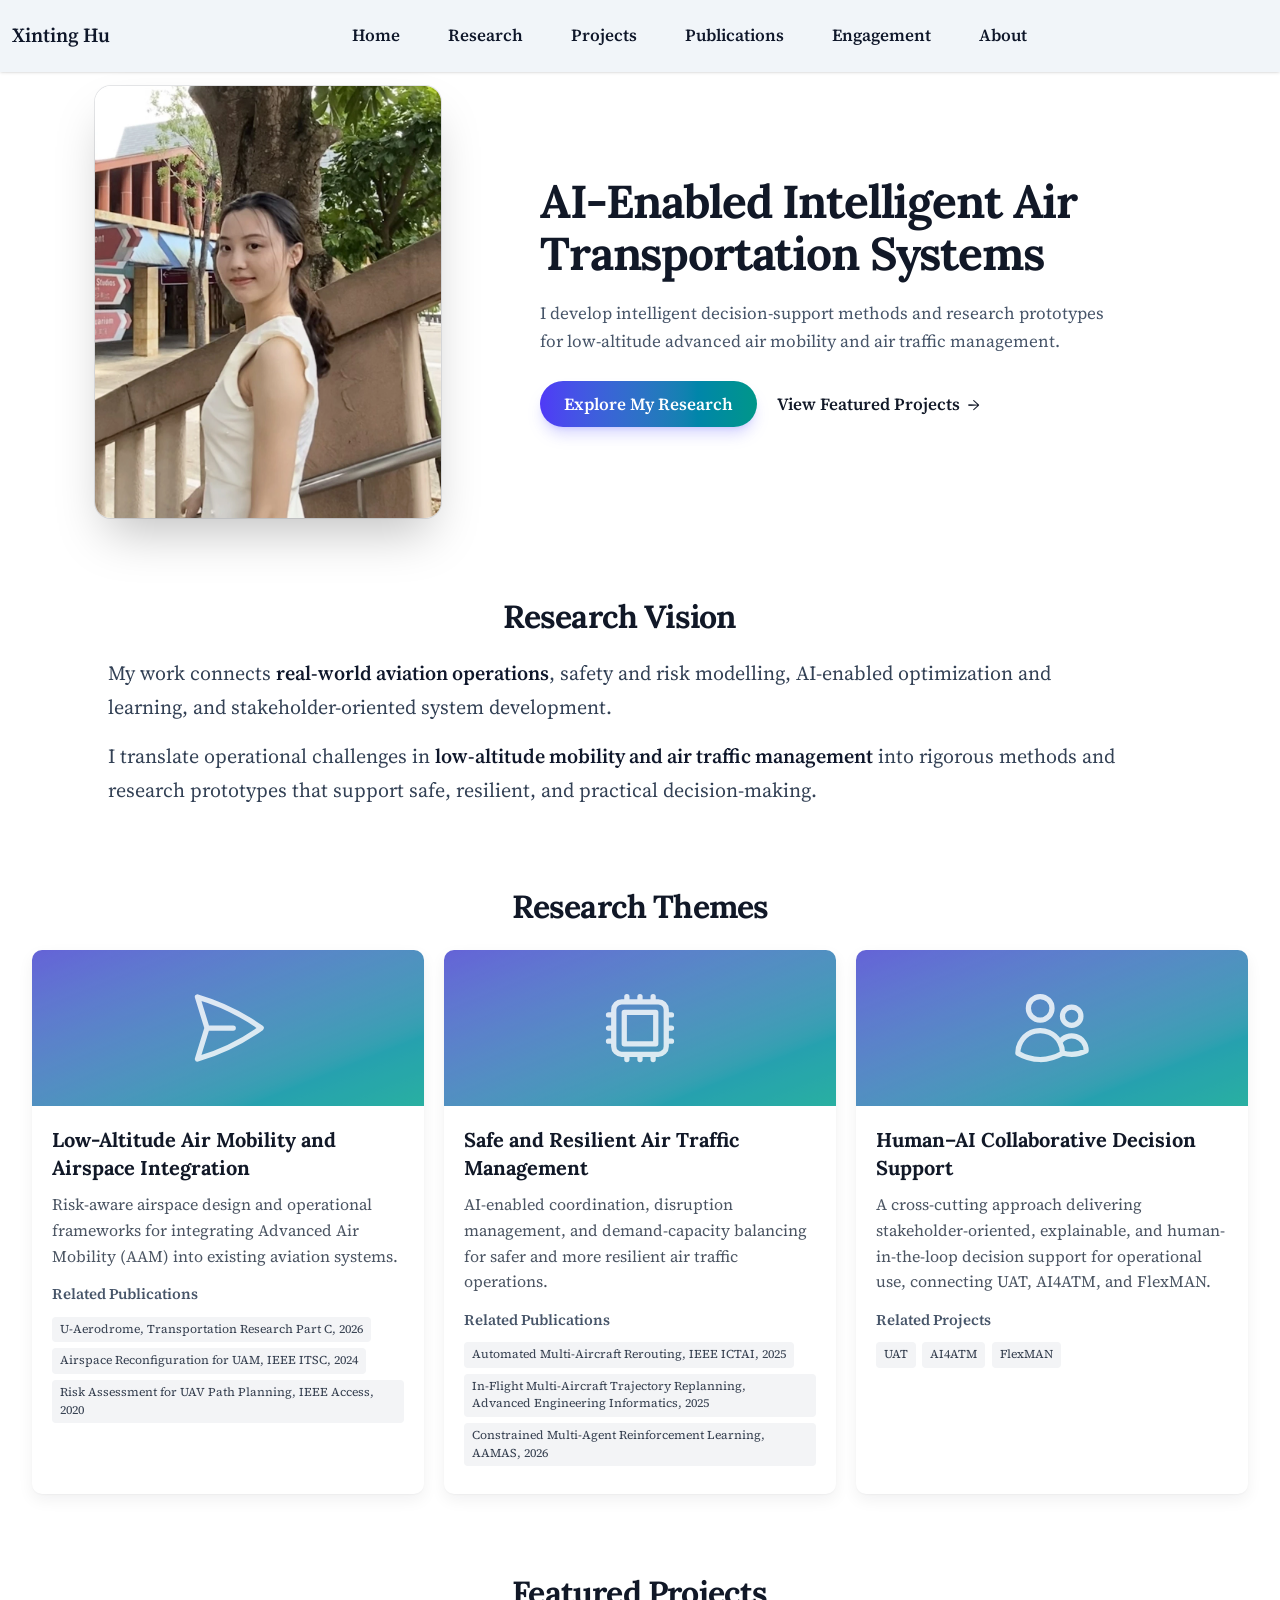
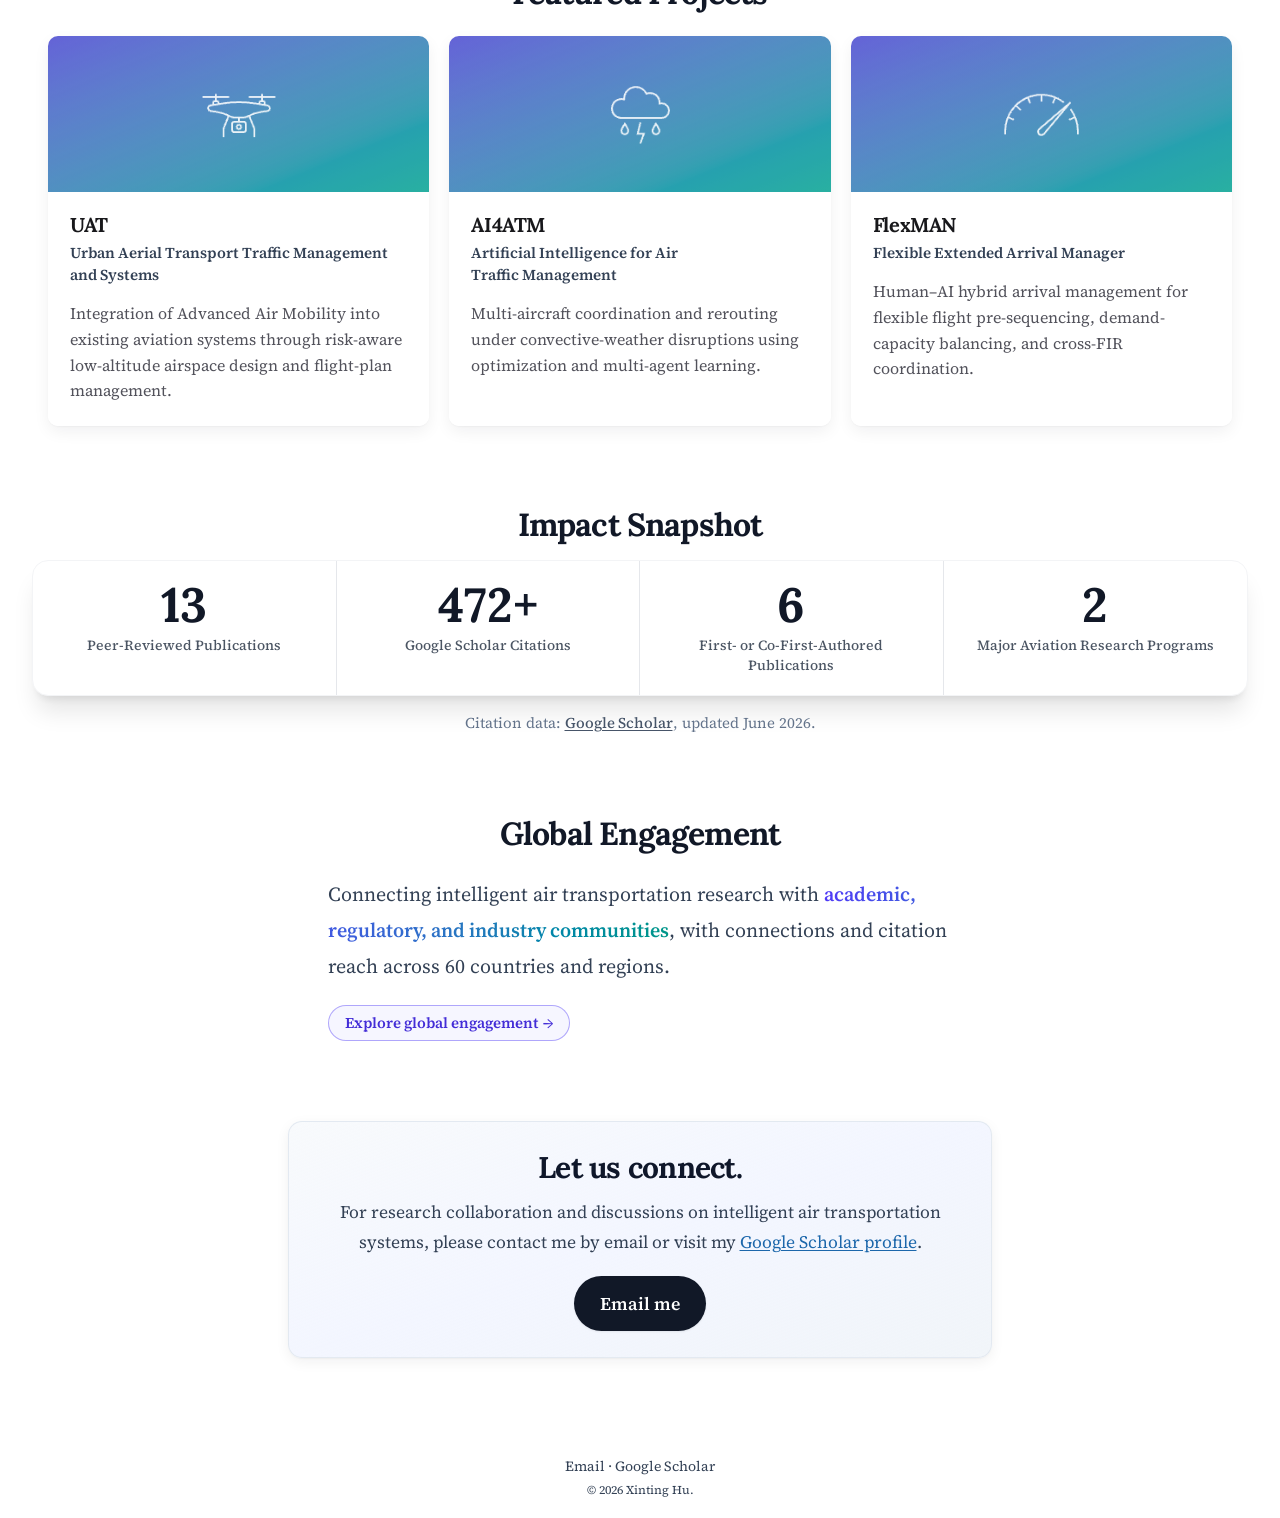
<file: index.html>
<!doctype html><html lang=en-us dir=ltr data-wc-theme-default=light data-hbb-relurl=/><head><meta charset=utf-8><meta name=viewport content="width=device-width,initial-scale=1"><meta http-equiv=X-UA-Compatible content="IE=edge"><meta name=generator content="Hugo Blox Kit 0.12.0"><script>try{localStorage.removeItem("wc-color-theme")}catch{}</script><meta name=author content="Xinting Hu"><meta name=description content="AI-enabled air transportation systems for safe, resilient, and human-centered operations."><link rel=alternate hreflang=en-us href=https://xintinghu.github.io/><style>:root{--color-primary-100:oklch(0.93 0.034 272.788);--color-primary-200:oklch(0.87 0.065 274.039);--color-primary-300:oklch(0.785 0.115 274.713);--color-primary-400:oklch(0.673 0.182 276.935);--color-primary-50:oklch(0.962 0.018 272.314);--color-primary-500:oklch(0.585 0.233 277.117);--color-primary-600:oklch(0.511 0.262 276.966);--color-primary-700:oklch(0.457 0.24 277.023);--color-primary-800:oklch(0.398 0.195 277.366);--color-primary-900:oklch(0.359 0.144 278.697);--color-primary-950:oklch(0.257 0.09 281.288);--hb-primary-500-rgb:128 128 128;--color-secondary-100:oklch(0.953 0.051 180.801);--color-secondary-200:oklch(0.91 0.096 180.426);--color-secondary-300:oklch(0.855 0.138 181.071);--color-secondary-400:oklch(0.777 0.152 181.912);--color-secondary-50:oklch(0.984 0.014 180.72);--color-secondary-500:oklch(0.704 0.14 182.503);--color-secondary-600:oklch(0.6 0.118 184.704);--color-secondary-700:oklch(0.511 0.096 186.391);--color-secondary-800:oklch(0.437 0.078 188.216);--color-secondary-900:oklch(0.386 0.063 188.416);--color-secondary-950:oklch(0.277 0.046 192.524);--hb-secondary-500-rgb:128 128 128;--hb-color-background:#ffffff;--hb-color-foreground:#111827;--hb-color-header-bg:#f1f5f9;--hb-color-header-fg:#0f172a;--hb-color-footer-bg:#f3f4f6;--hb-color-footer-fg:#0f172a}.dark{--color-primary-100:oklch(0.932 0.032 255.585);--color-primary-200:oklch(0.882 0.059 254.128);--color-primary-300:oklch(0.809 0.105 251.813);--color-primary-400:oklch(0.707 0.165 254.624);--color-primary-50:oklch(0.97 0.014 254.604);--color-primary-500:oklch(0.623 0.214 259.815);--color-primary-600:oklch(0.546 0.245 262.881);--color-primary-700:oklch(0.488 0.243 264.376);--color-primary-800:oklch(0.424 0.199 265.638);--color-primary-900:oklch(0.379 0.146 265.522);--color-primary-950:oklch(0.282 0.091 267.935);--hb-primary-500-rgb:128 128 128;--color-secondary-100:oklch(0.953 0.051 180.801);--color-secondary-200:oklch(0.91 0.096 180.426);--color-secondary-300:oklch(0.855 0.138 181.071);--color-secondary-400:oklch(0.777 0.152 181.912);--color-secondary-50:oklch(0.984 0.014 180.72);--color-secondary-500:oklch(0.704 0.14 182.503);--color-secondary-600:oklch(0.6 0.118 184.704);--color-secondary-700:oklch(0.511 0.096 186.391);--color-secondary-800:oklch(0.437 0.078 188.216);--color-secondary-900:oklch(0.386 0.063 188.416);--color-secondary-950:oklch(0.277 0.046 192.524);--hb-secondary-500-rgb:128 128 128;--hb-color-background:#0f172a;--hb-color-foreground:#f8fafc;--hb-color-header-bg:#0f172a;--hb-color-header-fg:#f8fafc;--hb-color-footer-bg:#111827;--hb-color-footer-fg:#e5e7eb}</style>
    

  
  
  

  
  

  
  
    
  
  
    
  
    
  
    
  
    
  

  
  

  
  
  
    
      
        <link rel="stylesheet" href="/css/_entry.ff379319e37ca9433ffa06f4652a7da70f9ab7bc861d4d746cc07fabba45df73.css" integrity="sha256-/zeTGeN8qUM/&#43;gb0ZSp9pw&#43;at7yGHU10bMB/q7pF33M=" crossorigin="anonymous">
      
    
  


  
<link href=/css/custom.min.108e9c38a436efbe693285b80ec4043afdaec730303710a23e2370d46eece0bf.css rel=stylesheet><script src=/js/hb-head.min.e9ff67ddf77122b225756bf5a926e24420bea2586199fddcb3b1813a009f4ee5.js integrity="sha256-6f9n3fdxIrIldWv1qSbiRCC+olhhmf3cs7GBOgCfTuU=" crossorigin=anonymous></script><link rel=alternate href=/index.xml type=application/rss+xml title="Xinting Hu"><link rel=icon type=image/png href=/media/icon_hu_43d65de9230a6c05.png><link rel=apple-touch-icon type=image/png href=/media/icon_hu_39902579fe17d0b4.png><link rel=canonical href=https://xintinghu.github.io/><meta property="twitter:card" content="summary"><meta property="og:site_name" content="Xinting Hu"><meta property="og:url" content="https://xintinghu.github.io/"><meta property="og:title" content="Xinting Hu"><meta property="og:description" content="AI-enabled air transportation systems for safe, resilient, and human-centered operations."><meta property="og:image" content="https://xintinghu.github.io/media/icon_hu_1c0e9cb08cfb822a.png"><meta property="twitter:image" content="https://xintinghu.github.io/media/icon_hu_1c0e9cb08cfb822a.png"><meta property="og:locale" content="en-us"><script type=application/ld+json>{"@context":"https://schema.org","@type":"WebSite","potentialAction":{"@type":"SearchAction","target":"https://xintinghu.github.io/?q={search_term_string}","query-input":"required name=search_term_string"},"url":"https://xintinghu.github.io/"}</script><title>Xinting Hu</title><link rel=preconnect href=https://fonts.googleapis.com><link rel=preconnect href=https://fonts.gstatic.com crossorigin><link href="https://fonts.googleapis.com/css2?family=Lora:wght@100..900&amp;family=Source+Serif+4:wght@100..900&amp;family=Source+Code+Pro:wght@400&amp;display=swap" rel=stylesheet><style>:root{--hb-font-heading:'Lora', ui-serif, Georgia, Cambria, 'Times New Roman', Times, serif;--hb-font-body:'Source Serif 4', ui-serif, Georgia, Cambria, 'Times New Roman', Times, serif;--hb-font-code:'Source Code Pro', ui-monospace, SFMono-Regular, Menlo, Monaco, Consolas, 'Liberation Mono', 'Courier New', monospace;--hb-font-nav:'Lora', ui-serif, Georgia, Cambria, 'Times New Roman', Times, serif;--hb-font-weight-heading:500;--hb-font-weight-body:400;--hb-font-weight-body-bold:600;--hb-font-leading-heading:1.2;--hb-font-leading-body:1.7;--hb-font-leading-code:1.5;--hb-font-tracking-heading:0;--hb-font-tracking-body:0;--hb-font-tracking-caps:0.05em;--hb-font-size-base:1rem;--hb-font-size-sm:0.875rem;--hb-font-size-lg:1.125rem;--hb-font-family-sans:'Source Serif 4', ui-serif, Georgia, Cambria, 'Times New Roman', Times, serif}</style><style>:root{--hb-radius:0.5rem;--hb-spacing-base:1rem;--hb-spacing-section:4rem}</style><script defer src=/js/hugo-blox-en.min.50bf5376bbbd2aea9b2e03e195eeee2f0afad8e84589a94b0ee493111b4be271.js integrity="sha256-UL9Tdru9KuqbLgPhle7uLwr62OhFialLDuSTERtL4nE="></script><script defer src=/assets/js/preact-built/hero.0d6ad2cfa743980c59d68ee1ef01de4bd8341d47b7ccea8a92b643b1af79bf77.js integrity="sha256-DWrSz6dDmAxZ1o7h7wHeS9g0HUe3zOqKkrZDsa95v3c="></script><script defer src=/assets/js/preact-built/stats.7d99d28802c7d9d0f050dbcb9e1b0f627023705a61539070f1976127e1ba7006.js integrity="sha256-fZnSiALH2dDwUNvLnhsPYnAjcFphU5Bw8ZdhJ+G6cAY="></script><script defer src=/assets/js/preact-built/cta-card.3e4e8290b1e1ee7e8123c93e9d5e88934495ef23ae10f6a182bc3e196c2270ee.js integrity="sha256-Pk6CkLHh7n6BI8k+nV6Ik0SV7yOuEPahgrw+GWwicO4="></script><script async defer src=https://buttons.github.io/buttons.js></script></head><body class="bg-[var(--hb-color-background)] text-[var(--hb-color-foreground)] page-wrapper" id=top><div id=page-bg></div><div class="page-header sticky top-0 z-30"><header id=site-header class=header><nav class="navbar px-3 flex justify-start"><div class="order-0 h-full"><a class=navbar-brand href=/ title="Xinting Hu">Xinting Hu</a></div><input id=nav-toggle type=checkbox class=hidden>
<label for=nav-toggle class="order-3 cursor-pointer flex items-center lg:hidden text-[var(--hb-color-header-fg)] lg:order-1"><svg id="show-button" class="h-6 fill-current block" viewBox="0 0 20 20"><title>Open Menu</title><path d="M0 3h20v2H0V3zm0 6h20v2H0V9zm0 6h20v2H0V0z"/></svg>
<svg id="hide-button" class="h-6 fill-current hidden" viewBox="0 0 20 20"><title>Close Menu</title><polygon points="11 9 22 9 22 11 11 11 11 22 9 22 9 11 -2 11 -2 9 9 9 9 -2 11 -2" transform="rotate(45 10 10)"/></svg></label><ul id=nav-menu class="navbar-nav order-3 hidden lg:flex w-full pb-6 lg:order-1 lg:w-auto lg:space-x-2 lg:pb-0 xl:space-x-8 justify-start"><li class=nav-item><a class="nav-link active" href=/>Home</a></li><li class=nav-item><a class=nav-link href=/research/>Research</a></li><li class=nav-item><a class=nav-link href=/projects/>Projects</a></li><li class=nav-item><a class=nav-link href=/publications/>Publications</a></li><li class=nav-item><a class=nav-link href=/engagement/>Engagement</a></li><li class=nav-item><a class=nav-link href=/about/>About</a></li></ul><div class="order-1 ml-auto flex items-center md:order-2 lg:ml-0"></div></nav></header></div><div class=page-body><section id=section-hero class="relative isolate hbb-section blox-_ homepage-hero" style=padding:0><div class=home-section-bg></div><div class="hero-block-container preact-block" data-block-type=hero data-props='{"content":{"media":{"alt":"Xinting Hu","src":"xinting-hu-hero.png","type":"image"},"primary_action":{"text":"Explore My Research","url":"/research/"},"secondary_action":{"text":"View Featured Projects","url":"/projects/"},"text":"I develop intelligent decision-support methods and research prototypes for low‑altitude advanced air mobility and air traffic management.","title":"AI-Enabled Intelligent Air Transportation Systems"},"design":{"css_class":"homepage-hero","layout":"split-right","size":"compact","spacing":{"padding":["0","0","0","0"]}},"id":"section-hero","media_image":{"height":750,"src":"/media/xinting-hu-hero_hu_82a67ac106eb50f.webp","srcset":"/media/xinting-hu-hero_hu_82a67ac106eb50f.webp 600w, /media/xinting-hu-hero_hu_770a0cf3cf3edd5.webp 900w, /media/xinting-hu-hero_hu_911d32c9ab36da2c.webp 1200w","width":600},"type":"hero"}' data-preact-render=true></div></section><section id=section-markdown class="relative isolate hbb-section blox-_ homepage-research-vision" style=padding:0><div class=home-section-bg></div><div class="flex flex-col items-center max-w-prose mx-auto gap-3 justify-center px-6"><div class="mb-6 text-3xl font-bold text-gray-900 dark:text-white">Research Vision</div><div class="prose prose-slate lg:prose-xl dark:prose-invert max-w-prose"><p>My work connects <strong>real-world aviation operations</strong>, safety and risk modelling, AI-enabled optimization and learning, and stakeholder-oriented system development.</p><p>I translate operational challenges in <strong>low-altitude mobility and air traffic management</strong> into rigorous methods and research prototypes that support safe, resilient, and practical decision-making.</p></div></div></section><section id=section-focus-areas class="relative isolate hbb-section blox-_ homepage-research-themes" style=padding:0><div class=home-section-bg></div><div class="py-16 sm:py-20 lg:py-24 px-4 sm:px-6 lg:px-8"><div class="max-w-7xl mx-auto"><div class="text-center max-w-3xl mx-auto mb-12 lg:mb-16"><h2 class="text-3xl sm:text-4xl lg:text-5xl font-bold text-gray-900 dark:text-white tracking-tight mb-4">Research Themes</h2></div><div class="grid grid-cols-1 md:grid-cols-2 lg:grid-cols-3 gap-8 lg:gap-10"><div class="group relative"><div class="h-full bg-white dark:bg-gray-800 rounded-2xl shadow-lg hover:shadow-2xl transition-all duration-300 transform hover:-translate-y-2 overflow-hidden flex flex-col"><div class="relative h-48 bg-gradient-to-br from-primary-500 to-secondary-500 overflow-hidden"><div class="absolute inset-0 flex items-center justify-center"><svg class="w-24 h-24 text-white/80 group-hover:scale-110 transition-transform duration-300" viewBox="0 0 24 24"><path fill="none" stroke="currentColor" stroke-linecap="round" stroke-linejoin="round" stroke-width="1.5" d="M6 12 3.269 3.125A59.8 59.8.0 0121.486 12 59.8 59.8.0 013.269 20.875zm0 0h7.5"/></svg></div></div><div class="flex flex-col flex-1 p-6"><div class=flex-1><h3 class="text-xl font-bold text-gray-900 dark:text-white mb-3">Low-Altitude Air Mobility and Airspace Integration</h3><p class="text-gray-600 dark:text-gray-400 mb-4">Risk-aware airspace design and operational frameworks for integrating Advanced Air Mobility (AAM) into existing aviation systems.<span class=homepage-theme-chip-label>Related Publications</span></p><div class="flex flex-wrap gap-2 mb-6"><span class="inline-block px-2 py-1 bg-gray-100 dark:bg-gray-700 text-gray-700 dark:text-gray-300 text-xs rounded">U-Aerodrome, Transportation Research Part C, 2026
</span><span class="inline-block px-2 py-1 bg-gray-100 dark:bg-gray-700 text-gray-700 dark:text-gray-300 text-xs rounded">Airspace Reconfiguration for UAM, IEEE ITSC, 2024
</span><span class="inline-block px-2 py-1 bg-gray-100 dark:bg-gray-700 text-gray-700 dark:text-gray-300 text-xs rounded">Risk Assessment for UAV Path Planning, IEEE Access, 2020</span></div></div><div class=mt-auto></div></div></div></div><div class="group relative"><div class="h-full bg-white dark:bg-gray-800 rounded-2xl shadow-lg hover:shadow-2xl transition-all duration-300 transform hover:-translate-y-2 overflow-hidden flex flex-col"><div class="relative h-48 bg-gradient-to-br from-primary-500 to-secondary-500 overflow-hidden"><div class="absolute inset-0 flex items-center justify-center"><svg class="w-24 h-24 text-white/80 group-hover:scale-110 transition-transform duration-300" viewBox="0 0 24 24"><path fill="none" stroke="currentColor" stroke-linecap="round" stroke-linejoin="round" stroke-width="1.5" d="M8.25 3v1.5M4.5 8.25H3m18 0h-1.5M4.5 12H3m18 0h-1.5m-15 3.75H3m18 0h-1.5M8.25 19.5V21M12 3v1.5m0 15V21m3.75-18v1.5m0 15V21m-9-1.5h10.5a2.25 2.25.0 002.25-2.25V6.75A2.25 2.25.0 0017.25 4.5H6.75A2.25 2.25.0 004.5 6.75v10.5a2.25 2.25.0 002.25 2.25m.75-12h9v9h-9z"/></svg></div></div><div class="flex flex-col flex-1 p-6"><div class=flex-1><h3 class="text-xl font-bold text-gray-900 dark:text-white mb-3">Safe and Resilient Air Traffic Management</h3><p class="text-gray-600 dark:text-gray-400 mb-4">AI-enabled coordination, disruption management, and demand-capacity balancing for safer and more resilient air traffic operations.<span class=homepage-theme-chip-label>Related Publications</span></p><div class="flex flex-wrap gap-2 mb-6"><span class="inline-block px-2 py-1 bg-gray-100 dark:bg-gray-700 text-gray-700 dark:text-gray-300 text-xs rounded">Automated Multi-Aircraft Rerouting, IEEE ICTAI, 2025
</span><span class="inline-block px-2 py-1 bg-gray-100 dark:bg-gray-700 text-gray-700 dark:text-gray-300 text-xs rounded">In-Flight Multi-Aircraft Trajectory Replanning, Advanced Engineering Informatics, 2025
</span><span class="inline-block px-2 py-1 bg-gray-100 dark:bg-gray-700 text-gray-700 dark:text-gray-300 text-xs rounded">Constrained Multi-Agent Reinforcement Learning, AAMAS, 2026</span></div></div><div class=mt-auto></div></div></div></div><div class="group relative"><div class="h-full bg-white dark:bg-gray-800 rounded-2xl shadow-lg hover:shadow-2xl transition-all duration-300 transform hover:-translate-y-2 overflow-hidden flex flex-col"><div class="relative h-48 bg-gradient-to-br from-primary-500 to-secondary-500 overflow-hidden"><div class="absolute inset-0 flex items-center justify-center"><svg class="w-24 h-24 text-white/80 group-hover:scale-110 transition-transform duration-300" viewBox="0 0 24 24"><path fill="none" stroke="currentColor" stroke-linecap="round" stroke-linejoin="round" stroke-width="1.5" d="M15 19.128a9.4 9.4.0 002.625.372 9.3 9.3.0 004.121-.952q.004-.086.004-.173a4.125 4.125.0 00-7.536-2.32M15 19.128v-.003c0-1.113-.285-2.16-.786-3.07M15 19.128v.106A12.3 12.3.0 018.624 21c-2.331.0-4.512-.645-6.374-1.766l-.001-.109a6.375 6.375.0 0111.964-3.07M12 6.375a3.375 3.375.0 11-6.75.0 3.375 3.375.0 016.75.0m8.25 2.25a2.625 2.625.0 11-5.25.0 2.625 2.625.0 015.25.0"/></svg></div></div><div class="flex flex-col flex-1 p-6"><div class=flex-1><h3 class="text-xl font-bold text-gray-900 dark:text-white mb-3">Human–AI Collaborative Decision Support</h3><p class="text-gray-600 dark:text-gray-400 mb-4">A cross-cutting approach delivering stakeholder-oriented, explainable, and human-in-the-loop decision support for operational use, connecting UAT, AI4ATM, and FlexMAN.<span class=homepage-theme-chip-label>Related Projects</span></p><div class="flex flex-wrap gap-2 mb-6"><span class="inline-block px-2 py-1 bg-gray-100 dark:bg-gray-700 text-gray-700 dark:text-gray-300 text-xs rounded">UAT
</span><span class="inline-block px-2 py-1 bg-gray-100 dark:bg-gray-700 text-gray-700 dark:text-gray-300 text-xs rounded">AI4ATM
</span><span class="inline-block px-2 py-1 bg-gray-100 dark:bg-gray-700 text-gray-700 dark:text-gray-300 text-xs rounded">FlexMAN</span></div></div><div class=mt-auto></div></div></div></div></div></div></div></section><section id=section-home-featured-projects class="relative isolate hbb-section blox-_ homepage-featured-projects" style=padding:0><div class=home-section-bg></div><div class="flex flex-col items-center max-w-prose mx-auto gap-3 justify-center px-6 md:px-0"><div class="mb-6 text-3xl font-bold text-gray-900 dark:text-white">Featured Projects</div></div><div class="flex flex-col items-center px-6"><div class="homepage-featured-projects__grid container mx-auto"><a class=homepage-featured-project-card__link href=/projects/uat/ aria-label="UAT — Urban Aerial Transport Traffic Management and Systems"><article class=homepage-featured-project-card><div class=homepage-featured-project-card__icon-panel><img class=homepage-featured-project-card__icon src=/icons/home-featured/uat-drone.png width=83 height=83 alt aria-hidden=true></div><div class=homepage-featured-project-card__body><h3 class=homepage-featured-project-card__title>UAT</h3><p class=homepage-featured-project-card__full-name>Urban Aerial Transport Traffic Management and Systems</p><p class=homepage-featured-project-card__summary>Integration of Advanced Air Mobility into existing aviation systems through risk-aware low-altitude airspace design and flight-plan management.</p></div></article></a><a class=homepage-featured-project-card__link href=/projects/ai4atm/ aria-label="AI4ATM — Artificial Intelligence for Air Traffic Management"><article class=homepage-featured-project-card><div class=homepage-featured-project-card__icon-panel><img class=homepage-featured-project-card__icon src=/icons/home-featured/ai4atm-storm.png width=83 height=83 alt aria-hidden=true></div><div class=homepage-featured-project-card__body><h3 class=homepage-featured-project-card__title>AI4ATM</h3><p class=homepage-featured-project-card__full-name>Artificial Intelligence for Air Traffic Management</p><p class=homepage-featured-project-card__summary>Multi-aircraft coordination and rerouting under convective-weather disruptions using optimization and multi-agent learning.</p></div></article></a><a class=homepage-featured-project-card__link href=/projects/flexman/ aria-label="FlexMAN — Flexible Extended Arrival Manager"><article class=homepage-featured-project-card><div class=homepage-featured-project-card__icon-panel><img class=homepage-featured-project-card__icon src=/icons/home-featured/flexman-dashboard.png width=83 height=83 alt aria-hidden=true></div><div class=homepage-featured-project-card__body><h3 class=homepage-featured-project-card__title>FlexMAN</h3><p class=homepage-featured-project-card__full-name>Flexible Extended Arrival Manager</p><p class=homepage-featured-project-card__summary>Human–AI hybrid arrival management for flexible flight pre-sequencing, demand-capacity balancing, and cross-FIR coordination.</p></div></article></a></div></div></section><section id=section-stats class="relative isolate hbb-section blox-_ homepage-impact-snapshot" style=padding:0><div class=home-section-bg></div><div class="stats-block-container preact-block" data-block-type=stats data-props='{"content":{"items":[{"description":"Peer-Reviewed Publications","statistic":"23"},{"description":"Google Scholar Citations","statistic":"850+"},{"description":"First- or Co-First-Authored Publications","statistic":"11"},{"description":"Major Aviation Research Programs","statistic":"3"}],"title":"Impact Snapshot"},"design":{"css_class":"homepage-impact-snapshot","layout":"compact","spacing":{"padding":["0","0","0","0"]}},"id":"section-stats","type":"stats"}' data-preact-render=true></div></section><section id=section-markdown class="relative isolate hbb-section blox-_ homepage-impact-source-note" style=padding:0><div class=home-section-bg></div><div class="flex flex-col items-center max-w-prose mx-auto gap-3 justify-center px-6"><div class="prose prose-slate lg:prose-xl dark:prose-invert max-w-prose">Citation data: <a href="https://scholar.google.com/citations?user=6xk8K2EAAAAJ" target=_blank rel=noopener>Google Scholar</a>, updated June 2026.</div></div></section><section id=section-markdown class="relative isolate hbb-section blox-_ homepage-global-engagement" style=padding:0><div class=home-section-bg></div><div class="flex flex-col items-center max-w-prose mx-auto gap-3 justify-center px-6"><div class="mb-6 text-3xl font-bold text-gray-900 dark:text-white">Global Engagement</div><div class="prose prose-slate lg:prose-xl dark:prose-invert max-w-prose"><p>Connecting intelligent air transportation research with <span class=homepage-engagement-communities>academic, regulatory, and industry communities</span>, with connections and citation reach across 60 countries and regions.</p><p><a class=homepage-engagement-cta href=/engagement/>Explore global engagement <span class=homepage-engagement-cta-arrow>→</span></a></p></div></div></section><section id=section-cta-card class="relative isolate hbb-section blox-_ homepage-contact-cta" style=padding:0><div class=home-section-bg></div><div class="cta-card-block-container preact-block" data-block-type=cta-card data-props='{"content":{"button":{"text":"Email me","url":"mailto:xinting002@e.ntu.edu.sg"},"text":"For research collaboration and discussions on intelligent air transportation systems, please contact me by email or visit my [Google Scholar profile](https://scholar.google.com/citations?user=6xk8K2EAAAAJ).","title":"Let us connect."},"design":{"card":{"css_class":"homepage-contact-cta-card bg-gradient-to-br from-slate-50 via-primary-50/70 to-slate-100 dark:from-slate-900 dark:via-primary-950/35 dark:to-slate-900 border border-slate-200/90 dark:border-slate-700/80","overlay_opacity":0,"text_color":"dark"},"css_class":"homepage-contact-cta","spacing":{"padding":["0","0","0","0"]}},"id":"section-cta-card","type":"cta-card"}' data-preact-render=true></div></section></div><div class=page-footer><footer class="container mx-auto flex flex-col justify-items-center text-sm leading-6 mt-24 mb-4 text-slate-700 dark:text-slate-200"><p class=text-center><a href=mailto:xinting002@e.ntu.edu.sg>Email</a> · <a href="https://scholar.google.com/citations?user=6xk8K2EAAAAJ" target=_blank rel=noopener>Google Scholar</a></p><p class="powered-by text-center">© 2026 Xinting Hu.</p></footer></div><div id=hb-notification-container class="fixed top-20 right-4 z-[9999] pointer-events-none" aria-live=polite aria-atomic=true></div><script src=/research/research-cycle.js></script></body></html>
</file>
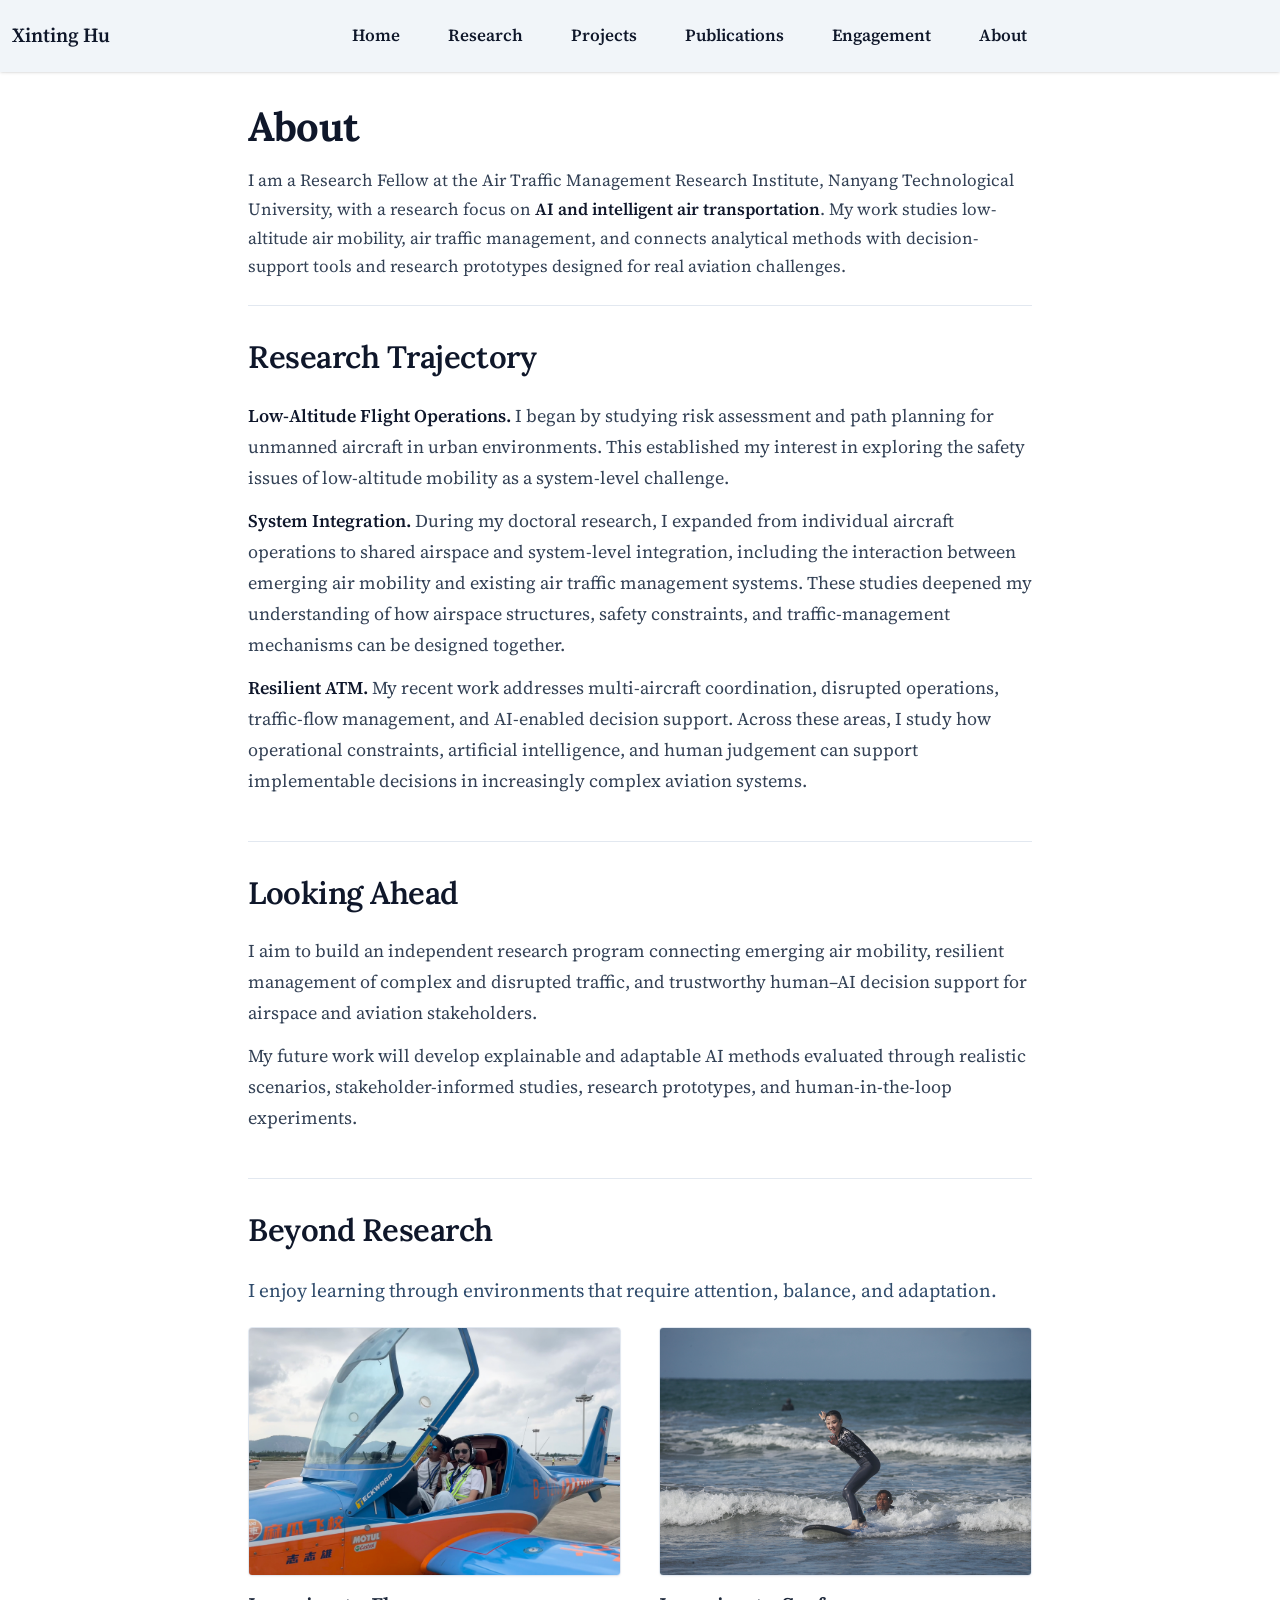
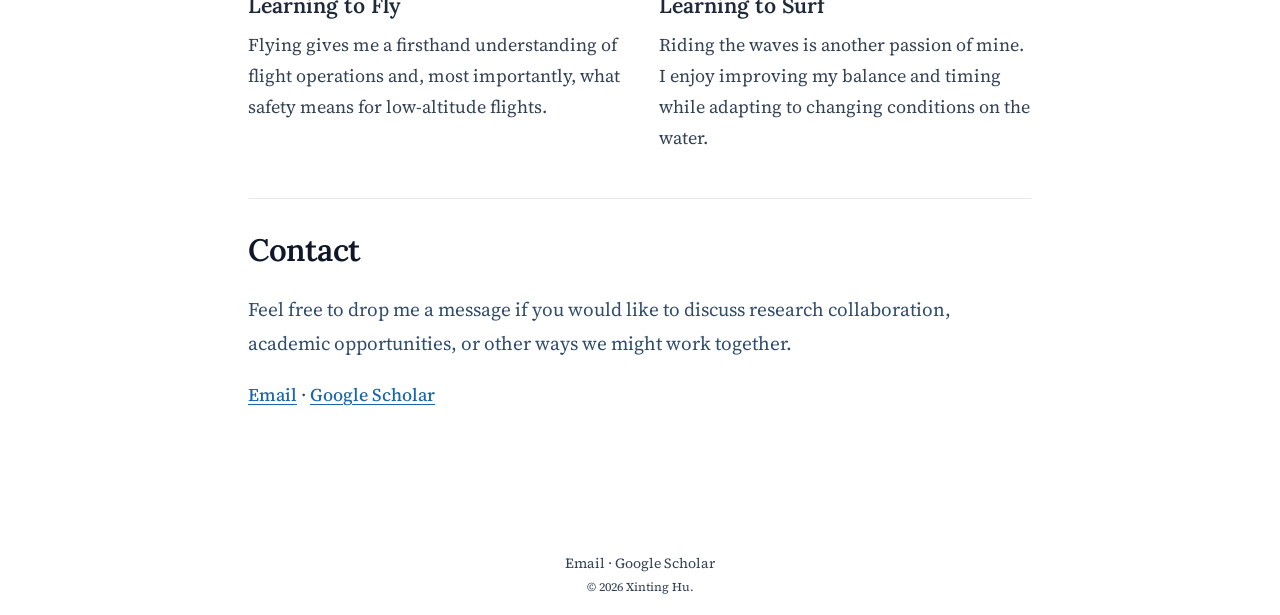
<file: about/index.html>
<!doctype html><html lang=en-us dir=ltr data-wc-theme-default=light data-hbb-relurl=/><head><meta charset=utf-8><meta name=viewport content="width=device-width,initial-scale=1"><meta http-equiv=X-UA-Compatible content="IE=edge"><meta name=generator content="Hugo Blox Kit 0.12.0"><script>try{localStorage.removeItem("wc-color-theme")}catch{}</script><meta name=author content="Xinting Hu"><meta name=description content="AI-enabled air transportation systems for safe, resilient, and human-centered operations."><link rel=alternate hreflang=en-us href=https://xintinghu.github.io/about/><style>:root{--color-primary-100:oklch(0.93 0.034 272.788);--color-primary-200:oklch(0.87 0.065 274.039);--color-primary-300:oklch(0.785 0.115 274.713);--color-primary-400:oklch(0.673 0.182 276.935);--color-primary-50:oklch(0.962 0.018 272.314);--color-primary-500:oklch(0.585 0.233 277.117);--color-primary-600:oklch(0.511 0.262 276.966);--color-primary-700:oklch(0.457 0.24 277.023);--color-primary-800:oklch(0.398 0.195 277.366);--color-primary-900:oklch(0.359 0.144 278.697);--color-primary-950:oklch(0.257 0.09 281.288);--hb-primary-500-rgb:128 128 128;--color-secondary-100:oklch(0.953 0.051 180.801);--color-secondary-200:oklch(0.91 0.096 180.426);--color-secondary-300:oklch(0.855 0.138 181.071);--color-secondary-400:oklch(0.777 0.152 181.912);--color-secondary-50:oklch(0.984 0.014 180.72);--color-secondary-500:oklch(0.704 0.14 182.503);--color-secondary-600:oklch(0.6 0.118 184.704);--color-secondary-700:oklch(0.511 0.096 186.391);--color-secondary-800:oklch(0.437 0.078 188.216);--color-secondary-900:oklch(0.386 0.063 188.416);--color-secondary-950:oklch(0.277 0.046 192.524);--hb-secondary-500-rgb:128 128 128;--hb-color-background:#ffffff;--hb-color-foreground:#111827;--hb-color-header-bg:#f1f5f9;--hb-color-header-fg:#0f172a;--hb-color-footer-bg:#f3f4f6;--hb-color-footer-fg:#0f172a}.dark{--color-primary-100:oklch(0.932 0.032 255.585);--color-primary-200:oklch(0.882 0.059 254.128);--color-primary-300:oklch(0.809 0.105 251.813);--color-primary-400:oklch(0.707 0.165 254.624);--color-primary-50:oklch(0.97 0.014 254.604);--color-primary-500:oklch(0.623 0.214 259.815);--color-primary-600:oklch(0.546 0.245 262.881);--color-primary-700:oklch(0.488 0.243 264.376);--color-primary-800:oklch(0.424 0.199 265.638);--color-primary-900:oklch(0.379 0.146 265.522);--color-primary-950:oklch(0.282 0.091 267.935);--hb-primary-500-rgb:128 128 128;--color-secondary-100:oklch(0.953 0.051 180.801);--color-secondary-200:oklch(0.91 0.096 180.426);--color-secondary-300:oklch(0.855 0.138 181.071);--color-secondary-400:oklch(0.777 0.152 181.912);--color-secondary-50:oklch(0.984 0.014 180.72);--color-secondary-500:oklch(0.704 0.14 182.503);--color-secondary-600:oklch(0.6 0.118 184.704);--color-secondary-700:oklch(0.511 0.096 186.391);--color-secondary-800:oklch(0.437 0.078 188.216);--color-secondary-900:oklch(0.386 0.063 188.416);--color-secondary-950:oklch(0.277 0.046 192.524);--hb-secondary-500-rgb:128 128 128;--hb-color-background:#0f172a;--hb-color-foreground:#f8fafc;--hb-color-header-bg:#0f172a;--hb-color-header-fg:#f8fafc;--hb-color-footer-bg:#111827;--hb-color-footer-fg:#e5e7eb}</style>
    

  
  
  

  
  

  
  
    
  
  
    
  
    
  
    
  
    
  

  
  

  
  
  
    
      
        <link rel="stylesheet" href="/css/_entry.ff379319e37ca9433ffa06f4652a7da70f9ab7bc861d4d746cc07fabba45df73.css" integrity="sha256-/zeTGeN8qUM/&#43;gb0ZSp9pw&#43;at7yGHU10bMB/q7pF33M=" crossorigin="anonymous">
      
    
  


  
<link href=/css/custom.min.108e9c38a436efbe693285b80ec4043afdaec730303710a23e2370d46eece0bf.css rel=stylesheet><script src=/js/hb-head.min.e9ff67ddf77122b225756bf5a926e24420bea2586199fddcb3b1813a009f4ee5.js integrity="sha256-6f9n3fdxIrIldWv1qSbiRCC+olhhmf3cs7GBOgCfTuU=" crossorigin=anonymous></script><link rel=alternate href=/about/index.xml type=application/rss+xml title="Xinting Hu"><link rel=icon type=image/png href=/media/icon_hu_43d65de9230a6c05.png><link rel=apple-touch-icon type=image/png href=/media/icon_hu_39902579fe17d0b4.png><link rel=canonical href=https://xintinghu.github.io/about/><meta property="twitter:card" content="summary"><meta property="og:site_name" content="Xinting Hu"><meta property="og:url" content="https://xintinghu.github.io/about/"><meta property="og:title" content="About | Xinting Hu"><meta property="og:description" content="AI-enabled air transportation systems for safe, resilient, and human-centered operations."><meta property="og:image" content="https://xintinghu.github.io/media/icon_hu_1c0e9cb08cfb822a.png"><meta property="twitter:image" content="https://xintinghu.github.io/media/icon_hu_1c0e9cb08cfb822a.png"><meta property="og:locale" content="en-us"><script type=application/ld+json>{"@context":"https://schema.org","@id":"https://xintinghu.github.io/about/","@type":"CollectionPage","description":"AI-enabled air transportation systems for safe, resilient, and human-centered operations.","inLanguage":"en-us","isPartOf":{"@id":"https://xintinghu.github.io/","@type":"WebSite","name":"","url":"https://xintinghu.github.io/"},"name":"About","url":"https://xintinghu.github.io/about/"}</script><script type=application/ld+json>{"@context":"https://schema.org","@type":"BreadcrumbList","itemListElement":[{"@type":"ListItem","item":{"@id":"https://xintinghu.github.io/","name":"Home"},"name":"Home","position":1},{"@type":"ListItem","item":{"@id":"https://xintinghu.github.io/about/","name":"About"},"name":"About","position":2}]}</script><title>About | Xinting Hu</title><link rel=preconnect href=https://fonts.googleapis.com><link rel=preconnect href=https://fonts.gstatic.com crossorigin><link href="https://fonts.googleapis.com/css2?family=Lora:wght@100..900&amp;family=Source+Serif+4:wght@100..900&amp;family=Source+Code+Pro:wght@400&amp;display=swap" rel=stylesheet><style>:root{--hb-font-heading:'Lora', ui-serif, Georgia, Cambria, 'Times New Roman', Times, serif;--hb-font-body:'Source Serif 4', ui-serif, Georgia, Cambria, 'Times New Roman', Times, serif;--hb-font-code:'Source Code Pro', ui-monospace, SFMono-Regular, Menlo, Monaco, Consolas, 'Liberation Mono', 'Courier New', monospace;--hb-font-nav:'Lora', ui-serif, Georgia, Cambria, 'Times New Roman', Times, serif;--hb-font-weight-heading:500;--hb-font-weight-body:400;--hb-font-weight-body-bold:600;--hb-font-leading-heading:1.2;--hb-font-leading-body:1.7;--hb-font-leading-code:1.5;--hb-font-tracking-heading:0;--hb-font-tracking-body:0;--hb-font-tracking-caps:0.05em;--hb-font-size-base:1rem;--hb-font-size-sm:0.875rem;--hb-font-size-lg:1.125rem;--hb-font-family-sans:'Source Serif 4', ui-serif, Georgia, Cambria, 'Times New Roman', Times, serif}</style><style>:root{--hb-radius:0.5rem;--hb-spacing-base:1rem;--hb-spacing-section:4rem}</style><script defer src=/js/hugo-blox-en.min.50bf5376bbbd2aea9b2e03e195eeee2f0afad8e84589a94b0ee493111b4be271.js integrity="sha256-UL9Tdru9KuqbLgPhle7uLwr62OhFialLDuSTERtL4nE="></script><script async defer src=https://buttons.github.io/buttons.js></script></head><body class="bg-[var(--hb-color-background)] text-[var(--hb-color-foreground)] page-wrapper" id=top><div id=page-bg></div><div class="page-header sticky top-0 z-30"><header id=site-header class=header><nav class="navbar px-3 flex justify-start"><div class="order-0 h-full"><a class=navbar-brand href=/ title="Xinting Hu">Xinting Hu</a></div><input id=nav-toggle type=checkbox class=hidden>
<label for=nav-toggle class="order-3 cursor-pointer flex items-center lg:hidden text-[var(--hb-color-header-fg)] lg:order-1"><svg id="show-button" class="h-6 fill-current block" viewBox="0 0 20 20"><title>Open Menu</title><path d="M0 3h20v2H0V3zm0 6h20v2H0V9zm0 6h20v2H0V0z"/></svg>
<svg id="hide-button" class="h-6 fill-current hidden" viewBox="0 0 20 20"><title>Close Menu</title><polygon points="11 9 22 9 22 11 11 11 11 22 9 22 9 11 -2 11 -2 9 9 9 9 -2 11 -2" transform="rotate(45 10 10)"/></svg></label><ul id=nav-menu class="navbar-nav order-3 hidden lg:flex w-full pb-6 lg:order-1 lg:w-auto lg:space-x-2 lg:pb-0 xl:space-x-8 justify-start"><li class=nav-item><a class=nav-link href=/>Home</a></li><li class=nav-item><a class=nav-link href=/research/>Research</a></li><li class=nav-item><a class=nav-link href=/projects/>Projects</a></li><li class=nav-item><a class=nav-link href=/publications/>Publications</a></li><li class=nav-item><a class=nav-link href=/engagement/>Engagement</a></li><li class=nav-item><a class="nav-link active" href=/about/>About</a></li></ul><div class="order-1 ml-auto flex items-center md:order-2 lg:ml-0"></div></nav></header></div><div class=page-body><section id=section-markdown class="relative isolate hbb-section blox-_ page-intro about-intro" style=padding:0><div class=home-section-bg></div><div class="flex flex-col items-center max-w-prose mx-auto gap-3 justify-center px-6"><div class="prose prose-slate lg:prose-xl dark:prose-invert max-w-prose"><h1 id=about>About</h1><p>I am a Research Fellow at the Air Traffic Management Research Institute, Nanyang Technological University, with a research focus on <strong>AI and intelligent air transportation</strong>. My work studies low-altitude air mobility, air traffic management, and connects analytical methods with decision-support tools and research prototypes designed for real aviation challenges.</p></div></div></section><section id=section-markdown class="relative isolate hbb-section blox-_ about-section about-trajectory" style=padding:0><div class=home-section-bg></div><div class="flex flex-col items-center max-w-prose mx-auto gap-3 justify-center px-6"><div class="prose prose-slate lg:prose-xl dark:prose-invert max-w-prose"><h2 id=research-trajectory>Research Trajectory</h2><p><strong>Low-Altitude Flight Operations.</strong> I began by studying risk assessment and path planning for unmanned aircraft in urban environments. This established my interest in exploring the safety issues of low-altitude mobility as a system-level challenge.</p><p><strong>System Integration.</strong> During my doctoral research, I expanded from individual aircraft operations to shared airspace and system-level integration, including the interaction between emerging air mobility and existing air traffic management systems. These studies deepened my understanding of how airspace structures, safety constraints, and traffic-management mechanisms can be designed together.</p><p><strong>Resilient ATM.</strong> My recent work addresses multi-aircraft coordination, disrupted operations, traffic-flow management, and AI-enabled decision support. Across these areas, I study how operational constraints, artificial intelligence, and human judgement can support implementable decisions in increasingly complex aviation systems.</p></div></div></section><section id=section-markdown class="relative isolate hbb-section blox-_ about-section about-looking-ahead" style=padding:0><div class=home-section-bg></div><div class="flex flex-col items-center max-w-prose mx-auto gap-3 justify-center px-6"><div class="prose prose-slate lg:prose-xl dark:prose-invert max-w-prose"><h2 id=looking-ahead>Looking Ahead</h2><p>I aim to build an independent research program connecting emerging air mobility, resilient management of complex and disrupted traffic, and trustworthy human–AI decision support for airspace and aviation stakeholders.</p><p>My future work will develop explainable and adaptable AI methods evaluated through realistic scenarios, stakeholder-informed studies, research prototypes, and human-in-the-loop experiments.</p></div></div></section><section id=section-markdown class="relative isolate hbb-section blox-_ about-section about-beyond" style=padding:0><div class=home-section-bg></div><div class="flex flex-col items-center max-w-prose mx-auto gap-3 justify-center px-6"><div class="prose prose-slate lg:prose-xl dark:prose-invert max-w-prose"><h2 id=beyond-research>Beyond Research</h2><p class=about-section-lead>I enjoy learning through environments that require attention, balance, and adaptation.</p><div class="about-beyond-grid not-prose"><article class=about-beyond-item><figure class=about-beyond-photo-frame><img src=/media/about-preview/learning-to-fly-1.jpg alt="Xinting Hu seated in the cockpit during a flying lesson." class="about-beyond-photo about-beyond-photo-flying" width=1200 height=800 loading=lazy decoding=async></figure><h3>Learning to Fly</h3><p>Flying gives me a firsthand understanding of flight operations and, most importantly, what safety means for low-altitude flights.</p></article><article class=about-beyond-item><figure class=about-beyond-photo-frame><img src=/media/about-preview/learning-to-surf-1.jpg alt="Xinting Hu practising surfing in the ocean." class="about-beyond-photo about-beyond-photo-surfing" width=1200 height=800 loading=lazy decoding=async></figure><h3>Learning to Surf</h3><p>Riding the waves is another passion of mine. I enjoy improving my balance and timing while adapting to changing conditions on the water.</p></article></div></div></div></section><section id=section-markdown class="relative isolate hbb-section blox-_ about-section about-contact" style=padding:0><div class=home-section-bg></div><div class="flex flex-col items-center max-w-prose mx-auto gap-3 justify-center px-6"><div class="prose prose-slate lg:prose-xl dark:prose-invert max-w-prose"><h2 id=contact>Contact</h2><p class=about-section-lead>Feel free to drop me a message if you would like to discuss research collaboration, academic opportunities, or other ways we might work together.</p><p class=about-contact-links><a href=mailto:xinting002@e.ntu.edu.sg>Email</a> · <a href="https://scholar.google.com/citations?user=6xk8K2EAAAAJ" target=_blank rel="noopener noreferrer">Google Scholar</a></p></div></div></section></div><div class=page-footer><footer class="container mx-auto flex flex-col justify-items-center text-sm leading-6 mt-24 mb-4 text-slate-700 dark:text-slate-200"><p class=text-center><a href=mailto:xinting002@e.ntu.edu.sg>Email</a> · <a href="https://scholar.google.com/citations?user=6xk8K2EAAAAJ" target=_blank rel=noopener>Google Scholar</a></p><p class="powered-by text-center">© 2026 Xinting Hu.</p></footer></div><div id=hb-notification-container class="fixed top-20 right-4 z-[9999] pointer-events-none" aria-live=polite aria-atomic=true></div><script src=/research/research-cycle.js></script></body></html>
</file>
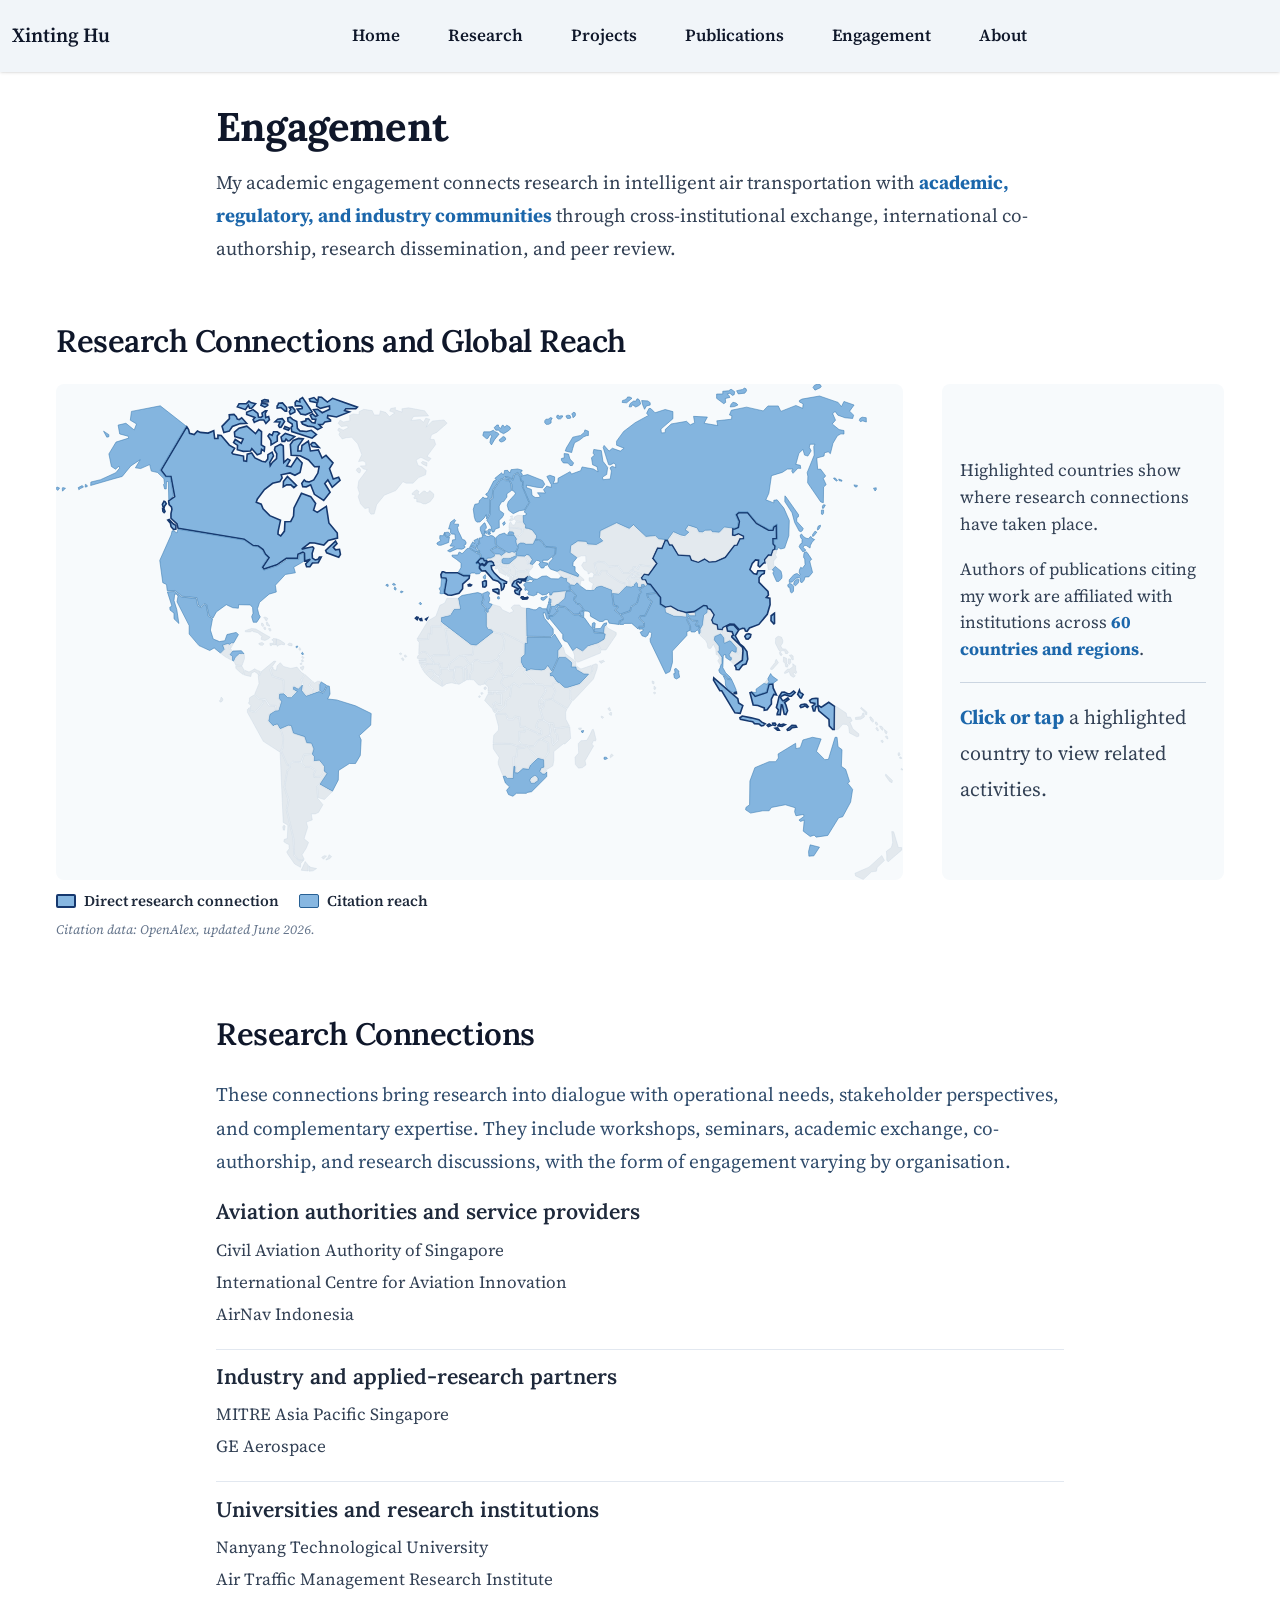
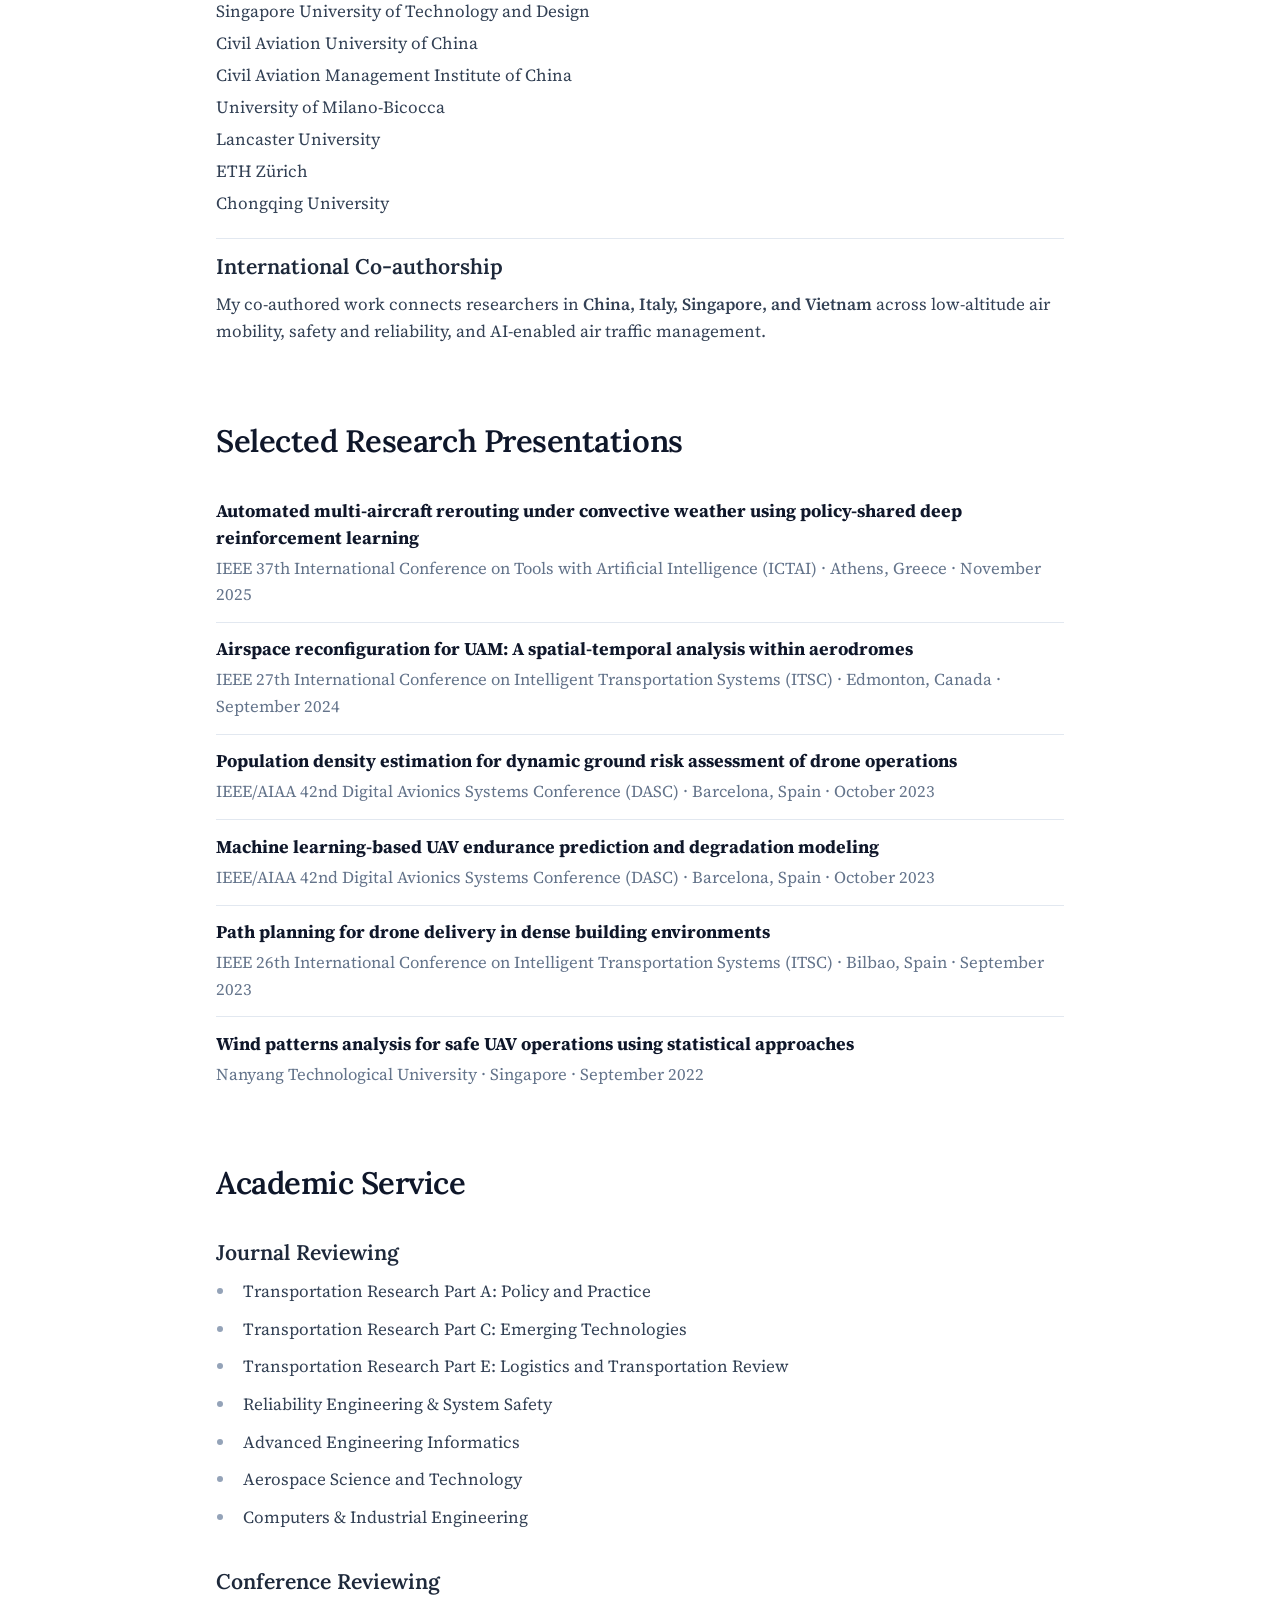
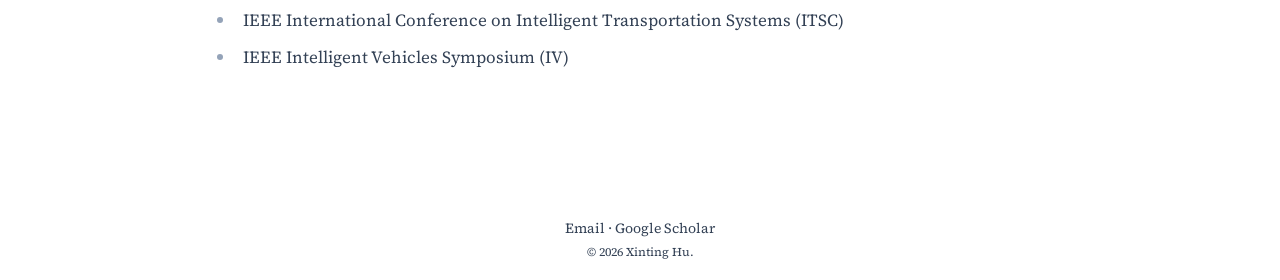
<file: engagement/index.html>
<!doctype html><html lang=en-us dir=ltr data-wc-theme-default=light data-hbb-relurl=/><head><meta charset=utf-8><meta name=viewport content="width=device-width,initial-scale=1"><meta http-equiv=X-UA-Compatible content="IE=edge"><meta name=generator content="Hugo Blox Kit 0.12.0"><script>try{localStorage.removeItem("wc-color-theme")}catch{}</script><meta name=author content="Xinting Hu"><meta name=description content="AI-enabled air transportation systems for safe, resilient, and human-centered operations."><link rel=alternate hreflang=en-us href=https://xintinghu.github.io/engagement/><style>:root{--color-primary-100:oklch(0.93 0.034 272.788);--color-primary-200:oklch(0.87 0.065 274.039);--color-primary-300:oklch(0.785 0.115 274.713);--color-primary-400:oklch(0.673 0.182 276.935);--color-primary-50:oklch(0.962 0.018 272.314);--color-primary-500:oklch(0.585 0.233 277.117);--color-primary-600:oklch(0.511 0.262 276.966);--color-primary-700:oklch(0.457 0.24 277.023);--color-primary-800:oklch(0.398 0.195 277.366);--color-primary-900:oklch(0.359 0.144 278.697);--color-primary-950:oklch(0.257 0.09 281.288);--hb-primary-500-rgb:128 128 128;--color-secondary-100:oklch(0.953 0.051 180.801);--color-secondary-200:oklch(0.91 0.096 180.426);--color-secondary-300:oklch(0.855 0.138 181.071);--color-secondary-400:oklch(0.777 0.152 181.912);--color-secondary-50:oklch(0.984 0.014 180.72);--color-secondary-500:oklch(0.704 0.14 182.503);--color-secondary-600:oklch(0.6 0.118 184.704);--color-secondary-700:oklch(0.511 0.096 186.391);--color-secondary-800:oklch(0.437 0.078 188.216);--color-secondary-900:oklch(0.386 0.063 188.416);--color-secondary-950:oklch(0.277 0.046 192.524);--hb-secondary-500-rgb:128 128 128;--hb-color-background:#ffffff;--hb-color-foreground:#111827;--hb-color-header-bg:#f1f5f9;--hb-color-header-fg:#0f172a;--hb-color-footer-bg:#f3f4f6;--hb-color-footer-fg:#0f172a}.dark{--color-primary-100:oklch(0.932 0.032 255.585);--color-primary-200:oklch(0.882 0.059 254.128);--color-primary-300:oklch(0.809 0.105 251.813);--color-primary-400:oklch(0.707 0.165 254.624);--color-primary-50:oklch(0.97 0.014 254.604);--color-primary-500:oklch(0.623 0.214 259.815);--color-primary-600:oklch(0.546 0.245 262.881);--color-primary-700:oklch(0.488 0.243 264.376);--color-primary-800:oklch(0.424 0.199 265.638);--color-primary-900:oklch(0.379 0.146 265.522);--color-primary-950:oklch(0.282 0.091 267.935);--hb-primary-500-rgb:128 128 128;--color-secondary-100:oklch(0.953 0.051 180.801);--color-secondary-200:oklch(0.91 0.096 180.426);--color-secondary-300:oklch(0.855 0.138 181.071);--color-secondary-400:oklch(0.777 0.152 181.912);--color-secondary-50:oklch(0.984 0.014 180.72);--color-secondary-500:oklch(0.704 0.14 182.503);--color-secondary-600:oklch(0.6 0.118 184.704);--color-secondary-700:oklch(0.511 0.096 186.391);--color-secondary-800:oklch(0.437 0.078 188.216);--color-secondary-900:oklch(0.386 0.063 188.416);--color-secondary-950:oklch(0.277 0.046 192.524);--hb-secondary-500-rgb:128 128 128;--hb-color-background:#0f172a;--hb-color-foreground:#f8fafc;--hb-color-header-bg:#0f172a;--hb-color-header-fg:#f8fafc;--hb-color-footer-bg:#111827;--hb-color-footer-fg:#e5e7eb}</style>
    

  
  
  

  
  

  
  
    
  
  
    
  
    
  
    
  
    
  

  
  

  
  
  
    
      
        <link rel="stylesheet" href="/css/_entry.ff379319e37ca9433ffa06f4652a7da70f9ab7bc861d4d746cc07fabba45df73.css" integrity="sha256-/zeTGeN8qUM/&#43;gb0ZSp9pw&#43;at7yGHU10bMB/q7pF33M=" crossorigin="anonymous">
      
    
  


  
<link href=/css/custom.min.108e9c38a436efbe693285b80ec4043afdaec730303710a23e2370d46eece0bf.css rel=stylesheet><script src=/js/hb-head.min.e9ff67ddf77122b225756bf5a926e24420bea2586199fddcb3b1813a009f4ee5.js integrity="sha256-6f9n3fdxIrIldWv1qSbiRCC+olhhmf3cs7GBOgCfTuU=" crossorigin=anonymous></script><link rel=alternate href=/engagement/index.xml type=application/rss+xml title="Xinting Hu"><link rel=icon type=image/png href=/media/icon_hu_43d65de9230a6c05.png><link rel=apple-touch-icon type=image/png href=/media/icon_hu_39902579fe17d0b4.png><link rel=canonical href=https://xintinghu.github.io/engagement/><meta property="twitter:card" content="summary"><meta property="og:site_name" content="Xinting Hu"><meta property="og:url" content="https://xintinghu.github.io/engagement/"><meta property="og:title" content="Engagement | Xinting Hu"><meta property="og:description" content="AI-enabled air transportation systems for safe, resilient, and human-centered operations."><meta property="og:image" content="https://xintinghu.github.io/media/icon_hu_1c0e9cb08cfb822a.png"><meta property="twitter:image" content="https://xintinghu.github.io/media/icon_hu_1c0e9cb08cfb822a.png"><meta property="og:locale" content="en-us"><script type=application/ld+json>{"@context":"https://schema.org","@id":"https://xintinghu.github.io/engagement/","@type":"CollectionPage","description":"AI-enabled air transportation systems for safe, resilient, and human-centered operations.","inLanguage":"en-us","isPartOf":{"@id":"https://xintinghu.github.io/","@type":"WebSite","name":"","url":"https://xintinghu.github.io/"},"name":"Engagement","url":"https://xintinghu.github.io/engagement/"}</script><script type=application/ld+json>{"@context":"https://schema.org","@type":"BreadcrumbList","itemListElement":[{"@type":"ListItem","item":{"@id":"https://xintinghu.github.io/","name":"Home"},"name":"Home","position":1},{"@type":"ListItem","item":{"@id":"https://xintinghu.github.io/engagement/","name":"Engagement"},"name":"Engagement","position":2}]}</script><title>Engagement | Xinting Hu</title><link rel=preconnect href=https://fonts.googleapis.com><link rel=preconnect href=https://fonts.gstatic.com crossorigin><link href="https://fonts.googleapis.com/css2?family=Lora:wght@100..900&amp;family=Source+Serif+4:wght@100..900&amp;family=Source+Code+Pro:wght@400&amp;display=swap" rel=stylesheet><style>:root{--hb-font-heading:'Lora', ui-serif, Georgia, Cambria, 'Times New Roman', Times, serif;--hb-font-body:'Source Serif 4', ui-serif, Georgia, Cambria, 'Times New Roman', Times, serif;--hb-font-code:'Source Code Pro', ui-monospace, SFMono-Regular, Menlo, Monaco, Consolas, 'Liberation Mono', 'Courier New', monospace;--hb-font-nav:'Lora', ui-serif, Georgia, Cambria, 'Times New Roman', Times, serif;--hb-font-weight-heading:500;--hb-font-weight-body:400;--hb-font-weight-body-bold:600;--hb-font-leading-heading:1.2;--hb-font-leading-body:1.7;--hb-font-leading-code:1.5;--hb-font-tracking-heading:0;--hb-font-tracking-body:0;--hb-font-tracking-caps:0.05em;--hb-font-size-base:1rem;--hb-font-size-sm:0.875rem;--hb-font-size-lg:1.125rem;--hb-font-family-sans:'Source Serif 4', ui-serif, Georgia, Cambria, 'Times New Roman', Times, serif}</style><style>:root{--hb-radius:0.5rem;--hb-spacing-base:1rem;--hb-spacing-section:4rem}</style><script defer src=/js/hugo-blox-en.min.50bf5376bbbd2aea9b2e03e195eeee2f0afad8e84589a94b0ee493111b4be271.js integrity="sha256-UL9Tdru9KuqbLgPhle7uLwr62OhFialLDuSTERtL4nE="></script><script async defer src=https://buttons.github.io/buttons.js></script></head><body class="bg-[var(--hb-color-background)] text-[var(--hb-color-foreground)] page-wrapper" id=top><div id=page-bg></div><div class="page-header sticky top-0 z-30"><header id=site-header class=header><nav class="navbar px-3 flex justify-start"><div class="order-0 h-full"><a class=navbar-brand href=/ title="Xinting Hu">Xinting Hu</a></div><input id=nav-toggle type=checkbox class=hidden>
<label for=nav-toggle class="order-3 cursor-pointer flex items-center lg:hidden text-[var(--hb-color-header-fg)] lg:order-1"><svg id="show-button" class="h-6 fill-current block" viewBox="0 0 20 20"><title>Open Menu</title><path d="M0 3h20v2H0V3zm0 6h20v2H0V9zm0 6h20v2H0V0z"/></svg>
<svg id="hide-button" class="h-6 fill-current hidden" viewBox="0 0 20 20"><title>Close Menu</title><polygon points="11 9 22 9 22 11 11 11 11 22 9 22 9 11 -2 11 -2 9 9 9 9 -2 11 -2" transform="rotate(45 10 10)"/></svg></label><ul id=nav-menu class="navbar-nav order-3 hidden lg:flex w-full pb-6 lg:order-1 lg:w-auto lg:space-x-2 lg:pb-0 xl:space-x-8 justify-start"><li class=nav-item><a class=nav-link href=/>Home</a></li><li class=nav-item><a class=nav-link href=/research/>Research</a></li><li class=nav-item><a class=nav-link href=/projects/>Projects</a></li><li class=nav-item><a class=nav-link href=/publications/>Publications</a></li><li class=nav-item><a class="nav-link active" href=/engagement/>Engagement</a></li><li class=nav-item><a class=nav-link href=/about/>About</a></li></ul><div class="order-1 ml-auto flex items-center md:order-2 lg:ml-0"></div></nav></header></div><div class=page-body><section id=section-markdown class="relative isolate hbb-section blox-_ page-intro engagement-intro" style=padding:0><div class=home-section-bg></div><div class="flex flex-col items-center max-w-prose mx-auto gap-3 justify-center px-6"><div class="prose prose-slate lg:prose-xl dark:prose-invert max-w-prose"><h1 id=engagement>Engagement</h1><p>My academic engagement connects research in intelligent air transportation with <span class=engagement-intro-communities>academic, regulatory, and industry communities</span> through cross-institutional exchange, international co-authorship, research dissemination, and peer review.</p></div></div></section><section id=section-markdown class="relative isolate hbb-section blox-_ engagement-map-section" style=padding:0><div class=home-section-bg></div><div class="flex flex-col items-center max-w-prose mx-auto gap-3 justify-center px-6"><div class="prose prose-slate lg:prose-xl dark:prose-invert max-w-prose"><h2 id=research-connections-and-global-reach>Research Connections and Global Reach</h2><div class="engagement-map-widget not-prose" data-asset-base=/engagement/><div class=engagement-map-layout><div class=engagement-map-canvas-wrap><div class=engagement-map-canvas tabindex=-1 aria-label="Interactive world map"></div><div class=engagement-map-tooltip role=tooltip hidden></div></div><aside class=engagement-map-panel aria-live=polite><button type=button class=engagement-map-overview-btn hidden>Show overview</button><div class="engagement-map-panel-body is-overview-state"><p class=engagement-map-overview-lead>Highlighted countries show where research connections have taken place.</p><p class=engagement-map-overview-secondary>Authors of publications citing my work are affiliated with institutions across <strong>60 countries and regions</strong>.</p><div class=engagement-map-overview-action><p class=engagement-map-overview-hint><strong>Click or tap</strong> a highlighted country to view related activities.</p></div></div></aside></div><div class=engagement-map-legend role=list aria-label="Map legend"><span class="engagement-map-legend-item engagement-map-legend-direct" role=listitem>Direct research connection</span>
<span class="engagement-map-legend-item engagement-map-legend-citation" role=listitem>Citation reach</span></div><p class=engagement-map-source>Citation data: OpenAlex, updated June 2026.</p></div><noscript><p class=engagement-noscript-note>Authors of publications citing my work are affiliated with institutions across 60 countries and regions. Direct research connections include Singapore, China, Indonesia, Switzerland, Italy, Vietnam, Greece, Canada, and Spain. Full details appear in the sections below.</p></noscript><script src=/engagement/engagement-map.js defer></script></div></div></section><section id=section-markdown class="relative isolate hbb-section blox-_ engagement-connections" style=padding:0><div class=home-section-bg></div><div class="flex flex-col items-center max-w-prose mx-auto gap-3 justify-center px-6"><div class="prose prose-slate lg:prose-xl dark:prose-invert max-w-prose"><h2 id=research-connections>Research Connections</h2><p class=engagement-section-lead>These connections bring research into dialogue with operational needs, stakeholder perspectives, and complementary expertise. They include workshops, seminars, academic exchange, co-authorship, and research discussions, with the form of engagement varying by organisation.</p><div class="engagement-connection-groups not-prose"><div class=engagement-connection-group><h3 class=engagement-connection-group-title>Aviation authorities and service providers</h3><ul><li>Civil Aviation Authority of Singapore</li><li>International Centre for Aviation Innovation</li><li>AirNav Indonesia</li></ul></div><div class=engagement-connection-group><h3 class=engagement-connection-group-title>Industry and applied-research partners</h3><ul><li>MITRE Asia Pacific Singapore</li><li>GE Aerospace</li></ul></div><div class=engagement-connection-group><h3 class=engagement-connection-group-title>Universities and research institutions</h3><ul><li>Nanyang Technological University</li><li>Air Traffic Management Research Institute</li><li>Singapore University of Technology and Design</li><li>Civil Aviation University of China</li><li>Civil Aviation Management Institute of China</li><li>University of Milano-Bicocca</li><li>Lancaster University</li><li>ETH Zürich</li><li>Chongqing University</li></ul></div><div class="engagement-connection-group engagement-connection-group--coauthorship"><h3 class=engagement-connection-group-title>International Co-authorship</h3><p class=engagement-connection-group-copy>My co-authored work connects researchers in <strong>China, Italy, Singapore, and Vietnam</strong> across low-altitude air mobility, safety and reliability, and AI-enabled air traffic management.</p></div></div></div></div></section><section id=section-markdown class="relative isolate hbb-section blox-_ engagement-sharing" style=padding:0><div class=home-section-bg></div><div class="flex flex-col items-center max-w-prose mx-auto gap-3 justify-center px-6"><div class="prose prose-slate lg:prose-xl dark:prose-invert max-w-prose"><h2 id=selected-research-presentations>Selected Research Presentations</h2><div class="engagement-presentations not-prose"><article class=engagement-presentation-entry><p class=engagement-presentation-title><strong>Automated multi-aircraft rerouting under convective weather using policy-shared deep reinforcement learning</strong></p><p class=engagement-presentation-venue>IEEE 37th International Conference on Tools with Artificial Intelligence (ICTAI) · Athens, Greece · November 2025</p></article><article class=engagement-presentation-entry><p class=engagement-presentation-title><strong>Airspace reconfiguration for UAM: A spatial-temporal analysis within aerodromes</strong></p><p class=engagement-presentation-venue>IEEE 27th International Conference on Intelligent Transportation Systems (ITSC) · Edmonton, Canada · September 2024</p></article><article class=engagement-presentation-entry><p class=engagement-presentation-title><strong>Population density estimation for dynamic ground risk assessment of drone operations</strong></p><p class=engagement-presentation-venue>IEEE/AIAA 42nd Digital Avionics Systems Conference (DASC) · Barcelona, Spain · October 2023</p></article><article class=engagement-presentation-entry><p class=engagement-presentation-title><strong>Machine learning-based UAV endurance prediction and degradation modeling</strong></p><p class=engagement-presentation-venue>IEEE/AIAA 42nd Digital Avionics Systems Conference (DASC) · Barcelona, Spain · October 2023</p></article><article class=engagement-presentation-entry><p class=engagement-presentation-title><strong>Path planning for drone delivery in dense building environments</strong></p><p class=engagement-presentation-venue>IEEE 26th International Conference on Intelligent Transportation Systems (ITSC) · Bilbao, Spain · September 2023</p></article><article class=engagement-presentation-entry><p class=engagement-presentation-title><strong>Wind patterns analysis for safe UAV operations using statistical approaches</strong></p><p class=engagement-presentation-venue>Nanyang Technological University · Singapore · September 2022</p></article></div></div></div></section><section id=section-markdown class="relative isolate hbb-section blox-_ engagement-service" style=padding:0><div class=home-section-bg></div><div class="flex flex-col items-center max-w-prose mx-auto gap-3 justify-center px-6"><div class="prose prose-slate lg:prose-xl dark:prose-invert max-w-prose"><h2 id=academic-service>Academic Service</h2><h3 id=journal-reviewing>Journal Reviewing</h3><ul><li>Transportation Research Part A: Policy and Practice</li><li>Transportation Research Part C: Emerging Technologies</li><li>Transportation Research Part E: Logistics and Transportation Review</li><li>Reliability Engineering & System Safety</li><li>Advanced Engineering Informatics</li><li>Aerospace Science and Technology</li><li>Computers & Industrial Engineering</li></ul><h3 id=conference-reviewing>Conference Reviewing</h3><ul><li>IEEE International Conference on Intelligent Transportation Systems (ITSC)</li><li>IEEE Intelligent Vehicles Symposium (IV)</li></ul></div></div></section></div><div class=page-footer><footer class="container mx-auto flex flex-col justify-items-center text-sm leading-6 mt-24 mb-4 text-slate-700 dark:text-slate-200"><p class=text-center><a href=mailto:xinting002@e.ntu.edu.sg>Email</a> · <a href="https://scholar.google.com/citations?user=6xk8K2EAAAAJ" target=_blank rel=noopener>Google Scholar</a></p><p class="powered-by text-center">© 2026 Xinting Hu.</p></footer></div><div id=hb-notification-container class="fixed top-20 right-4 z-[9999] pointer-events-none" aria-live=polite aria-atomic=true></div><script src=/research/research-cycle.js></script></body></html>
</file>
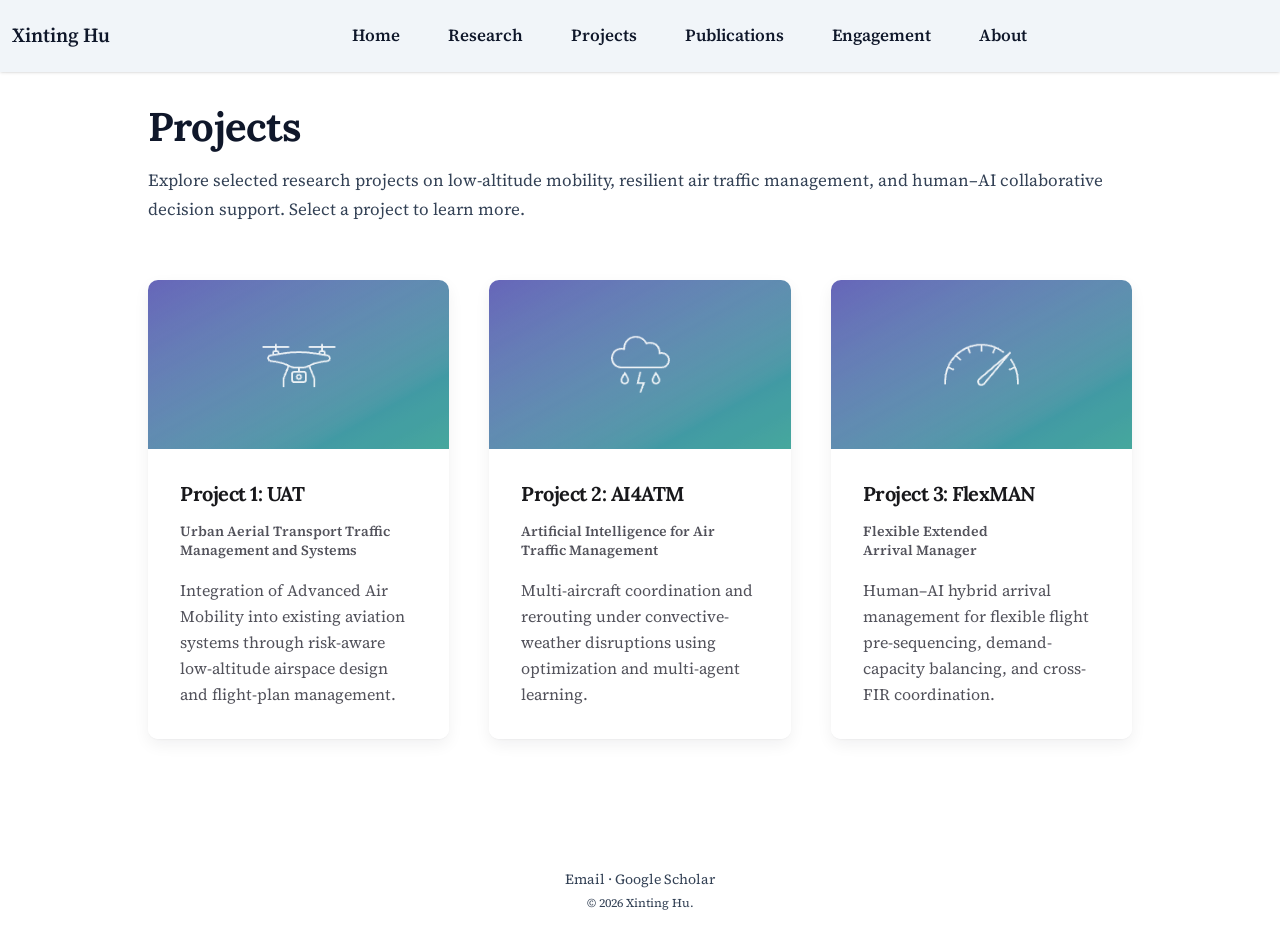
<file: projects/index.html>
<!doctype html><html lang=en-us dir=ltr data-wc-theme-default=light data-hbb-relurl=/><head><meta charset=utf-8><meta name=viewport content="width=device-width,initial-scale=1"><meta http-equiv=X-UA-Compatible content="IE=edge"><meta name=generator content="Hugo Blox Kit 0.12.0"><script>try{localStorage.removeItem("wc-color-theme")}catch{}</script><meta name=author content="Xinting Hu"><meta name=description content="AI-enabled air transportation systems for safe, resilient, and human-centered operations."><link rel=alternate hreflang=en-us href=https://xintinghu.github.io/projects/><style>:root{--color-primary-100:oklch(0.93 0.034 272.788);--color-primary-200:oklch(0.87 0.065 274.039);--color-primary-300:oklch(0.785 0.115 274.713);--color-primary-400:oklch(0.673 0.182 276.935);--color-primary-50:oklch(0.962 0.018 272.314);--color-primary-500:oklch(0.585 0.233 277.117);--color-primary-600:oklch(0.511 0.262 276.966);--color-primary-700:oklch(0.457 0.24 277.023);--color-primary-800:oklch(0.398 0.195 277.366);--color-primary-900:oklch(0.359 0.144 278.697);--color-primary-950:oklch(0.257 0.09 281.288);--hb-primary-500-rgb:128 128 128;--color-secondary-100:oklch(0.953 0.051 180.801);--color-secondary-200:oklch(0.91 0.096 180.426);--color-secondary-300:oklch(0.855 0.138 181.071);--color-secondary-400:oklch(0.777 0.152 181.912);--color-secondary-50:oklch(0.984 0.014 180.72);--color-secondary-500:oklch(0.704 0.14 182.503);--color-secondary-600:oklch(0.6 0.118 184.704);--color-secondary-700:oklch(0.511 0.096 186.391);--color-secondary-800:oklch(0.437 0.078 188.216);--color-secondary-900:oklch(0.386 0.063 188.416);--color-secondary-950:oklch(0.277 0.046 192.524);--hb-secondary-500-rgb:128 128 128;--hb-color-background:#ffffff;--hb-color-foreground:#111827;--hb-color-header-bg:#f1f5f9;--hb-color-header-fg:#0f172a;--hb-color-footer-bg:#f3f4f6;--hb-color-footer-fg:#0f172a}.dark{--color-primary-100:oklch(0.932 0.032 255.585);--color-primary-200:oklch(0.882 0.059 254.128);--color-primary-300:oklch(0.809 0.105 251.813);--color-primary-400:oklch(0.707 0.165 254.624);--color-primary-50:oklch(0.97 0.014 254.604);--color-primary-500:oklch(0.623 0.214 259.815);--color-primary-600:oklch(0.546 0.245 262.881);--color-primary-700:oklch(0.488 0.243 264.376);--color-primary-800:oklch(0.424 0.199 265.638);--color-primary-900:oklch(0.379 0.146 265.522);--color-primary-950:oklch(0.282 0.091 267.935);--hb-primary-500-rgb:128 128 128;--color-secondary-100:oklch(0.953 0.051 180.801);--color-secondary-200:oklch(0.91 0.096 180.426);--color-secondary-300:oklch(0.855 0.138 181.071);--color-secondary-400:oklch(0.777 0.152 181.912);--color-secondary-50:oklch(0.984 0.014 180.72);--color-secondary-500:oklch(0.704 0.14 182.503);--color-secondary-600:oklch(0.6 0.118 184.704);--color-secondary-700:oklch(0.511 0.096 186.391);--color-secondary-800:oklch(0.437 0.078 188.216);--color-secondary-900:oklch(0.386 0.063 188.416);--color-secondary-950:oklch(0.277 0.046 192.524);--hb-secondary-500-rgb:128 128 128;--hb-color-background:#0f172a;--hb-color-foreground:#f8fafc;--hb-color-header-bg:#0f172a;--hb-color-header-fg:#f8fafc;--hb-color-footer-bg:#111827;--hb-color-footer-fg:#e5e7eb}</style>
    

  
  
  

  
  

  
  
    
  
  
    
  
    
  
    
  
    
  

  
  

  
  
  
    
      
        <link rel="stylesheet" href="/css/_entry.ff379319e37ca9433ffa06f4652a7da70f9ab7bc861d4d746cc07fabba45df73.css" integrity="sha256-/zeTGeN8qUM/&#43;gb0ZSp9pw&#43;at7yGHU10bMB/q7pF33M=" crossorigin="anonymous">
      
    
  


  
<link href=/css/custom.min.108e9c38a436efbe693285b80ec4043afdaec730303710a23e2370d46eece0bf.css rel=stylesheet><script src=/js/hb-head.min.e9ff67ddf77122b225756bf5a926e24420bea2586199fddcb3b1813a009f4ee5.js integrity="sha256-6f9n3fdxIrIldWv1qSbiRCC+olhhmf3cs7GBOgCfTuU=" crossorigin=anonymous></script><link rel=alternate href=/projects/index.xml type=application/rss+xml title="Xinting Hu"><link rel=icon type=image/png href=/media/icon_hu_43d65de9230a6c05.png><link rel=apple-touch-icon type=image/png href=/media/icon_hu_39902579fe17d0b4.png><link rel=canonical href=https://xintinghu.github.io/projects/><meta property="twitter:card" content="summary"><meta property="og:site_name" content="Xinting Hu"><meta property="og:url" content="https://xintinghu.github.io/projects/"><meta property="og:title" content="Projects | Xinting Hu"><meta property="og:description" content="AI-enabled air transportation systems for safe, resilient, and human-centered operations."><meta property="og:image" content="https://xintinghu.github.io/media/icon_hu_1c0e9cb08cfb822a.png"><meta property="twitter:image" content="https://xintinghu.github.io/media/icon_hu_1c0e9cb08cfb822a.png"><meta property="og:locale" content="en-us"><script type=application/ld+json>{"@context":"https://schema.org","@id":"https://xintinghu.github.io/projects/","@type":"CollectionPage","description":"AI-enabled air transportation systems for safe, resilient, and human-centered operations.","inLanguage":"en-us","isPartOf":{"@id":"https://xintinghu.github.io/","@type":"WebSite","name":"","url":"https://xintinghu.github.io/"},"mainEntity":{"@type":"ItemList","itemListElement":[{"@type":"ListItem","item":{"@id":"https://xintinghu.github.io/projects/flexman/","@type":"WebPage","name":"FlexMAN","url":"https://xintinghu.github.io/projects/flexman/"},"position":1},{"@type":"ListItem","item":{"@id":"https://xintinghu.github.io/projects/ai4atm/","@type":"WebPage","name":"AI4ATM","url":"https://xintinghu.github.io/projects/ai4atm/"},"position":2},{"@type":"ListItem","item":{"@id":"https://xintinghu.github.io/projects/uat/","@type":"WebPage","name":"UAT","url":"https://xintinghu.github.io/projects/uat/"},"position":3}],"itemListOrder":"Descending","numberOfItems":3},"name":"Projects","url":"https://xintinghu.github.io/projects/"}</script><script type=application/ld+json>{"@context":"https://schema.org","@type":"BreadcrumbList","itemListElement":[{"@type":"ListItem","item":{"@id":"https://xintinghu.github.io/","name":"Home"},"name":"Home","position":1},{"@type":"ListItem","item":{"@id":"https://xintinghu.github.io/projects/","name":"Projects"},"name":"Projects","position":2}]}</script><title>Projects | Xinting Hu</title><link rel=preconnect href=https://fonts.googleapis.com><link rel=preconnect href=https://fonts.gstatic.com crossorigin><link href="https://fonts.googleapis.com/css2?family=Lora:wght@100..900&amp;family=Source+Serif+4:wght@100..900&amp;family=Source+Code+Pro:wght@400&amp;display=swap" rel=stylesheet><style>:root{--hb-font-heading:'Lora', ui-serif, Georgia, Cambria, 'Times New Roman', Times, serif;--hb-font-body:'Source Serif 4', ui-serif, Georgia, Cambria, 'Times New Roman', Times, serif;--hb-font-code:'Source Code Pro', ui-monospace, SFMono-Regular, Menlo, Monaco, Consolas, 'Liberation Mono', 'Courier New', monospace;--hb-font-nav:'Lora', ui-serif, Georgia, Cambria, 'Times New Roman', Times, serif;--hb-font-weight-heading:500;--hb-font-weight-body:400;--hb-font-weight-body-bold:600;--hb-font-leading-heading:1.2;--hb-font-leading-body:1.7;--hb-font-leading-code:1.5;--hb-font-tracking-heading:0;--hb-font-tracking-body:0;--hb-font-tracking-caps:0.05em;--hb-font-size-base:1rem;--hb-font-size-sm:0.875rem;--hb-font-size-lg:1.125rem;--hb-font-family-sans:'Source Serif 4', ui-serif, Georgia, Cambria, 'Times New Roman', Times, serif}</style><style>:root{--hb-radius:0.5rem;--hb-spacing-base:1rem;--hb-spacing-section:4rem}</style><script defer src=/js/hugo-blox-en.min.50bf5376bbbd2aea9b2e03e195eeee2f0afad8e84589a94b0ee493111b4be271.js integrity="sha256-UL9Tdru9KuqbLgPhle7uLwr62OhFialLDuSTERtL4nE="></script><script async defer src=https://buttons.github.io/buttons.js></script></head><body class="bg-[var(--hb-color-background)] text-[var(--hb-color-foreground)] page-wrapper" id=top><div id=page-bg></div><div class="page-header sticky top-0 z-30"><header id=site-header class=header><nav class="navbar px-3 flex justify-start"><div class="order-0 h-full"><a class=navbar-brand href=/ title="Xinting Hu">Xinting Hu</a></div><input id=nav-toggle type=checkbox class=hidden>
<label for=nav-toggle class="order-3 cursor-pointer flex items-center lg:hidden text-[var(--hb-color-header-fg)] lg:order-1"><svg id="show-button" class="h-6 fill-current block" viewBox="0 0 20 20"><title>Open Menu</title><path d="M0 3h20v2H0V3zm0 6h20v2H0V9zm0 6h20v2H0V0z"/></svg>
<svg id="hide-button" class="h-6 fill-current hidden" viewBox="0 0 20 20"><title>Close Menu</title><polygon points="11 9 22 9 22 11 11 11 11 22 9 22 9 11 -2 11 -2 9 9 9 9 -2 11 -2" transform="rotate(45 10 10)"/></svg></label><ul id=nav-menu class="navbar-nav order-3 hidden lg:flex w-full pb-6 lg:order-1 lg:w-auto lg:space-x-2 lg:pb-0 xl:space-x-8 justify-start"><li class=nav-item><a class=nav-link href=/>Home</a></li><li class=nav-item><a class=nav-link href=/research/>Research</a></li><li class=nav-item><a class="nav-link active" href=/projects/>Projects</a></li><li class=nav-item><a class=nav-link href=/publications/>Publications</a></li><li class=nav-item><a class=nav-link href=/engagement/>Engagement</a></li><li class=nav-item><a class=nav-link href=/about/>About</a></li></ul><div class="order-1 ml-auto flex items-center md:order-2 lg:ml-0"></div></nav></header></div><div class=page-body><section id=section-markdown class="relative isolate hbb-section blox-_ page-intro projects-intro" style=padding:0><div class=home-section-bg></div><div class="flex flex-col items-center max-w-prose mx-auto gap-3 justify-center px-6"><div class="prose prose-slate lg:prose-xl dark:prose-invert max-w-prose"><h1 id=projects>Projects</h1><p>Explore selected research projects on low-altitude mobility, resilient air traffic management, and human–AI collaborative decision support. Select a project to learn more.</p></div></div></section><section id=section-projects-index-grid class="relative isolate hbb-section blox-_ projects-grid" style=padding:0><div class=home-section-bg></div><div class="flex flex-col items-center px-6"><div class="container px-8 mx-auto xl:px-5 py-5 lg:py-8 max-w-screen-lg"><div class="grid gap-10 md:grid-cols-3 lg:gap-10"><div class="group bg-white/90 dark:bg-zinc-900/90 backdrop-blur-sm rounded-2xl ring-1 ring-zinc-900/5 dark:ring-white/10 shadow-lg overflow-hidden transition-all duration-300 ease-out hover:shadow-xl hover:shadow-primary-500/10 hover:-translate-y-2 focus-within:ring-2 focus-within:ring-primary-500/50" role=article aria-labelledby=projects-index-card-title-uat><div class="relative overflow-hidden aspect-[16/9] bg-gradient-to-br from-zinc-100 to-zinc-200 dark:from-zinc-800 dark:to-zinc-900"><a href=/projects/uat/ class="block w-full h-full" aria-label="Open Project 1: UAT"><div class="w-full h-full bg-gradient-to-br from-primary-600/40 via-secondary-600/30 to-primary-800/50 flex items-center justify-center transition-all duration-300 group-hover:from-primary-500/50 group-hover:via-secondary-500/40 group-hover:to-primary-700/60"><img src=/icons/home-featured/uat-drone.png width=83 height=83 alt aria-hidden=true class=object-contain style=width:5.2rem;height:5.2rem;filter:brightness(0)invert(1);opacity:.88 fetchpriority=high loading=lazy decoding=async></div></a><div class="absolute inset-0 pointer-events-none bg-gradient-to-t from-black/10 via-transparent to-transparent opacity-0 group-hover:opacity-100 transition-opacity duration-300"></div></div><div class="p-8 space-y-4"><h3 id=projects-index-card-title-uat class="text-xl font-bold tracking-tight text-zinc-900 dark:text-zinc-100 group-hover:text-primary-600 dark:group-hover:text-primary-400 transition-colors duration-200 leading-tight"><a href=/projects/uat/ class=hover:underline>Project 1: UAT</a></h3><p class="text-sm font-semibold leading-snug text-zinc-600 dark:text-zinc-300 text-pretty">Urban Aerial Transport Traffic Management and Systems</p><p class="text-zinc-600 dark:text-zinc-400 text-base leading-relaxed">Integration of Advanced Air Mobility into existing aviation systems through risk-aware low-altitude airspace design and flight-plan management.</p></div></div><div class="group bg-white/90 dark:bg-zinc-900/90 backdrop-blur-sm rounded-2xl ring-1 ring-zinc-900/5 dark:ring-white/10 shadow-lg overflow-hidden transition-all duration-300 ease-out hover:shadow-xl hover:shadow-primary-500/10 hover:-translate-y-2 focus-within:ring-2 focus-within:ring-primary-500/50" role=article aria-labelledby=projects-index-card-title-ai4atm><div class="relative overflow-hidden aspect-[16/9] bg-gradient-to-br from-zinc-100 to-zinc-200 dark:from-zinc-800 dark:to-zinc-900"><a href=/projects/ai4atm/ class="block w-full h-full" aria-label="Open Project 2: AI4ATM"><div class="w-full h-full bg-gradient-to-br from-primary-600/40 via-secondary-600/30 to-primary-800/50 flex items-center justify-center transition-all duration-300 group-hover:from-primary-500/50 group-hover:via-secondary-500/40 group-hover:to-primary-700/60"><img src=/icons/home-featured/ai4atm-storm.png width=83 height=83 alt aria-hidden=true class=object-contain style=width:5.2rem;height:5.2rem;filter:brightness(0)invert(1);opacity:.88 loading=lazy decoding=async></div></a><div class="absolute inset-0 pointer-events-none bg-gradient-to-t from-black/10 via-transparent to-transparent opacity-0 group-hover:opacity-100 transition-opacity duration-300"></div></div><div class="p-8 space-y-4"><h3 id=projects-index-card-title-ai4atm class="text-xl font-bold tracking-tight text-zinc-900 dark:text-zinc-100 group-hover:text-primary-600 dark:group-hover:text-primary-400 transition-colors duration-200 leading-tight"><a href=/projects/ai4atm/ class=hover:underline>Project 2: AI4ATM</a></h3><p class="text-sm font-semibold leading-snug text-zinc-600 dark:text-zinc-300 text-pretty">Artificial Intelligence for Air Traffic Management</p><p class="text-zinc-600 dark:text-zinc-400 text-base leading-relaxed">Multi-aircraft coordination and rerouting under convective-weather disruptions using optimization and multi-agent learning.</p></div></div><div class="group bg-white/90 dark:bg-zinc-900/90 backdrop-blur-sm rounded-2xl ring-1 ring-zinc-900/5 dark:ring-white/10 shadow-lg overflow-hidden transition-all duration-300 ease-out hover:shadow-xl hover:shadow-primary-500/10 hover:-translate-y-2 focus-within:ring-2 focus-within:ring-primary-500/50" role=article aria-labelledby=projects-index-card-title-flexman><div class="relative overflow-hidden aspect-[16/9] bg-gradient-to-br from-zinc-100 to-zinc-200 dark:from-zinc-800 dark:to-zinc-900"><a href=/projects/flexman/ class="block w-full h-full" aria-label="Open Project 3: FlexMAN"><div class="w-full h-full bg-gradient-to-br from-primary-600/40 via-secondary-600/30 to-primary-800/50 flex items-center justify-center transition-all duration-300 group-hover:from-primary-500/50 group-hover:via-secondary-500/40 group-hover:to-primary-700/60"><img src=/icons/home-featured/flexman-dashboard.png width=83 height=83 alt aria-hidden=true class=object-contain style=width:5.2rem;height:5.2rem;filter:brightness(0)invert(1);opacity:.88 loading=lazy decoding=async></div></a><div class="absolute inset-0 pointer-events-none bg-gradient-to-t from-black/10 via-transparent to-transparent opacity-0 group-hover:opacity-100 transition-opacity duration-300"></div></div><div class="p-8 space-y-4"><h3 id=projects-index-card-title-flexman class="text-xl font-bold tracking-tight text-zinc-900 dark:text-zinc-100 group-hover:text-primary-600 dark:group-hover:text-primary-400 transition-colors duration-200 leading-tight"><a href=/projects/flexman/ class=hover:underline>Project 3: FlexMAN</a></h3><p class="text-sm font-semibold leading-snug text-zinc-600 dark:text-zinc-300 text-pretty">Flexible Extended Arrival Manager</p><p class="text-zinc-600 dark:text-zinc-400 text-base leading-relaxed">Human–AI hybrid arrival management for flexible flight pre-sequencing, demand-capacity balancing, and cross-FIR coordination.</p></div></div></div></div></div></section></div><div class=page-footer><footer class="container mx-auto flex flex-col justify-items-center text-sm leading-6 mt-24 mb-4 text-slate-700 dark:text-slate-200"><p class=text-center><a href=mailto:xinting002@e.ntu.edu.sg>Email</a> · <a href="https://scholar.google.com/citations?user=6xk8K2EAAAAJ" target=_blank rel=noopener>Google Scholar</a></p><p class="powered-by text-center">© 2026 Xinting Hu.</p></footer></div><div id=hb-notification-container class="fixed top-20 right-4 z-[9999] pointer-events-none" aria-live=polite aria-atomic=true></div><script src=/research/research-cycle.js></script></body></html>
</file>
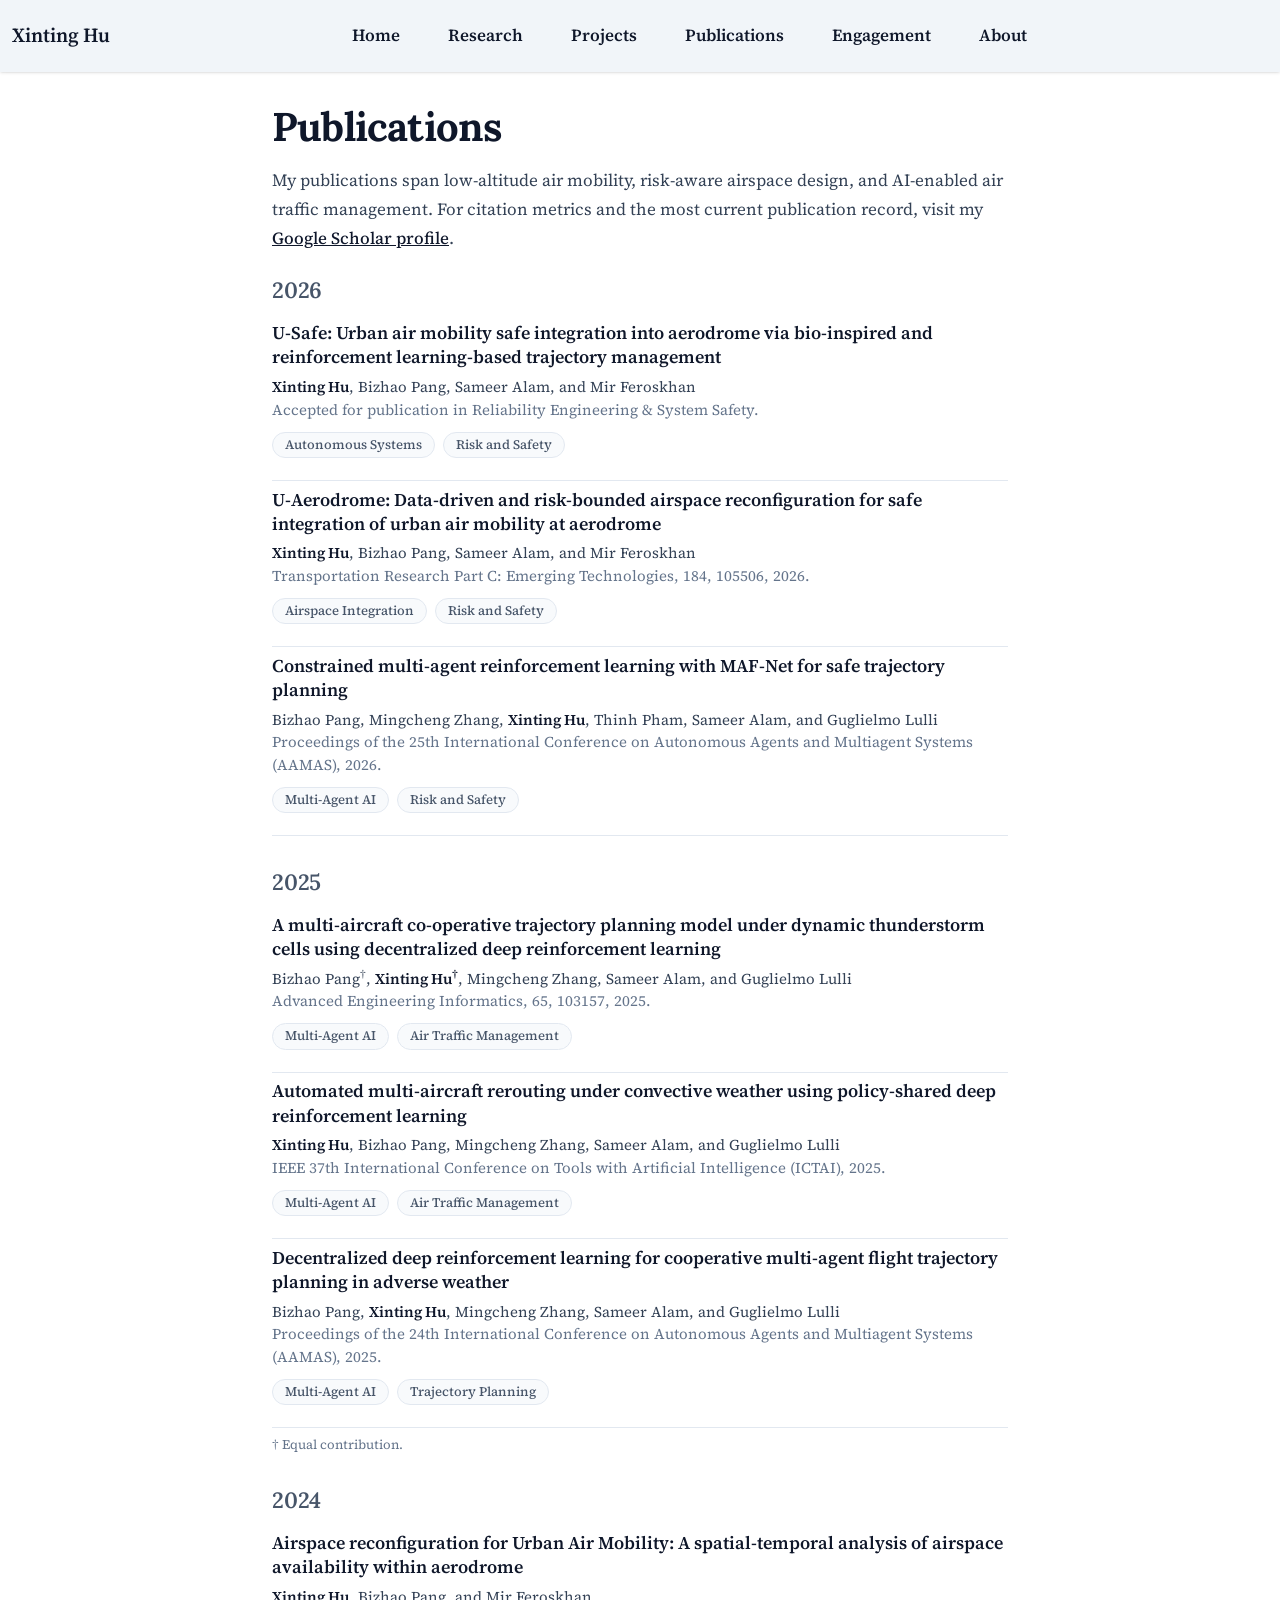
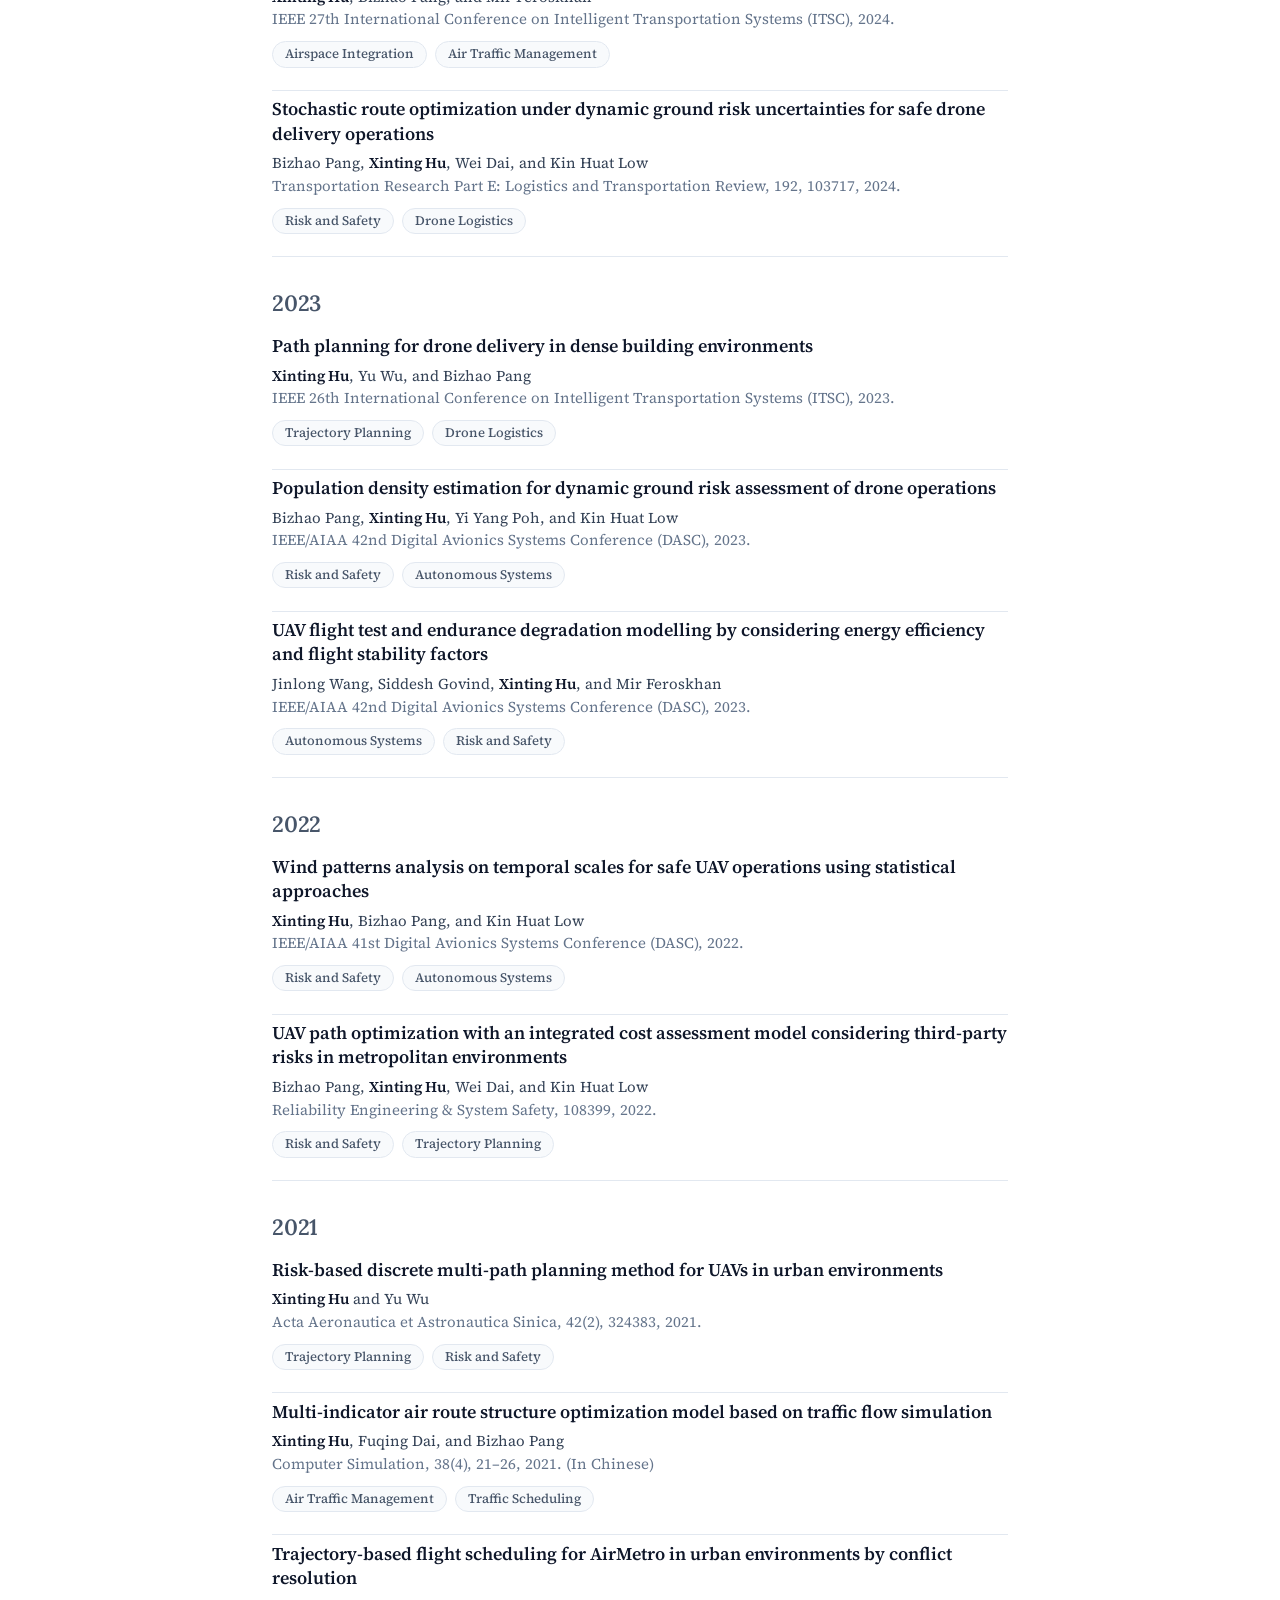
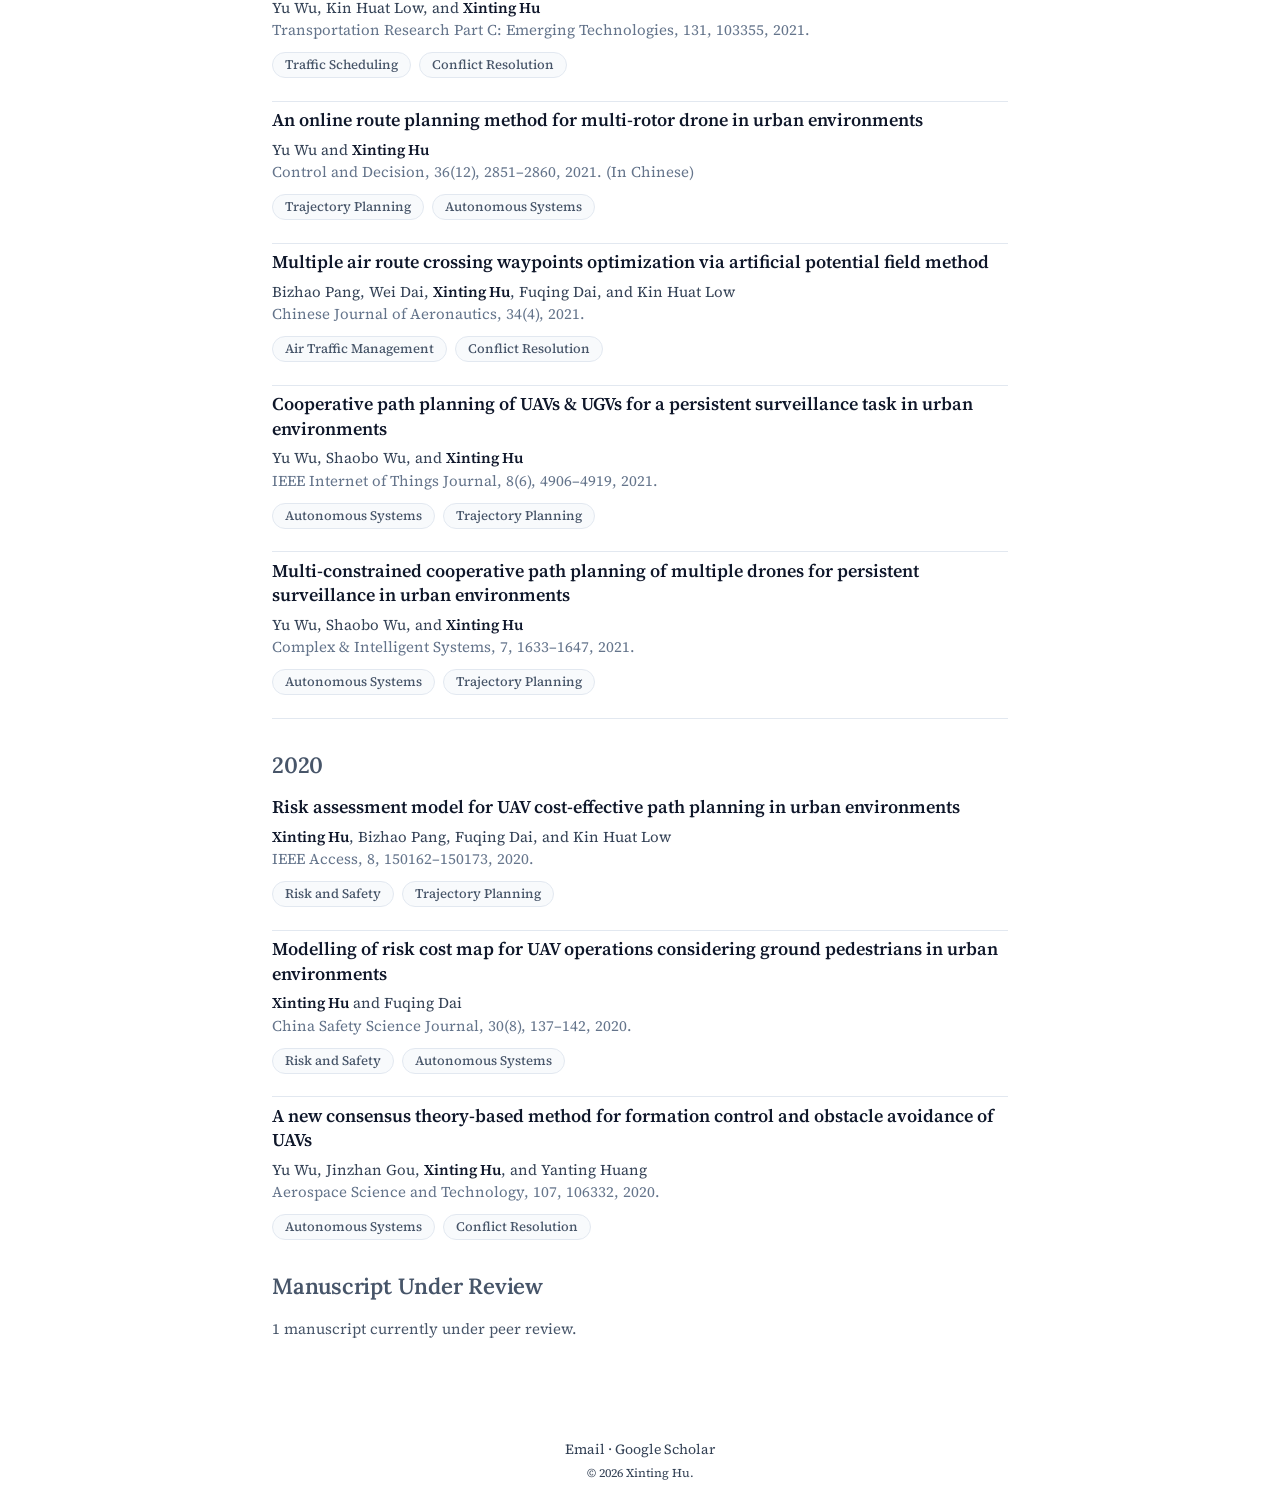
<file: publications/index.html>
<!doctype html><html lang=en-us dir=ltr data-wc-theme-default=light data-hbb-relurl=/><head><meta charset=utf-8><meta name=viewport content="width=device-width,initial-scale=1"><meta http-equiv=X-UA-Compatible content="IE=edge"><meta name=generator content="Hugo Blox Kit 0.12.0"><script>try{localStorage.removeItem("wc-color-theme")}catch{}</script><meta name=author content="Xinting Hu"><meta name=description content="AI-enabled air transportation systems for safe, resilient, and human-centered operations."><link rel=alternate hreflang=en-us href=https://xintinghu.github.io/publications/><style>:root{--color-primary-100:oklch(0.93 0.034 272.788);--color-primary-200:oklch(0.87 0.065 274.039);--color-primary-300:oklch(0.785 0.115 274.713);--color-primary-400:oklch(0.673 0.182 276.935);--color-primary-50:oklch(0.962 0.018 272.314);--color-primary-500:oklch(0.585 0.233 277.117);--color-primary-600:oklch(0.511 0.262 276.966);--color-primary-700:oklch(0.457 0.24 277.023);--color-primary-800:oklch(0.398 0.195 277.366);--color-primary-900:oklch(0.359 0.144 278.697);--color-primary-950:oklch(0.257 0.09 281.288);--hb-primary-500-rgb:128 128 128;--color-secondary-100:oklch(0.953 0.051 180.801);--color-secondary-200:oklch(0.91 0.096 180.426);--color-secondary-300:oklch(0.855 0.138 181.071);--color-secondary-400:oklch(0.777 0.152 181.912);--color-secondary-50:oklch(0.984 0.014 180.72);--color-secondary-500:oklch(0.704 0.14 182.503);--color-secondary-600:oklch(0.6 0.118 184.704);--color-secondary-700:oklch(0.511 0.096 186.391);--color-secondary-800:oklch(0.437 0.078 188.216);--color-secondary-900:oklch(0.386 0.063 188.416);--color-secondary-950:oklch(0.277 0.046 192.524);--hb-secondary-500-rgb:128 128 128;--hb-color-background:#ffffff;--hb-color-foreground:#111827;--hb-color-header-bg:#f1f5f9;--hb-color-header-fg:#0f172a;--hb-color-footer-bg:#f3f4f6;--hb-color-footer-fg:#0f172a}.dark{--color-primary-100:oklch(0.932 0.032 255.585);--color-primary-200:oklch(0.882 0.059 254.128);--color-primary-300:oklch(0.809 0.105 251.813);--color-primary-400:oklch(0.707 0.165 254.624);--color-primary-50:oklch(0.97 0.014 254.604);--color-primary-500:oklch(0.623 0.214 259.815);--color-primary-600:oklch(0.546 0.245 262.881);--color-primary-700:oklch(0.488 0.243 264.376);--color-primary-800:oklch(0.424 0.199 265.638);--color-primary-900:oklch(0.379 0.146 265.522);--color-primary-950:oklch(0.282 0.091 267.935);--hb-primary-500-rgb:128 128 128;--color-secondary-100:oklch(0.953 0.051 180.801);--color-secondary-200:oklch(0.91 0.096 180.426);--color-secondary-300:oklch(0.855 0.138 181.071);--color-secondary-400:oklch(0.777 0.152 181.912);--color-secondary-50:oklch(0.984 0.014 180.72);--color-secondary-500:oklch(0.704 0.14 182.503);--color-secondary-600:oklch(0.6 0.118 184.704);--color-secondary-700:oklch(0.511 0.096 186.391);--color-secondary-800:oklch(0.437 0.078 188.216);--color-secondary-900:oklch(0.386 0.063 188.416);--color-secondary-950:oklch(0.277 0.046 192.524);--hb-secondary-500-rgb:128 128 128;--hb-color-background:#0f172a;--hb-color-foreground:#f8fafc;--hb-color-header-bg:#0f172a;--hb-color-header-fg:#f8fafc;--hb-color-footer-bg:#111827;--hb-color-footer-fg:#e5e7eb}</style>
    

  
  
  

  
  

  
  
    
  
  
    
  
    
  
    
  
    
  

  
  

  
  
  
    
      
        <link rel="stylesheet" href="/css/_entry.ff379319e37ca9433ffa06f4652a7da70f9ab7bc861d4d746cc07fabba45df73.css" integrity="sha256-/zeTGeN8qUM/&#43;gb0ZSp9pw&#43;at7yGHU10bMB/q7pF33M=" crossorigin="anonymous">
      
    
  


  
<link href=/css/custom.min.108e9c38a436efbe693285b80ec4043afdaec730303710a23e2370d46eece0bf.css rel=stylesheet><script src=/js/hb-head.min.e9ff67ddf77122b225756bf5a926e24420bea2586199fddcb3b1813a009f4ee5.js integrity="sha256-6f9n3fdxIrIldWv1qSbiRCC+olhhmf3cs7GBOgCfTuU=" crossorigin=anonymous></script><link rel=alternate href=/publications/index.xml type=application/rss+xml title="Xinting Hu"><link rel=icon type=image/png href=/media/icon_hu_43d65de9230a6c05.png><link rel=apple-touch-icon type=image/png href=/media/icon_hu_39902579fe17d0b4.png><link rel=canonical href=https://xintinghu.github.io/publications/><meta property="twitter:card" content="summary"><meta property="og:site_name" content="Xinting Hu"><meta property="og:url" content="https://xintinghu.github.io/publications/"><meta property="og:title" content="Publications | Xinting Hu"><meta property="og:description" content="AI-enabled air transportation systems for safe, resilient, and human-centered operations."><meta property="og:image" content="https://xintinghu.github.io/media/icon_hu_1c0e9cb08cfb822a.png"><meta property="twitter:image" content="https://xintinghu.github.io/media/icon_hu_1c0e9cb08cfb822a.png"><meta property="og:locale" content="en-us"><script type=application/ld+json>{"@context":"https://schema.org","@id":"https://xintinghu.github.io/publications/","@type":"CollectionPage","description":"AI-enabled air transportation systems for safe, resilient, and human-centered operations.","inLanguage":"en-us","isPartOf":{"@id":"https://xintinghu.github.io/","@type":"WebSite","name":"","url":"https://xintinghu.github.io/"},"name":"Publications","url":"https://xintinghu.github.io/publications/"}</script><script type=application/ld+json>{"@context":"https://schema.org","@type":"BreadcrumbList","itemListElement":[{"@type":"ListItem","item":{"@id":"https://xintinghu.github.io/","name":"Home"},"name":"Home","position":1},{"@type":"ListItem","item":{"@id":"https://xintinghu.github.io/publications/","name":"Publications"},"name":"Publications","position":2}]}</script><title>Publications | Xinting Hu</title><link rel=preconnect href=https://fonts.googleapis.com><link rel=preconnect href=https://fonts.gstatic.com crossorigin><link href="https://fonts.googleapis.com/css2?family=Lora:wght@100..900&amp;family=Source+Serif+4:wght@100..900&amp;family=Source+Code+Pro:wght@400&amp;display=swap" rel=stylesheet><style>:root{--hb-font-heading:'Lora', ui-serif, Georgia, Cambria, 'Times New Roman', Times, serif;--hb-font-body:'Source Serif 4', ui-serif, Georgia, Cambria, 'Times New Roman', Times, serif;--hb-font-code:'Source Code Pro', ui-monospace, SFMono-Regular, Menlo, Monaco, Consolas, 'Liberation Mono', 'Courier New', monospace;--hb-font-nav:'Lora', ui-serif, Georgia, Cambria, 'Times New Roman', Times, serif;--hb-font-weight-heading:500;--hb-font-weight-body:400;--hb-font-weight-body-bold:600;--hb-font-leading-heading:1.2;--hb-font-leading-body:1.7;--hb-font-leading-code:1.5;--hb-font-tracking-heading:0;--hb-font-tracking-body:0;--hb-font-tracking-caps:0.05em;--hb-font-size-base:1rem;--hb-font-size-sm:0.875rem;--hb-font-size-lg:1.125rem;--hb-font-family-sans:'Source Serif 4', ui-serif, Georgia, Cambria, 'Times New Roman', Times, serif}</style><style>:root{--hb-radius:0.5rem;--hb-spacing-base:1rem;--hb-spacing-section:4rem}</style><script defer src=/js/hugo-blox-en.min.50bf5376bbbd2aea9b2e03e195eeee2f0afad8e84589a94b0ee493111b4be271.js integrity="sha256-UL9Tdru9KuqbLgPhle7uLwr62OhFialLDuSTERtL4nE="></script><script async defer src=https://buttons.github.io/buttons.js></script></head><body class="bg-[var(--hb-color-background)] text-[var(--hb-color-foreground)] page-wrapper" id=top><div id=page-bg></div><div class="page-header sticky top-0 z-30"><header id=site-header class=header><nav class="navbar px-3 flex justify-start"><div class="order-0 h-full"><a class=navbar-brand href=/ title="Xinting Hu">Xinting Hu</a></div><input id=nav-toggle type=checkbox class=hidden>
<label for=nav-toggle class="order-3 cursor-pointer flex items-center lg:hidden text-[var(--hb-color-header-fg)] lg:order-1"><svg id="show-button" class="h-6 fill-current block" viewBox="0 0 20 20"><title>Open Menu</title><path d="M0 3h20v2H0V3zm0 6h20v2H0V9zm0 6h20v2H0V0z"/></svg>
<svg id="hide-button" class="h-6 fill-current hidden" viewBox="0 0 20 20"><title>Close Menu</title><polygon points="11 9 22 9 22 11 11 11 11 22 9 22 9 11 -2 11 -2 9 9 9 9 -2 11 -2" transform="rotate(45 10 10)"/></svg></label><ul id=nav-menu class="navbar-nav order-3 hidden lg:flex w-full pb-6 lg:order-1 lg:w-auto lg:space-x-2 lg:pb-0 xl:space-x-8 justify-start"><li class=nav-item><a class=nav-link href=/>Home</a></li><li class=nav-item><a class=nav-link href=/research/>Research</a></li><li class=nav-item><a class=nav-link href=/projects/>Projects</a></li><li class=nav-item><a class="nav-link active" href=/publications/>Publications</a></li><li class=nav-item><a class=nav-link href=/engagement/>Engagement</a></li><li class=nav-item><a class=nav-link href=/about/>About</a></li></ul><div class="order-1 ml-auto flex items-center md:order-2 lg:ml-0"></div></nav></header></div><div class=page-body><section id=section-markdown class="relative isolate hbb-section blox-_ page-intro publications-intro" style=padding:0><div class=home-section-bg></div><div class="flex flex-col items-center max-w-prose mx-auto gap-3 justify-center px-6"><div class="prose prose-slate lg:prose-xl dark:prose-invert max-w-prose"><h1 id=publications>Publications</h1><p>My publications span low-altitude air mobility, risk-aware airspace design, and AI-enabled air traffic management. For citation metrics and the most current publication record, visit my <a href="https://scholar.google.com/citations?user=6xk8K2EAAAAJ" target=_blank rel="noopener noreferrer">Google Scholar profile</a>.</p></div></div></section><section id=section-markdown class="relative isolate hbb-section blox-_ publications-list" style=padding:0><div class=home-section-bg></div><div class="flex flex-col items-center max-w-prose mx-auto gap-3 justify-center px-6"><div class="prose prose-slate lg:prose-xl dark:prose-invert max-w-prose"><h2 id=2026>2026</h2><article class=publication-entry><p class="publication-title not-prose">U-Safe: Urban air mobility safe integration into aerodrome via bio-inspired and reinforcement learning-based trajectory management</p><p class=publication-authors><strong>Xinting Hu</strong>, Bizhao Pang, Sameer Alam, and Mir Feroskhan</p><p class=publication-venue>Accepted for publication in Reliability Engineering & System Safety.</p><div class=publication-tags><span class=publication-tag>Autonomous Systems</span>
<span class=publication-tag>Risk and Safety</span></div></article><article class=publication-entry><p class="publication-title not-prose"><a href=https://doi.org/10.1016/j.trc.2025.105506 target=_blank rel="noopener noreferrer">U-Aerodrome: Data-driven and risk-bounded airspace reconfiguration for safe integration of urban air mobility at aerodrome</a></p><p class=publication-authors><strong>Xinting Hu</strong>, Bizhao Pang, Sameer Alam, and Mir Feroskhan</p><p class=publication-venue>Transportation Research Part C: Emerging Technologies, 184, 105506, 2026.</p><div class=publication-tags><span class=publication-tag>Airspace Integration</span>
<span class=publication-tag>Risk and Safety</span></div></article><article class=publication-entry><p class="publication-title not-prose"><a href=https://doi.org/10.65109/MQDV9851 target=_blank rel="noopener noreferrer">Constrained multi-agent reinforcement learning with MAF-Net for safe trajectory planning</a></p><p class=publication-authors>Bizhao Pang, Mingcheng Zhang, <strong>Xinting Hu</strong>, Thinh Pham, Sameer Alam, and Guglielmo Lulli</p><p class=publication-venue>Proceedings of the 25th International Conference on Autonomous Agents and Multiagent Systems (AAMAS), 2026.</p><div class=publication-tags><span class=publication-tag>Multi-Agent AI</span>
<span class=publication-tag>Risk and Safety</span></div></article><h2 id=2025>2025</h2><article class=publication-entry><p class="publication-title not-prose"><a href=https://doi.org/10.1016/j.aei.2025.103157 target=_blank rel="noopener noreferrer">A multi-aircraft co-operative trajectory planning model under dynamic thunderstorm cells using decentralized deep reinforcement learning</a></p><p class=publication-authors>Bizhao Pang<sup>†</sup>, <strong>Xinting Hu<sup>†</sup></strong>, Mingcheng Zhang, Sameer Alam, and Guglielmo Lulli</p><p class=publication-venue>Advanced Engineering Informatics, 65, 103157, 2025.</p><div class=publication-tags><span class=publication-tag>Multi-Agent AI</span>
<span class=publication-tag>Air Traffic Management</span></div></article><article class=publication-entry><p class="publication-title not-prose"><a href=https://doi.org/10.1109/ICTAI66417.2025.00043 target=_blank rel="noopener noreferrer">Automated multi-aircraft rerouting under convective weather using policy-shared deep reinforcement learning</a></p><p class=publication-authors><strong>Xinting Hu</strong>, Bizhao Pang, Mingcheng Zhang, Sameer Alam, and Guglielmo Lulli</p><p class=publication-venue>IEEE 37th International Conference on Tools with Artificial Intelligence (ICTAI), 2025.</p><div class=publication-tags><span class=publication-tag>Multi-Agent AI</span>
<span class=publication-tag>Air Traffic Management</span></div></article><article class=publication-entry><p class="publication-title not-prose"><a href=https://dl.acm.org/doi/10.5555/3709347.3743985 target=_blank rel="noopener noreferrer">Decentralized deep reinforcement learning for cooperative multi-agent flight trajectory planning in adverse weather</a></p><p class=publication-authors>Bizhao Pang, <strong>Xinting Hu</strong>, Mingcheng Zhang, Sameer Alam, and Guglielmo Lulli</p><p class=publication-venue>Proceedings of the 24th International Conference on Autonomous Agents and Multiagent Systems (AAMAS), 2025.</p><div class=publication-tags><span class=publication-tag>Multi-Agent AI</span>
<span class=publication-tag>Trajectory Planning</span></div></article><p class=publication-footnote><small>† Equal contribution.</small></p><h2 id=2024>2024</h2><article class=publication-entry><p class="publication-title not-prose"><a href=https://doi.org/10.1109/ITSC58415.2024.10919500 target=_blank rel="noopener noreferrer">Airspace reconfiguration for Urban Air Mobility: A spatial-temporal analysis of airspace availability within aerodrome</a></p><p class=publication-authors><strong>Xinting Hu</strong>, Bizhao Pang, and Mir Feroskhan</p><p class=publication-venue>IEEE 27th International Conference on Intelligent Transportation Systems (ITSC), 2024.</p><div class=publication-tags><span class=publication-tag>Airspace Integration</span>
<span class=publication-tag>Air Traffic Management</span></div></article><article class=publication-entry><p class="publication-title not-prose"><a href=https://doi.org/10.1016/j.tre.2024.103717 target=_blank rel="noopener noreferrer">Stochastic route optimization under dynamic ground risk uncertainties for safe drone delivery operations</a></p><p class=publication-authors>Bizhao Pang, <strong>Xinting Hu</strong>, Wei Dai, and Kin Huat Low</p><p class=publication-venue>Transportation Research Part E: Logistics and Transportation Review, 192, 103717, 2024.</p><div class=publication-tags><span class=publication-tag>Risk and Safety</span>
<span class=publication-tag>Drone Logistics</span></div></article><h2 id=2023>2023</h2><article class=publication-entry><p class="publication-title not-prose"><a href=https://doi.org/10.1109/ITSC57777.2023.10422507 target=_blank rel="noopener noreferrer">Path planning for drone delivery in dense building environments</a></p><p class=publication-authors><strong>Xinting Hu</strong>, Yu Wu, and Bizhao Pang</p><p class=publication-venue>IEEE 26th International Conference on Intelligent Transportation Systems (ITSC), 2023.</p><div class=publication-tags><span class=publication-tag>Trajectory Planning</span>
<span class=publication-tag>Drone Logistics</span></div></article><article class=publication-entry><p class="publication-title not-prose"><a href=https://doi.org/10.1109/DASC58513.2023.10311224 target=_blank rel="noopener noreferrer">Population density estimation for dynamic ground risk assessment of drone operations</a></p><p class=publication-authors>Bizhao Pang, <strong>Xinting Hu</strong>, Yi Yang Poh, and Kin Huat Low</p><p class=publication-venue>IEEE/AIAA 42nd Digital Avionics Systems Conference (DASC), 2023.</p><div class=publication-tags><span class=publication-tag>Risk and Safety</span>
<span class=publication-tag>Autonomous Systems</span></div></article><article class=publication-entry><p class="publication-title not-prose"><a href=https://doi.org/10.1109/DASC58513.2023.10311139 target=_blank rel="noopener noreferrer">UAV flight test and endurance degradation modelling by considering energy efficiency and flight stability factors</a></p><p class=publication-authors>Jinlong Wang, Siddesh Govind, <strong>Xinting Hu</strong>, and Mir Feroskhan</p><p class=publication-venue>IEEE/AIAA 42nd Digital Avionics Systems Conference (DASC), 2023.</p><div class=publication-tags><span class=publication-tag>Autonomous Systems</span>
<span class=publication-tag>Risk and Safety</span></div></article><h2 id=2022>2022</h2><article class=publication-entry><p class="publication-title not-prose"><a href=https://doi.org/10.1109/DASC55683.2022.9925790 target=_blank rel="noopener noreferrer">Wind patterns analysis on temporal scales for safe UAV operations using statistical approaches</a></p><p class=publication-authors><strong>Xinting Hu</strong>, Bizhao Pang, and Kin Huat Low</p><p class=publication-venue>IEEE/AIAA 41st Digital Avionics Systems Conference (DASC), 2022.</p><div class=publication-tags><span class=publication-tag>Risk and Safety</span>
<span class=publication-tag>Autonomous Systems</span></div></article><article class=publication-entry><p class="publication-title not-prose"><a href=https://doi.org/10.1016/j.ress.2022.108399 target=_blank rel="noopener noreferrer">UAV path optimization with an integrated cost assessment model considering third-party risks in metropolitan environments</a></p><p class=publication-authors>Bizhao Pang, <strong>Xinting Hu</strong>, Wei Dai, and Kin Huat Low</p><p class=publication-venue>Reliability Engineering & System Safety, 108399, 2022.</p><div class=publication-tags><span class=publication-tag>Risk and Safety</span>
<span class=publication-tag>Trajectory Planning</span></div></article><h2 id=2021>2021</h2><article class=publication-entry><p class="publication-title not-prose"><a href=https://doi.org/10.7527/S1000-6893.2020.24383 target=_blank rel="noopener noreferrer">Risk-based discrete multi-path planning method for UAVs in urban environments</a></p><p class=publication-authors><strong>Xinting Hu</strong> and Yu Wu</p><p class=publication-venue>Acta Aeronautica et Astronautica Sinica, 42(2), 324383, 2021.</p><div class=publication-tags><span class=publication-tag>Trajectory Planning</span>
<span class=publication-tag>Risk and Safety</span></div></article><article class=publication-entry><p class="publication-title not-prose">Multi-indicator air route structure optimization model based on traffic flow simulation</p><p class=publication-authors><strong>Xinting Hu</strong>, Fuqing Dai, and Bizhao Pang</p><p class=publication-venue>Computer Simulation, 38(4), 21–26, 2021. (In Chinese)</p><div class=publication-tags><span class=publication-tag>Air Traffic Management</span>
<span class=publication-tag>Traffic Scheduling</span></div></article><article class=publication-entry><p class="publication-title not-prose"><a href=https://doi.org/10.1016/j.trc.2021.103355 target=_blank rel="noopener noreferrer">Trajectory-based flight scheduling for AirMetro in urban environments by conflict resolution</a></p><p class=publication-authors>Yu Wu, Kin Huat Low, and <strong>Xinting Hu</strong></p><p class=publication-venue>Transportation Research Part C: Emerging Technologies, 131, 103355, 2021.</p><div class=publication-tags><span class=publication-tag>Traffic Scheduling</span>
<span class=publication-tag>Conflict Resolution</span></div></article><article class=publication-entry><p class="publication-title not-prose"><a href=https://doi.org/10.13195/j.kzyjc.2020.0557 target=_blank rel="noopener noreferrer">An online route planning method for multi-rotor drone in urban environments</a></p><p class=publication-authors>Yu Wu and <strong>Xinting Hu</strong></p><p class=publication-venue>Control and Decision, 36(12), 2851–2860, 2021. (In Chinese)</p><div class=publication-tags><span class=publication-tag>Trajectory Planning</span>
<span class=publication-tag>Autonomous Systems</span></div></article><article class=publication-entry><p class="publication-title not-prose"><a href=https://doi.org/10.1016/j.cja.2020.10.008 target=_blank rel="noopener noreferrer">Multiple air route crossing waypoints optimization via artificial potential field method</a></p><p class=publication-authors>Bizhao Pang, Wei Dai, <strong>Xinting Hu</strong>, Fuqing Dai, and Kin Huat Low</p><p class=publication-venue>Chinese Journal of Aeronautics, 34(4), 2021.</p><div class=publication-tags><span class=publication-tag>Air Traffic Management</span>
<span class=publication-tag>Conflict Resolution</span></div></article><article class=publication-entry><p class="publication-title not-prose"><a href=https://doi.org/10.1109/JIOT.2020.3030240 target=_blank rel="noopener noreferrer">Cooperative path planning of UAVs & UGVs for a persistent surveillance task in urban environments</a></p><p class=publication-authors>Yu Wu, Shaobo Wu, and <strong>Xinting Hu</strong></p><p class=publication-venue>IEEE Internet of Things Journal, 8(6), 4906–4919, 2021.</p><div class=publication-tags><span class=publication-tag>Autonomous Systems</span>
<span class=publication-tag>Trajectory Planning</span></div></article><article class=publication-entry><p class="publication-title not-prose"><a href=https://doi.org/10.1007/s40747-021-00300-5 target=_blank rel="noopener noreferrer">Multi-constrained cooperative path planning of multiple drones for persistent surveillance in urban environments</a></p><p class=publication-authors>Yu Wu, Shaobo Wu, and <strong>Xinting Hu</strong></p><p class=publication-venue>Complex & Intelligent Systems, 7, 1633–1647, 2021.</p><div class=publication-tags><span class=publication-tag>Autonomous Systems</span>
<span class=publication-tag>Trajectory Planning</span></div></article><h2 id=2020>2020</h2><article class=publication-entry><p class="publication-title not-prose"><a href=https://doi.org/10.1109/ACCESS.2020.3016118 target=_blank rel="noopener noreferrer">Risk assessment model for UAV cost-effective path planning in urban environments</a></p><p class=publication-authors><strong>Xinting Hu</strong>, Bizhao Pang, Fuqing Dai, and Kin Huat Low</p><p class=publication-venue>IEEE Access, 8, 150162–150173, 2020.</p><div class=publication-tags><span class=publication-tag>Risk and Safety</span>
<span class=publication-tag>Trajectory Planning</span></div></article><article class=publication-entry><p class="publication-title not-prose"><a href=https://doi.org/10.16265/j.cnki.issn1003-3033.2020.08.020 target=_blank rel="noopener noreferrer">Modelling of risk cost map for UAV operations considering ground pedestrians in urban environments</a></p><p class=publication-authors><strong>Xinting Hu</strong> and Fuqing Dai</p><p class=publication-venue>China Safety Science Journal, 30(8), 137–142, 2020.</p><div class=publication-tags><span class=publication-tag>Risk and Safety</span>
<span class=publication-tag>Autonomous Systems</span></div></article><article class=publication-entry><p class="publication-title not-prose"><a href=https://doi.org/10.1016/j.ast.2020.106332 target=_blank rel="noopener noreferrer">A new consensus theory-based method for formation control and obstacle avoidance of UAVs</a></p><p class=publication-authors>Yu Wu, Jinzhan Gou, <strong>Xinting Hu</strong>, and Yanting Huang</p><p class=publication-venue>Aerospace Science and Technology, 107, 106332, 2020.</p><div class=publication-tags><span class=publication-tag>Autonomous Systems</span>
<span class=publication-tag>Conflict Resolution</span></div></article><h2 id=manuscript-under-review>Manuscript Under Review</h2><p>1 manuscript currently under peer review.</p></div></div></section></div><div class=page-footer><footer class="container mx-auto flex flex-col justify-items-center text-sm leading-6 mt-24 mb-4 text-slate-700 dark:text-slate-200"><p class=text-center><a href=mailto:xinting002@e.ntu.edu.sg>Email</a> · <a href="https://scholar.google.com/citations?user=6xk8K2EAAAAJ" target=_blank rel=noopener>Google Scholar</a></p><p class="powered-by text-center">© 2026 Xinting Hu.</p></footer></div><div id=hb-notification-container class="fixed top-20 right-4 z-[9999] pointer-events-none" aria-live=polite aria-atomic=true></div><script src=/research/research-cycle.js></script></body></html>
</file>
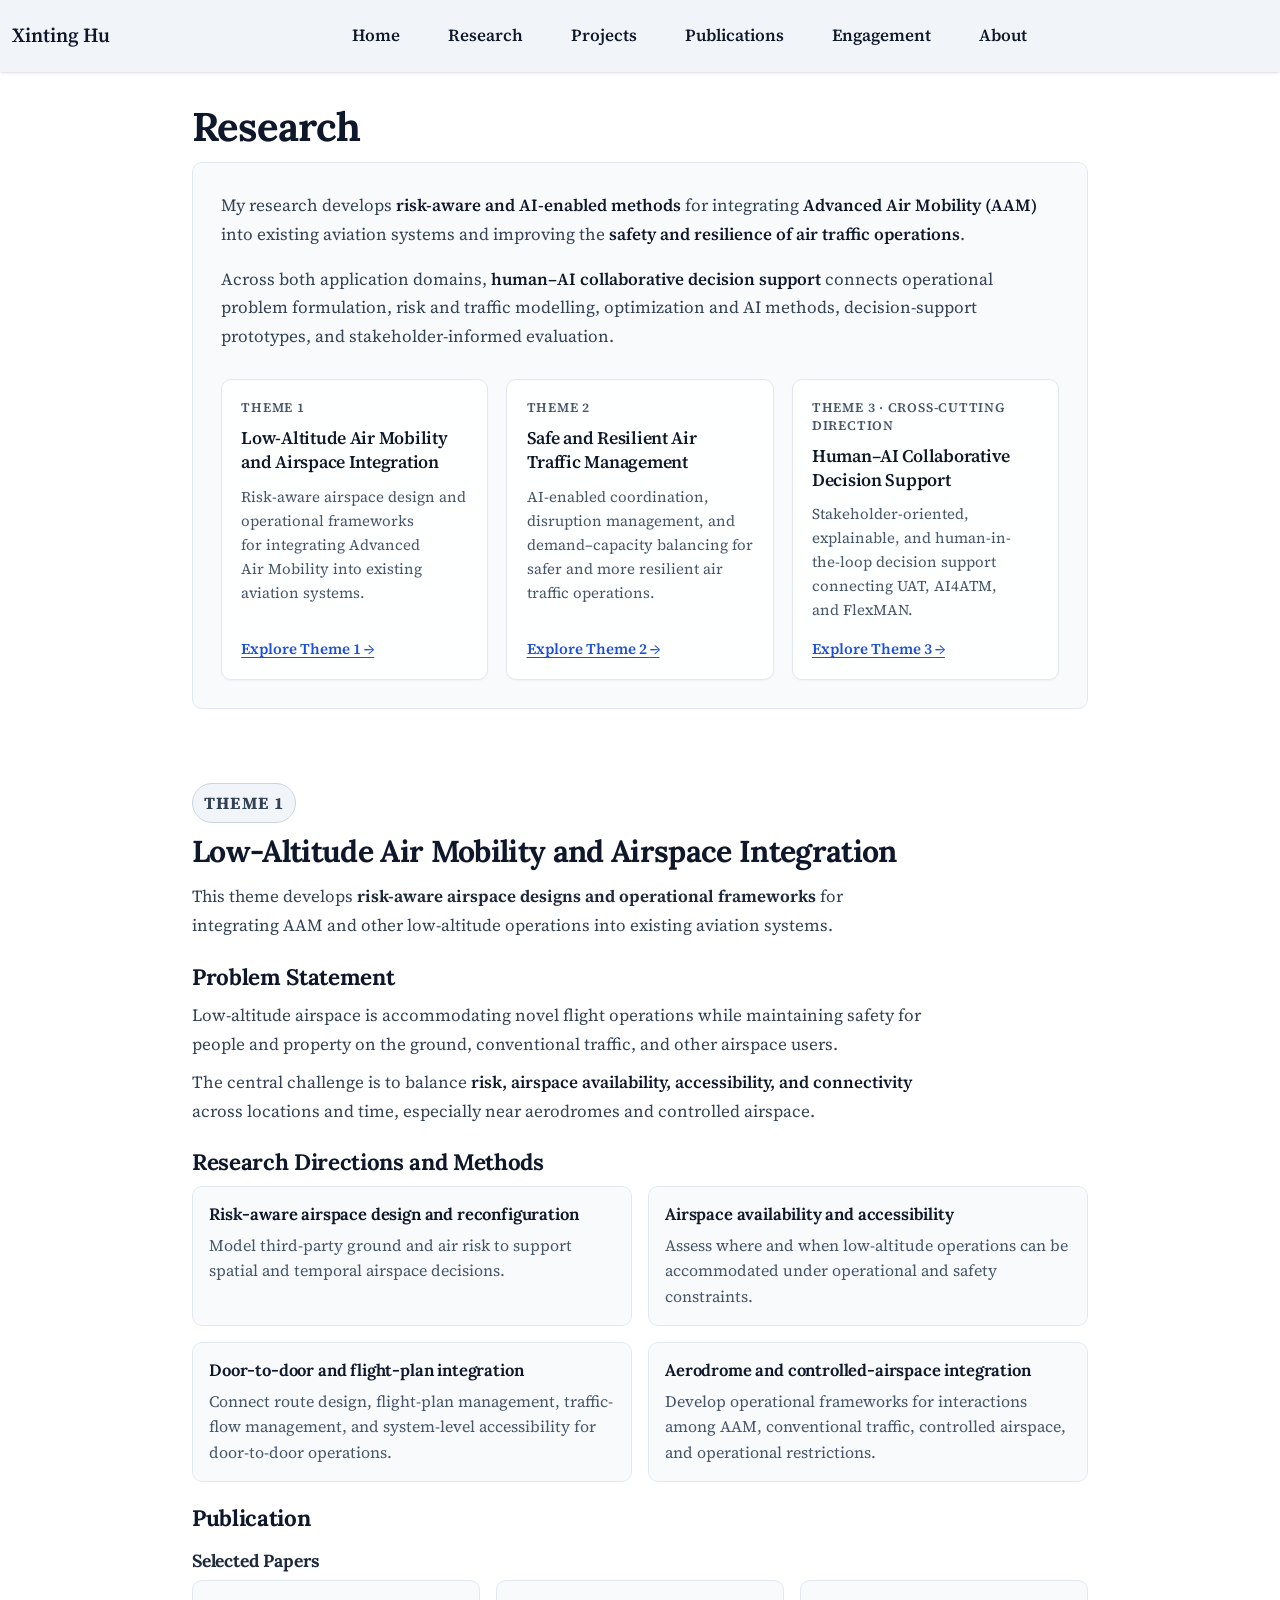
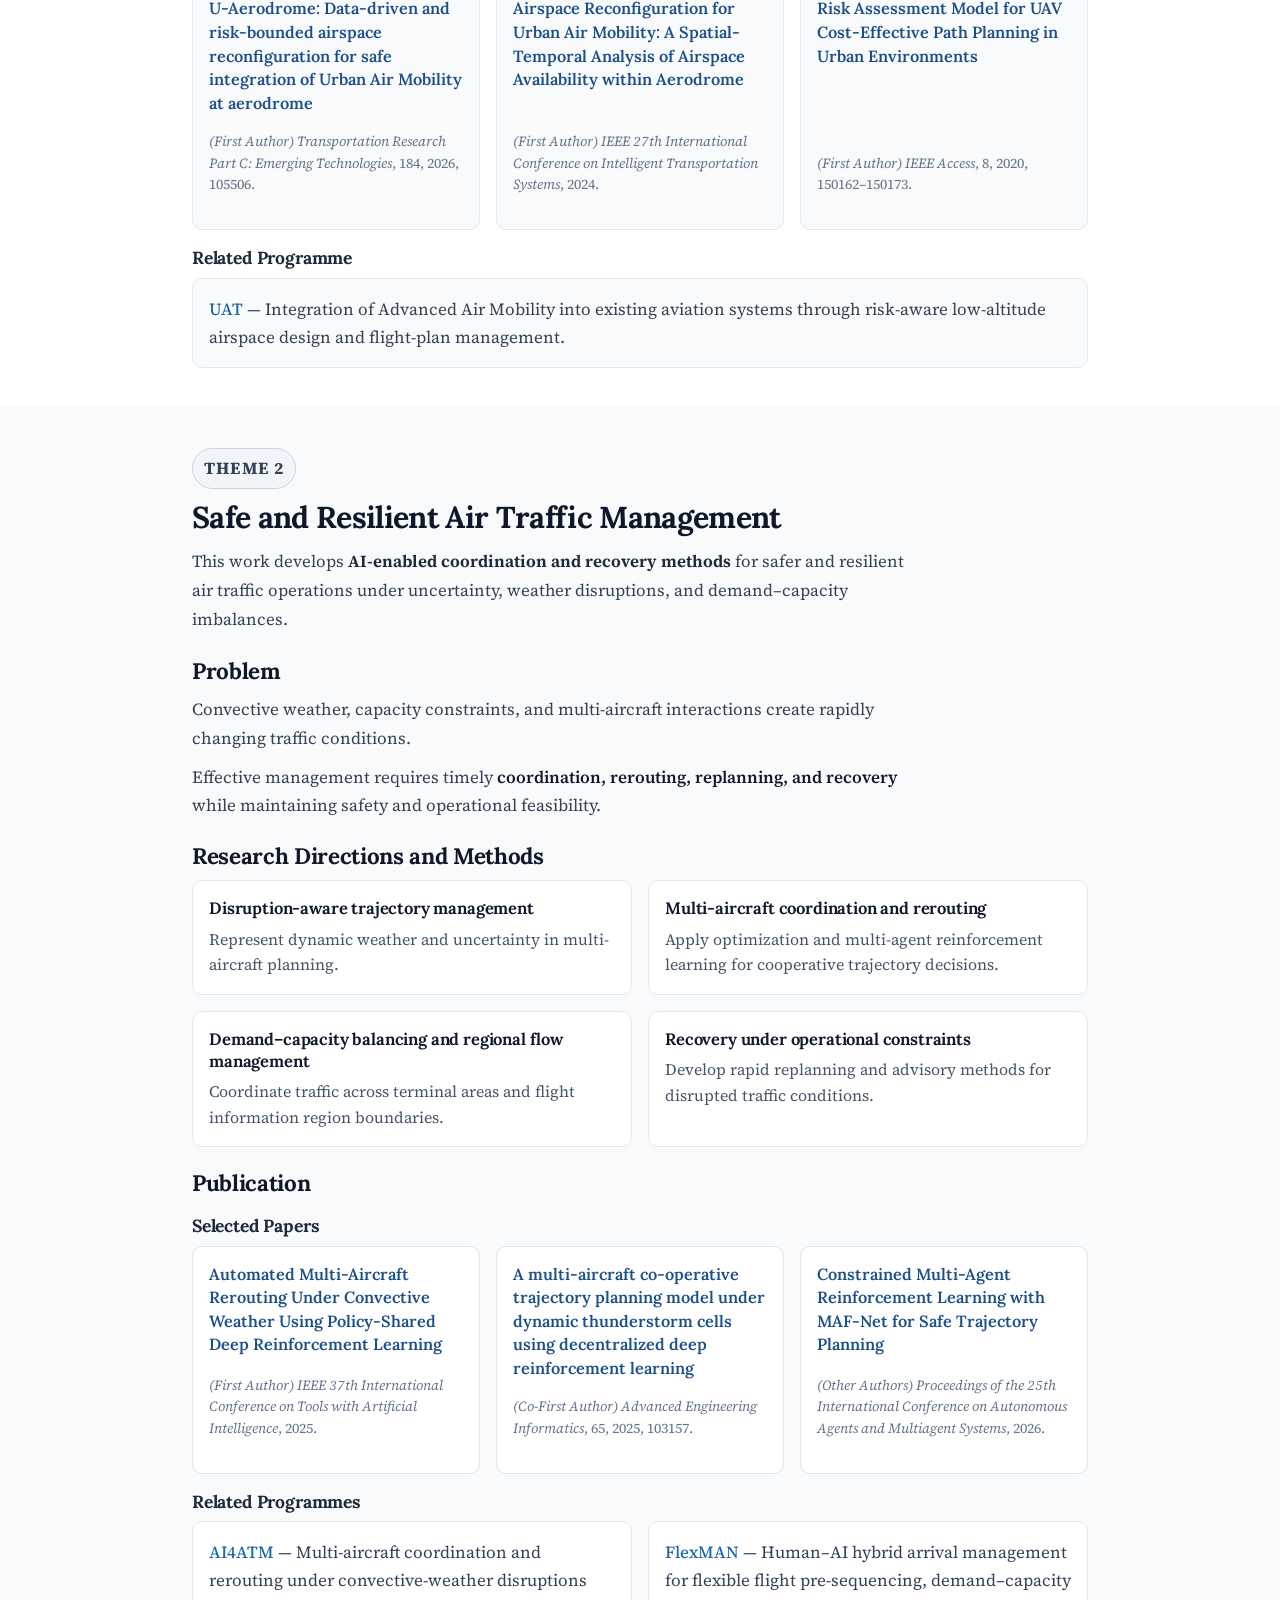
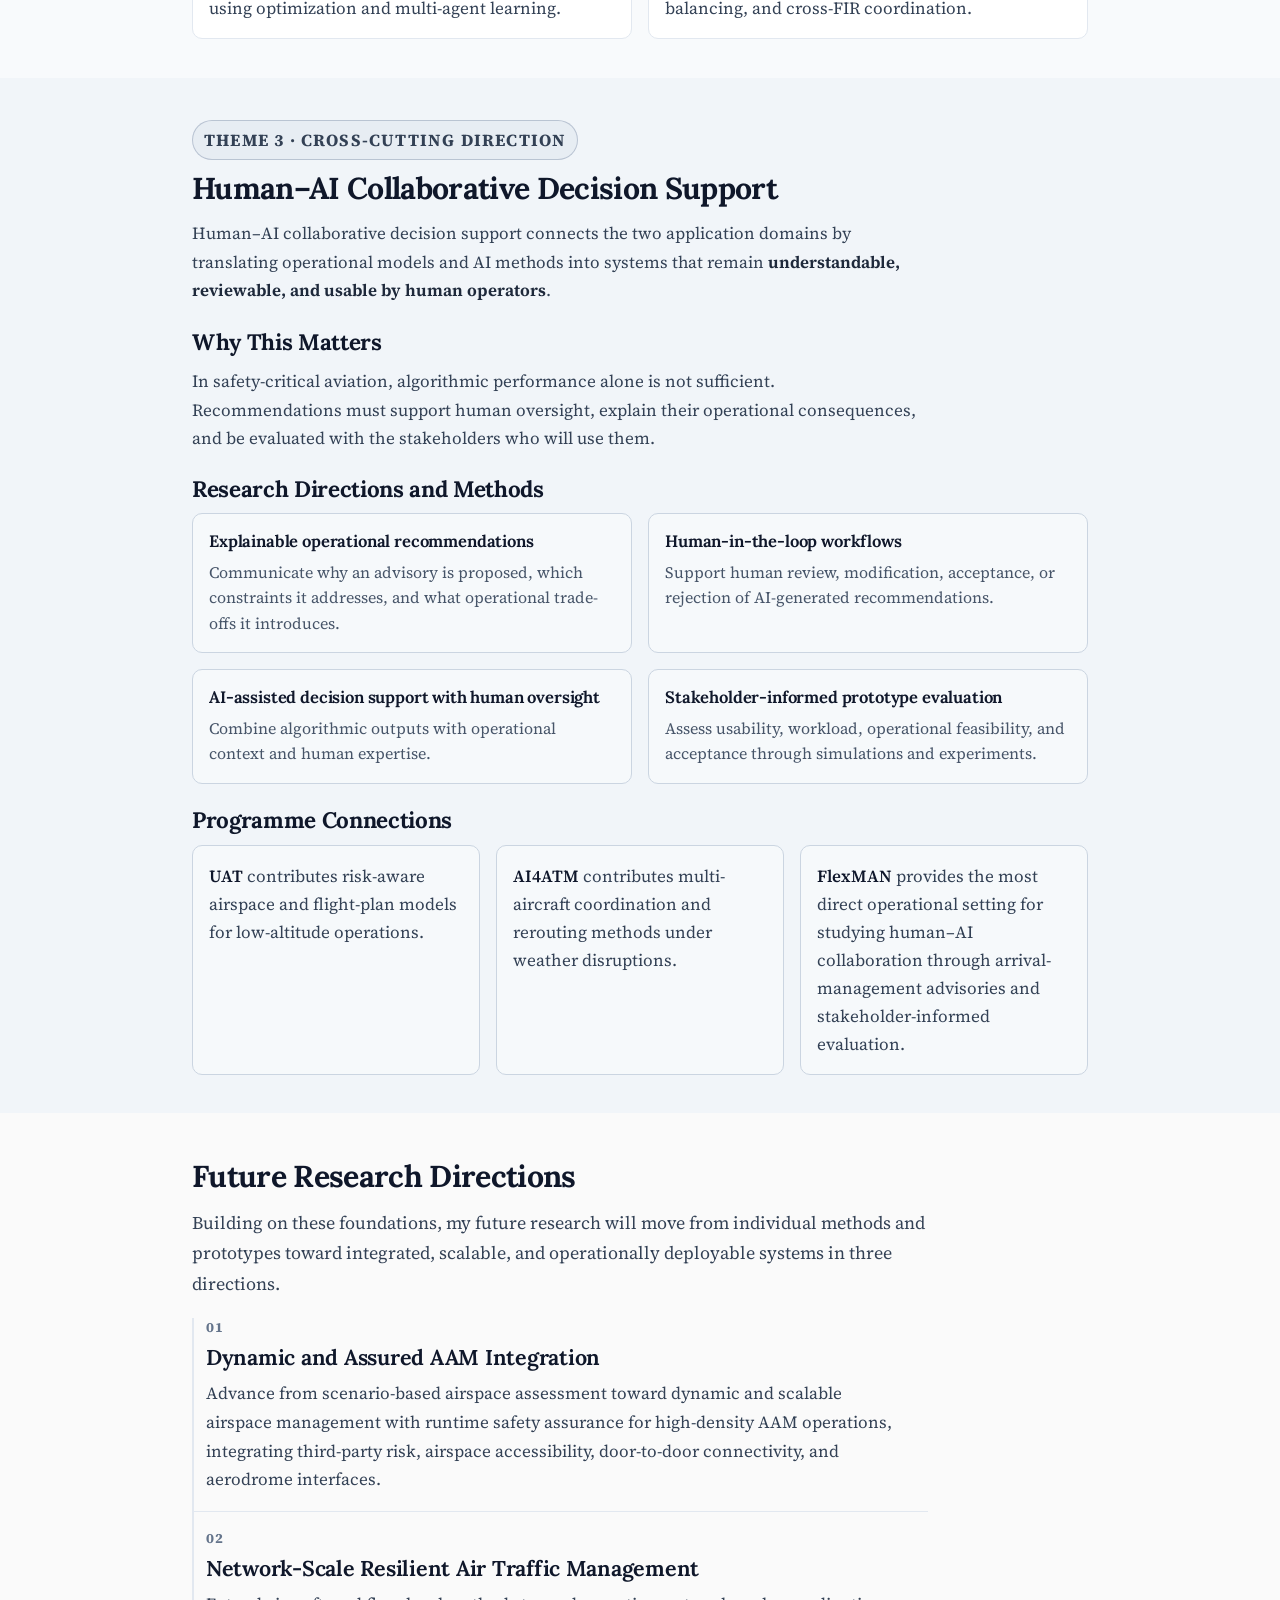
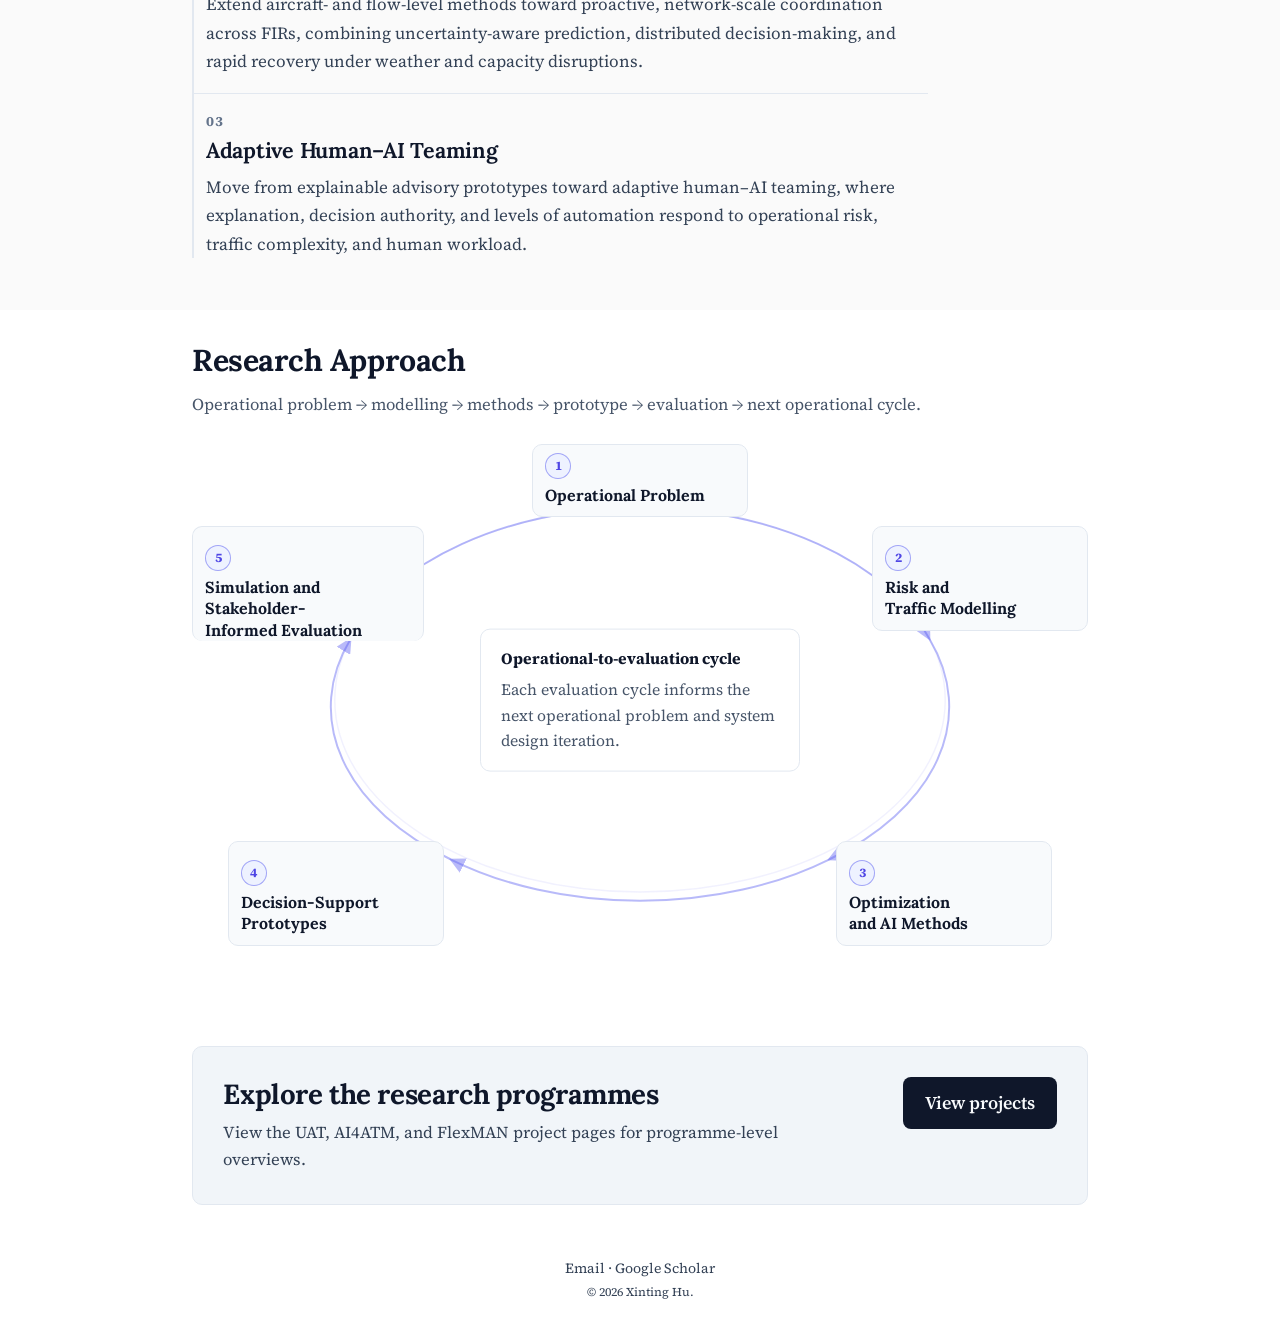
<file: research/index.html>
<!doctype html><html lang=en-us dir=ltr data-wc-theme-default=light data-hbb-relurl=/><head><meta charset=utf-8><meta name=viewport content="width=device-width,initial-scale=1"><meta http-equiv=X-UA-Compatible content="IE=edge"><meta name=generator content="Hugo Blox Kit 0.12.0"><script>try{localStorage.removeItem("wc-color-theme")}catch{}</script><meta name=author content="Xinting Hu"><meta name=description content="AI-enabled air transportation systems for safe, resilient, and human-centered operations."><link rel=alternate hreflang=en-us href=https://xintinghu.github.io/research/><style>:root{--color-primary-100:oklch(0.93 0.034 272.788);--color-primary-200:oklch(0.87 0.065 274.039);--color-primary-300:oklch(0.785 0.115 274.713);--color-primary-400:oklch(0.673 0.182 276.935);--color-primary-50:oklch(0.962 0.018 272.314);--color-primary-500:oklch(0.585 0.233 277.117);--color-primary-600:oklch(0.511 0.262 276.966);--color-primary-700:oklch(0.457 0.24 277.023);--color-primary-800:oklch(0.398 0.195 277.366);--color-primary-900:oklch(0.359 0.144 278.697);--color-primary-950:oklch(0.257 0.09 281.288);--hb-primary-500-rgb:128 128 128;--color-secondary-100:oklch(0.953 0.051 180.801);--color-secondary-200:oklch(0.91 0.096 180.426);--color-secondary-300:oklch(0.855 0.138 181.071);--color-secondary-400:oklch(0.777 0.152 181.912);--color-secondary-50:oklch(0.984 0.014 180.72);--color-secondary-500:oklch(0.704 0.14 182.503);--color-secondary-600:oklch(0.6 0.118 184.704);--color-secondary-700:oklch(0.511 0.096 186.391);--color-secondary-800:oklch(0.437 0.078 188.216);--color-secondary-900:oklch(0.386 0.063 188.416);--color-secondary-950:oklch(0.277 0.046 192.524);--hb-secondary-500-rgb:128 128 128;--hb-color-background:#ffffff;--hb-color-foreground:#111827;--hb-color-header-bg:#f1f5f9;--hb-color-header-fg:#0f172a;--hb-color-footer-bg:#f3f4f6;--hb-color-footer-fg:#0f172a}.dark{--color-primary-100:oklch(0.932 0.032 255.585);--color-primary-200:oklch(0.882 0.059 254.128);--color-primary-300:oklch(0.809 0.105 251.813);--color-primary-400:oklch(0.707 0.165 254.624);--color-primary-50:oklch(0.97 0.014 254.604);--color-primary-500:oklch(0.623 0.214 259.815);--color-primary-600:oklch(0.546 0.245 262.881);--color-primary-700:oklch(0.488 0.243 264.376);--color-primary-800:oklch(0.424 0.199 265.638);--color-primary-900:oklch(0.379 0.146 265.522);--color-primary-950:oklch(0.282 0.091 267.935);--hb-primary-500-rgb:128 128 128;--color-secondary-100:oklch(0.953 0.051 180.801);--color-secondary-200:oklch(0.91 0.096 180.426);--color-secondary-300:oklch(0.855 0.138 181.071);--color-secondary-400:oklch(0.777 0.152 181.912);--color-secondary-50:oklch(0.984 0.014 180.72);--color-secondary-500:oklch(0.704 0.14 182.503);--color-secondary-600:oklch(0.6 0.118 184.704);--color-secondary-700:oklch(0.511 0.096 186.391);--color-secondary-800:oklch(0.437 0.078 188.216);--color-secondary-900:oklch(0.386 0.063 188.416);--color-secondary-950:oklch(0.277 0.046 192.524);--hb-secondary-500-rgb:128 128 128;--hb-color-background:#0f172a;--hb-color-foreground:#f8fafc;--hb-color-header-bg:#0f172a;--hb-color-header-fg:#f8fafc;--hb-color-footer-bg:#111827;--hb-color-footer-fg:#e5e7eb}</style>
    

  
  
  

  
  

  
  
    
  
  
    
  
    
  
    
  
    
  

  
  

  
  
  
    
      
        <link rel="stylesheet" href="/css/_entry.ff379319e37ca9433ffa06f4652a7da70f9ab7bc861d4d746cc07fabba45df73.css" integrity="sha256-/zeTGeN8qUM/&#43;gb0ZSp9pw&#43;at7yGHU10bMB/q7pF33M=" crossorigin="anonymous">
      
    
  


  
<link href=/css/custom.min.108e9c38a436efbe693285b80ec4043afdaec730303710a23e2370d46eece0bf.css rel=stylesheet><script src=/js/hb-head.min.e9ff67ddf77122b225756bf5a926e24420bea2586199fddcb3b1813a009f4ee5.js integrity="sha256-6f9n3fdxIrIldWv1qSbiRCC+olhhmf3cs7GBOgCfTuU=" crossorigin=anonymous></script><link rel=alternate href=/research/index.xml type=application/rss+xml title="Xinting Hu"><link rel=icon type=image/png href=/media/icon_hu_43d65de9230a6c05.png><link rel=apple-touch-icon type=image/png href=/media/icon_hu_39902579fe17d0b4.png><link rel=canonical href=https://xintinghu.github.io/research/><meta property="twitter:card" content="summary"><meta property="og:site_name" content="Xinting Hu"><meta property="og:url" content="https://xintinghu.github.io/research/"><meta property="og:title" content="Research | Xinting Hu"><meta property="og:description" content="AI-enabled air transportation systems for safe, resilient, and human-centered operations."><meta property="og:image" content="https://xintinghu.github.io/media/icon_hu_1c0e9cb08cfb822a.png"><meta property="twitter:image" content="https://xintinghu.github.io/media/icon_hu_1c0e9cb08cfb822a.png"><meta property="og:locale" content="en-us"><script type=application/ld+json>{"@context":"https://schema.org","@id":"https://xintinghu.github.io/research/","@type":"CollectionPage","description":"AI-enabled air transportation systems for safe, resilient, and human-centered operations.","inLanguage":"en-us","isPartOf":{"@id":"https://xintinghu.github.io/","@type":"WebSite","name":"","url":"https://xintinghu.github.io/"},"name":"Research","url":"https://xintinghu.github.io/research/"}</script><script type=application/ld+json>{"@context":"https://schema.org","@type":"BreadcrumbList","itemListElement":[{"@type":"ListItem","item":{"@id":"https://xintinghu.github.io/","name":"Home"},"name":"Home","position":1},{"@type":"ListItem","item":{"@id":"https://xintinghu.github.io/research/","name":"Research"},"name":"Research","position":2}]}</script><title>Research | Xinting Hu</title><link rel=preconnect href=https://fonts.googleapis.com><link rel=preconnect href=https://fonts.gstatic.com crossorigin><link href="https://fonts.googleapis.com/css2?family=Lora:wght@100..900&amp;family=Source+Serif+4:wght@100..900&amp;family=Source+Code+Pro:wght@400&amp;display=swap" rel=stylesheet><style>:root{--hb-font-heading:'Lora', ui-serif, Georgia, Cambria, 'Times New Roman', Times, serif;--hb-font-body:'Source Serif 4', ui-serif, Georgia, Cambria, 'Times New Roman', Times, serif;--hb-font-code:'Source Code Pro', ui-monospace, SFMono-Regular, Menlo, Monaco, Consolas, 'Liberation Mono', 'Courier New', monospace;--hb-font-nav:'Lora', ui-serif, Georgia, Cambria, 'Times New Roman', Times, serif;--hb-font-weight-heading:500;--hb-font-weight-body:400;--hb-font-weight-body-bold:600;--hb-font-leading-heading:1.2;--hb-font-leading-body:1.7;--hb-font-leading-code:1.5;--hb-font-tracking-heading:0;--hb-font-tracking-body:0;--hb-font-tracking-caps:0.05em;--hb-font-size-base:1rem;--hb-font-size-sm:0.875rem;--hb-font-size-lg:1.125rem;--hb-font-family-sans:'Source Serif 4', ui-serif, Georgia, Cambria, 'Times New Roman', Times, serif}</style><style>:root{--hb-radius:0.5rem;--hb-spacing-base:1rem;--hb-spacing-section:4rem}</style><script defer src=/js/hugo-blox-en.min.50bf5376bbbd2aea9b2e03e195eeee2f0afad8e84589a94b0ee493111b4be271.js integrity="sha256-UL9Tdru9KuqbLgPhle7uLwr62OhFialLDuSTERtL4nE="></script><script defer src=/assets/js/preact-built/cta-card.3e4e8290b1e1ee7e8123c93e9d5e88934495ef23ae10f6a182bc3e196c2270ee.js integrity="sha256-Pk6CkLHh7n6BI8k+nV6Ik0SV7yOuEPahgrw+GWwicO4="></script><script async defer src=https://buttons.github.io/buttons.js></script></head><body class="bg-[var(--hb-color-background)] text-[var(--hb-color-foreground)] page-wrapper" id=top><div id=page-bg></div><div class="page-header sticky top-0 z-30"><header id=site-header class=header><nav class="navbar px-3 flex justify-start"><div class="order-0 h-full"><a class=navbar-brand href=/ title="Xinting Hu">Xinting Hu</a></div><input id=nav-toggle type=checkbox class=hidden>
<label for=nav-toggle class="order-3 cursor-pointer flex items-center lg:hidden text-[var(--hb-color-header-fg)] lg:order-1"><svg id="show-button" class="h-6 fill-current block" viewBox="0 0 20 20"><title>Open Menu</title><path d="M0 3h20v2H0V3zm0 6h20v2H0V9zm0 6h20v2H0V0z"/></svg>
<svg id="hide-button" class="h-6 fill-current hidden" viewBox="0 0 20 20"><title>Close Menu</title><polygon points="11 9 22 9 22 11 11 11 11 22 9 22 9 11 -2 11 -2 9 9 9 9 -2 11 -2" transform="rotate(45 10 10)"/></svg></label><ul id=nav-menu class="navbar-nav order-3 hidden lg:flex w-full pb-6 lg:order-1 lg:w-auto lg:space-x-2 lg:pb-0 xl:space-x-8 justify-start"><li class=nav-item><a class=nav-link href=/>Home</a></li><li class=nav-item><a class="nav-link active" href=/research/>Research</a></li><li class=nav-item><a class=nav-link href=/projects/>Projects</a></li><li class=nav-item><a class=nav-link href=/publications/>Publications</a></li><li class=nav-item><a class=nav-link href=/engagement/>Engagement</a></li><li class=nav-item><a class=nav-link href=/about/>About</a></li></ul><div class="order-1 ml-auto flex items-center md:order-2 lg:ml-0"></div></nav></header></div><div class=page-body><section id=research-page-header-section class="relative isolate hbb-section blox-_ page-intro" style=padding:0><div class=home-section-bg></div><div class="flex flex-col items-center max-w-prose mx-auto gap-3 justify-center px-6"><div class="prose prose-slate lg:prose-xl dark:prose-invert max-w-prose"><h1 id=research>Research</h1></div></div></section><section id=research-agenda-section class="relative isolate hbb-section blox-_ research-lead-panel" style=padding:0><div class=home-section-bg></div><div class="flex flex-col items-center max-w-prose mx-auto gap-3 justify-center px-6"><div class="prose prose-slate lg:prose-xl dark:prose-invert max-w-prose"><p>My research develops <strong>risk-aware and AI-enabled methods</strong> for integrating <strong>Advanced Air Mobility (AAM)</strong> into existing aviation systems and improving the <strong>safety and resilience of air traffic operations</strong>.</p><p>Across both application domains, <strong>human–AI collaborative decision support</strong> connects operational problem formulation, risk and traffic modelling, optimization and AI methods, decision-support prototypes, and stakeholder-informed evaluation.</p><div class=research-agenda-map aria-label="Research themes"><a class=research-agenda-map-item href=#research-theme-aam><span class=research-agenda-map-label>Theme 1</span>
<strong class=research-agenda-map-title>Low-Altitude Air Mobility and Airspace Integration</strong>
<span class=research-agenda-map-summary>Risk-aware airspace design and operational frameworks for integrating Advanced Air Mobility into existing aviation systems.</span>
<span class=research-agenda-map-link>Explore Theme 1 <span aria-hidden=true>→</span></span>
</a><a class=research-agenda-map-item href=#research-theme-atm><span class=research-agenda-map-label>Theme 2</span>
<strong class=research-agenda-map-title>Safe and Resilient Air Traffic Management</strong>
<span class=research-agenda-map-summary>AI-enabled coordination, disruption management, and demand–capacity balancing for safer and more resilient air traffic operations.</span>
<span class=research-agenda-map-link>Explore Theme 2 <span aria-hidden=true>→</span></span>
</a><a class="research-agenda-map-item research-agenda-map-item-cross-cutting" href=#research-human-ai><span class=research-agenda-map-label>Theme 3 · Cross-Cutting Direction</span>
<strong class=research-agenda-map-title>Human–AI Collaborative Decision Support</strong>
<span class=research-agenda-map-summary>Stakeholder-oriented, explainable, and human-in-the-loop decision support connecting UAT, AI4ATM, and FlexMAN.</span>
<span class=research-agenda-map-link>Explore Theme 3 <span aria-hidden=true>→</span></span></a></div></div></div></section><section id=research-theme-aam-section class="relative isolate hbb-section blox-_ research-theme-aam" style=padding:0><div class=home-section-bg></div><div class="flex flex-col items-center max-w-prose mx-auto gap-3 justify-center px-6"><div class="prose prose-slate lg:prose-xl dark:prose-invert max-w-prose"><p><span id=research-theme-aam class=research-section-anchor aria-hidden=true></span></p><p class=research-theme-eyebrow>THEME 1</p><h2 id=low-altitude-air-mobility-and-airspace-integration>Low-Altitude Air Mobility and Airspace Integration</h2><p class=research-theme-statement>This theme develops <strong>risk-aware airspace designs and operational frameworks</strong> for integrating AAM and other low-altitude operations into existing aviation systems.</p><h3 id=research-theme-aam-problem>Problem Statement</h3><p>Low-altitude airspace is accommodating novel flight operations while maintaining safety for people and property on the ground, conventional traffic, and other airspace users.</p><p>The central challenge is to balance <strong>risk, airspace availability, accessibility, and connectivity</strong> across locations and time, especially near aerodromes and controlled airspace.</p><h3 id=research-theme-aam-directions>Research Directions and Methods</h3><div class=research-direction-grid><div class=research-direction-item><h4>Risk-aware airspace design and reconfiguration</h4><p>Model third-party ground and air risk to support spatial and temporal airspace decisions.</p></div><div class=research-direction-item><h4>Airspace availability and accessibility</h4><p>Assess where and when low-altitude operations can be accommodated under operational and safety constraints.</p></div><div class=research-direction-item><h4>Door-to-door and flight-plan integration</h4><p>Connect route design, flight-plan management, traffic-flow management, and system-level accessibility for door-to-door operations.</p></div><div class=research-direction-item><h4>Aerodrome and controlled-airspace integration</h4><p>Develop operational frameworks for interactions among AAM, conventional traffic, controlled airspace, and operational restrictions.</p></div></div><h3 id=research-theme-aam-evidence>Publication</h3><h4 id=research-theme-aam-selected-papers>Selected Papers</h4><div class=research-evidence-list><article class=research-evidence-item><h4><a href=https://doi.org/10.1016/j.trc.2025.105506>U-Aerodrome: Data-driven and risk-bounded airspace reconfiguration for safe integration of Urban Air Mobility at aerodrome</a></h4><p class=research-evidence-venue><em>(First Author) Transportation Research Part C: Emerging Technologies</em>, 184, 2026, 105506.</p></article><article class=research-evidence-item><h4><a href=https://ieeexplore.ieee.org/document/10919500/>Airspace Reconfiguration for Urban Air Mobility: A Spatial-Temporal Analysis of Airspace Availability within Aerodrome</a></h4><p class=research-evidence-venue><em>(First Author) IEEE 27th International Conference on Intelligent Transportation Systems</em>, 2024.</p></article><article class=research-evidence-item><h4><a href=https://ieeexplore.ieee.org/document/9165709/>Risk Assessment Model for UAV Cost-Effective Path Planning in Urban Environments</a></h4><p class=research-evidence-venue><em>(First Author) IEEE Access</em>, 8, 2020, 150162–150173.</p></article></div><h4 id=research-theme-aam-related-programme>Related Programme</h4><div class=research-programme-list><p><strong><a href=/projects/uat/>UAT</a></strong> — Integration of Advanced Air Mobility into existing aviation systems through risk-aware low-altitude airspace design and flight-plan management.</p></div></div></div></section><section id=research-theme-atm-section class="relative isolate hbb-section blox-_ research-theme-atm" style=padding:0><div class=home-section-bg style=background-color:#f8fafc;--dark-bg-color:#0f172a></div><div class="flex flex-col items-center max-w-prose mx-auto gap-3 justify-center px-6"><div class="prose prose-slate lg:prose-xl dark:prose-invert max-w-prose"><p><span id=research-theme-atm class=research-section-anchor aria-hidden=true></span></p><p class=research-theme-eyebrow>THEME 2</p><h2 id=safe-and-resilient-air-traffic-management>Safe and Resilient Air Traffic Management</h2><p class=research-theme-statement>This work develops <strong>AI-enabled coordination and recovery methods</strong> for safer and resilient air traffic operations under uncertainty, weather disruptions, and demand–capacity imbalances.</p><h3 id=research-theme-atm-problem>Problem</h3><p>Convective weather, capacity constraints, and multi-aircraft interactions create rapidly changing traffic conditions.</p><p>Effective management requires timely <strong>coordination, rerouting, replanning, and recovery</strong> while maintaining safety and operational feasibility.</p><h3 id=research-theme-atm-directions>Research Directions and Methods</h3><div class=research-direction-grid><div class=research-direction-item><h4>Disruption-aware trajectory management</h4><p>Represent dynamic weather and uncertainty in multi-aircraft planning.</p></div><div class=research-direction-item><h4>Multi-aircraft coordination and rerouting</h4><p>Apply optimization and multi-agent reinforcement learning for cooperative trajectory decisions.</p></div><div class=research-direction-item><h4>Demand–capacity balancing and regional flow management</h4><p>Coordinate traffic across terminal areas and flight information region boundaries.</p></div><div class=research-direction-item><h4>Recovery under operational constraints</h4><p>Develop rapid replanning and advisory methods for disrupted traffic conditions.</p></div></div><h3 id=research-theme-atm-evidence>Publication</h3><h4 id=research-theme-atm-selected-papers>Selected Papers</h4><div class=research-evidence-list><article class=research-evidence-item><h4><a href=https://www.computer.org/csdl/proceedings-article/ictai/2025/491900a277/2ct0TfoZ4yY>Automated Multi-Aircraft Rerouting Under Convective Weather Using Policy-Shared Deep Reinforcement Learning</a></h4><p class=research-evidence-venue><em>(First Author) IEEE 37th International Conference on Tools with Artificial Intelligence</em>, 2025.</p></article><article class=research-evidence-item><h4><a href=https://doi.org/10.1016/j.aei.2025.103157>A multi-aircraft co-operative trajectory planning model under dynamic thunderstorm cells using decentralized deep reinforcement learning</a></h4><p class=research-evidence-venue><em>(Co-First Author) Advanced Engineering Informatics</em>, 65, 2025, 103157.</p></article><article class=research-evidence-item><h4><a href=https://doi.org/10.65109/MQDV9851>Constrained Multi-Agent Reinforcement Learning with MAF-Net for Safe Trajectory Planning</a></h4><p class=research-evidence-venue><em>(Other Authors) Proceedings of the 25th International Conference on Autonomous Agents and Multiagent Systems</em>, 2026.</p></article></div><h4 id=research-theme-atm-related-programmes>Related Programmes</h4><div class=research-programme-list><p><strong><a href=/projects/ai4atm/>AI4ATM</a></strong> — Multi-aircraft coordination and rerouting under convective-weather disruptions using optimization and multi-agent learning.</p><p><strong><a href=/projects/flexman/>FlexMAN</a></strong> — Human–AI hybrid arrival management for flexible flight pre-sequencing, demand–capacity balancing, and cross-FIR coordination.</p></div></div></div></section><section id=research-human-ai-section class="relative isolate hbb-section blox-_ research-cross-cutting" style=padding:0><div class=home-section-bg style=background-color:#f1f5f9;--dark-bg-color:#1e293b></div><div class="flex flex-col items-center max-w-prose mx-auto gap-3 justify-center px-6"><div class="prose prose-slate lg:prose-xl dark:prose-invert max-w-prose"><p><span id=research-human-ai class=research-section-anchor aria-hidden=true></span></p><p class=research-theme-eyebrow>THEME 3 · CROSS-CUTTING DIRECTION</p><h2 id=humanai-collaborative-decision-support>Human–AI Collaborative Decision Support</h2><p class=research-theme-statement>Human–AI collaborative decision support connects the two application domains by translating operational models and AI methods into systems that remain <strong>understandable, reviewable, and usable by human operators</strong>.</p><h3 id=research-theme-human-ai-importance>Why This Matters</h3><p>In safety-critical aviation, algorithmic performance alone is not sufficient. Recommendations must support human oversight, explain their operational consequences, and be evaluated with the stakeholders who will use them.</p><h3 id=research-theme-human-ai-directions>Research Directions and Methods</h3><div class=research-direction-grid><div class=research-direction-item><h4>Explainable operational recommendations</h4><p>Communicate why an advisory is proposed, which constraints it addresses, and what operational trade-offs it introduces.</p></div><div class=research-direction-item><h4>Human-in-the-loop workflows</h4><p>Support human review, modification, acceptance, or rejection of AI-generated recommendations.</p></div><div class=research-direction-item><h4>AI-assisted decision support with human oversight</h4><p>Combine algorithmic outputs with operational context and human expertise.</p></div><div class=research-direction-item><h4>Stakeholder-informed prototype evaluation</h4><p>Assess usability, workload, operational feasibility, and acceptance through simulations and experiments.</p></div></div><h3 id=research-theme-human-ai-programme-connections>Programme Connections</h3><div class="research-programme-list research-programme-connections"><p><strong>UAT</strong> contributes risk-aware airspace and flight-plan models for low-altitude operations.</p><p><strong>AI4ATM</strong> contributes multi-aircraft coordination and rerouting methods under weather disruptions.</p><p><strong>FlexMAN</strong> provides the most direct operational setting for studying human–AI collaboration through arrival-management advisories and stakeholder-informed evaluation.</p></div></div></div></section><section id=research-future-directions-section class="relative isolate hbb-section blox-_ research-future-directions" style=padding:0><div class=home-section-bg style=background-color:#fafafa;--dark-bg-color:#111827></div><div class="flex flex-col items-center max-w-prose mx-auto gap-3 justify-center px-6"><div class="prose prose-slate lg:prose-xl dark:prose-invert max-w-prose"><p><span id=research-future-directions class=research-section-anchor aria-hidden=true></span></p><h2 id=research-future-directions-heading>Future Research Directions</h2><p>Building on these foundations, my future research will move from individual methods and prototypes toward integrated, scalable, and operationally deployable systems in three directions.</p><div class=research-future-grid><section class=research-future-item><p class=research-future-index aria-hidden=true>01</p><h3>Dynamic and Assured AAM Integration</h3><p>Advance from scenario-based airspace assessment toward dynamic and scalable airspace management with runtime safety assurance for high-density AAM operations, integrating third-party risk, airspace accessibility, door-to-door connectivity, and aerodrome interfaces.</p></section><section class=research-future-item><p class=research-future-index aria-hidden=true>02</p><h3>Network-Scale Resilient Air Traffic Management</h3><p>Extend aircraft- and flow-level methods toward proactive, network-scale coordination across FIRs, combining uncertainty-aware prediction, distributed decision-making, and rapid recovery under weather and capacity disruptions.</p></section><section class=research-future-item><p class=research-future-index aria-hidden=true>03</p><h3>Adaptive Human–AI Teaming</h3><p>Move from explainable advisory prototypes toward adaptive human–AI teaming, where explanation, decision authority, and levels of automation respond to operational risk, traffic complexity, and human workload.</p></section></div></div></div></section><section id=research-approach-anchor-section class="relative isolate hbb-section blox-_ research-anchor-host" style=padding:0><div class=home-section-bg></div><div class="flex flex-col items-center max-w-prose mx-auto gap-3 justify-center px-6"><div class="prose prose-slate lg:prose-xl dark:prose-invert max-w-prose"><span id=research-approach class=research-section-anchor aria-hidden=true></span></div></div></section><section id=research-approach-section class="relative isolate hbb-section blox-_ research-approach-section" style=padding:0><div class=home-section-bg></div><div class="flex flex-col items-center max-w-prose mx-auto gap-3 justify-center px-6"><div class="prose prose-slate lg:prose-xl dark:prose-invert max-w-prose"><h2 id=research-approach-heading>Research Approach</h2><p class=research-cycle-summary>Operational problem → modelling → methods → prototype → evaluation → next operational cycle.</p><div class=research-cycle role=group aria-label="Research approach closed-loop process"><svg class="research-cycle-ring" viewBox="0 0 896 520" aria-hidden="true" focusable="false"><defs><marker id="research-cycle-arrow" markerWidth="8" markerHeight="8" refX="7" refY="4" orient="auto" markerUnits="strokeWidth"><path d="M0 0 8 4 0 8z" fill="currentColor"/></marker></defs><ellipse class="research-cycle-ring-guide" cx="448" cy="260" rx="310" ry="195" fill="none" stroke="currentColor" stroke-width="1.5" stroke-opacity=".2"/><path class="research-cycle-segment research-cycle-segment-1" d="M448 65A310 195 0 01742 198" fill="none" stroke="currentColor" stroke-width="2" marker-end="url(#research-cycle-arrow)"/><path class="research-cycle-segment research-cycle-segment-2" d="M742 198A310 195 0 01640 422" fill="none" stroke="currentColor" stroke-width="2" marker-end="url(#research-cycle-arrow)"/><path class="research-cycle-segment research-cycle-segment-3" d="M640 422a310 195 0 01-384 0" fill="none" stroke="currentColor" stroke-width="2" marker-end="url(#research-cycle-arrow)"/><path class="research-cycle-segment research-cycle-segment-4" d="M256 422A310 195 0 01154 198" fill="none" stroke="currentColor" stroke-width="2" marker-end="url(#research-cycle-arrow)"/><path class="research-cycle-segment research-cycle-segment-5 research-cycle-segment-return" d="M154 198A310 195 0 01448 65" fill="none" stroke="currentColor" stroke-width="2" marker-end="url(#research-cycle-arrow)"/></svg><div class=research-cycle-center aria-live=polite><div class="research-cycle-detail research-cycle-detail-default"><p class=research-cycle-center-title>Operational-to-evaluation cycle</p><p class=research-cycle-center-text>Each evaluation cycle informs the next operational problem and system design iteration.</p></div><div class="research-cycle-detail research-cycle-detail-stage" data-stage=1 aria-hidden=true><p class=research-cycle-center-title>Operational Problem</p><p class=research-cycle-center-text>Start from aviation operations, stakeholder needs, and system constraints.</p></div><div class="research-cycle-detail research-cycle-detail-stage" data-stage=2 aria-hidden=true><p class=research-cycle-center-title>Risk and Traffic Modelling</p><p class=research-cycle-center-text>Represent safety, uncertainty, demand, and traffic interactions.</p></div><div class="research-cycle-detail research-cycle-detail-stage" data-stage=3 aria-hidden=true><p class=research-cycle-center-title>Optimization and AI Methods</p><p class=research-cycle-center-text>Develop methods aligned with operational objectives and constraints.</p></div><div class="research-cycle-detail research-cycle-detail-stage" data-stage=4 aria-hidden=true><p class=research-cycle-center-title>Decision-Support Prototypes</p><p class=research-cycle-center-text>Translate methods into research prototypes for operational evaluation.</p></div><div class="research-cycle-detail research-cycle-detail-stage" data-stage=5 aria-hidden=true><p class=research-cycle-center-title>Simulation and Stakeholder-Informed Evaluation</p><p class=research-cycle-center-text>Evaluate approaches through simulation, experiments, and stakeholder-informed assessment.</p></div></div><ol class=research-cycle-nodes><li class="research-cycle-node-item research-cycle-node-item-1"><article class=research-cycle-node tabindex=0 aria-labelledby=research-cycle-title-1 aria-describedby=research-cycle-desc-1><span class=research-cycle-node-number aria-hidden=true>1</span><h3 class=research-cycle-node-title id=research-cycle-title-1>Operational Problem</h3><p class=research-cycle-node-description id=research-cycle-desc-1>Start from aviation operations, stakeholder needs, and system constraints.</p></article></li><li class="research-cycle-node-item research-cycle-node-item-2"><article class=research-cycle-node tabindex=0 aria-labelledby=research-cycle-title-2 aria-describedby=research-cycle-desc-2><span class=research-cycle-node-number aria-hidden=true>2</span><h3 class=research-cycle-node-title id=research-cycle-title-2>Risk and Traffic Modelling</h3><p class=research-cycle-node-description id=research-cycle-desc-2>Represent safety, uncertainty, demand, and traffic interactions.</p></article></li><li class="research-cycle-node-item research-cycle-node-item-3"><article class=research-cycle-node tabindex=0 aria-labelledby=research-cycle-title-3 aria-describedby=research-cycle-desc-3><span class=research-cycle-node-number aria-hidden=true>3</span><h3 class=research-cycle-node-title id=research-cycle-title-3>Optimization and AI Methods</h3><p class=research-cycle-node-description id=research-cycle-desc-3>Develop methods aligned with operational objectives and constraints.</p></article></li><li class="research-cycle-node-item research-cycle-node-item-4"><article class=research-cycle-node tabindex=0 aria-labelledby=research-cycle-title-4 aria-describedby=research-cycle-desc-4><span class=research-cycle-node-number aria-hidden=true>4</span><h3 class=research-cycle-node-title id=research-cycle-title-4>Decision-Support Prototypes</h3><p class=research-cycle-node-description id=research-cycle-desc-4>Translate methods into research prototypes for operational evaluation.</p></article></li><li class="research-cycle-node-item research-cycle-node-item-5"><article class=research-cycle-node tabindex=0 aria-labelledby=research-cycle-title-5 aria-describedby=research-cycle-desc-5><span class=research-cycle-node-number aria-hidden=true>5</span><h3 class=research-cycle-node-title id=research-cycle-title-5>Simulation and Stakeholder-Informed Evaluation</h3><p class=research-cycle-node-description id=research-cycle-desc-5>Evaluate approaches through simulation, experiments, and stakeholder-informed assessment.</p></article></li></ol><p class=research-cycle-loop-note aria-hidden=true>Evaluation completes the cycle — returns to operational problem</p></div></div></div></section><section id=research-programmes-cta-section class="relative isolate hbb-section blox-_ research-collaboration-cta"><div class=home-section-bg></div><div class="cta-card-block-container preact-block" data-block-type=cta-card data-props='{"content":{"button":{"text":"View projects","url":"/projects/"},"text":"View the UAT, AI4ATM, and FlexMAN project pages for programme-level overviews.","title":"Explore the research programmes"},"design":{"css_class":"research-collaboration-cta"},"id":"research-programmes-cta-section","type":"cta-card"}' data-preact-render=true></div></section><section id=research-page-toc-section class="relative isolate hbb-section blox-_ research-page-toc-host" style=padding:0><div class=home-section-bg></div><div class="flex flex-col items-center max-w-prose mx-auto gap-3 justify-center px-6"><div class="prose prose-slate lg:prose-xl dark:prose-invert max-w-prose"><nav class="hb-toc research-page-toc not-prose hidden w-64 shrink-0 xl:block print:hidden px-4" aria-label="On this page"><div class="hb-scrollbar text-sm [hyphens:auto] sticky top-16 overflow-y-auto pr-4 pt-6 max-h-[calc(100vh-var(--navbar-height)-env(safe-area-inset-bottom))] -mr-4 rtl:-ml-4"><p class="mb-4 font-semibold tracking-tight">On this page</p><ul><li class="my-2 scroll-my-6 scroll-py-6"><a class="font-semibold inline-block text-gray-500 hover:text-gray-900 dark:text-gray-400 dark:hover:text-gray-300 w-full break-words" href=#research-agenda>Research Agenda</a></li><li class="my-2 scroll-my-6 scroll-py-6"><a class="font-semibold inline-block text-gray-500 hover:text-gray-900 dark:text-gray-400 dark:hover:text-gray-300 w-full break-words" href=#research-theme-aam>Theme 1: Low-Altitude Air Mobility</a></li><li class="my-2 scroll-my-6 scroll-py-6"><a class="font-semibold inline-block text-gray-500 hover:text-gray-900 dark:text-gray-400 dark:hover:text-gray-300 w-full break-words" href=#research-theme-atm>Theme 2: Resilient ATM</a></li><li class="my-2 scroll-my-6 scroll-py-6"><a class="font-semibold inline-block text-gray-500 hover:text-gray-900 dark:text-gray-400 dark:hover:text-gray-300 w-full break-words" href=#research-human-ai>Theme 3: Human–AI Decision Support</a></li><li class="my-2 scroll-my-6 scroll-py-6"><a class="font-semibold inline-block text-gray-500 hover:text-gray-900 dark:text-gray-400 dark:hover:text-gray-300 w-full break-words" href=#research-future-directions>Future Directions</a></li><li class="my-2 scroll-my-6 scroll-py-6"><a class="font-semibold inline-block text-gray-500 hover:text-gray-900 dark:text-gray-400 dark:hover:text-gray-300 w-full break-words" href=#research-approach>Research Approach</a></li></ul></div></nav></div></div></section></div><div class=page-footer><footer class="container mx-auto flex flex-col justify-items-center text-sm leading-6 mt-24 mb-4 text-slate-700 dark:text-slate-200"><p class=text-center><a href=mailto:xinting002@e.ntu.edu.sg>Email</a> · <a href="https://scholar.google.com/citations?user=6xk8K2EAAAAJ" target=_blank rel=noopener>Google Scholar</a></p><p class="powered-by text-center">© 2026 Xinting Hu.</p></footer></div><div id=hb-notification-container class="fixed top-20 right-4 z-[9999] pointer-events-none" aria-live=polite aria-atomic=true></div><script src=/research/research-cycle.js></script></body></html>
</file>
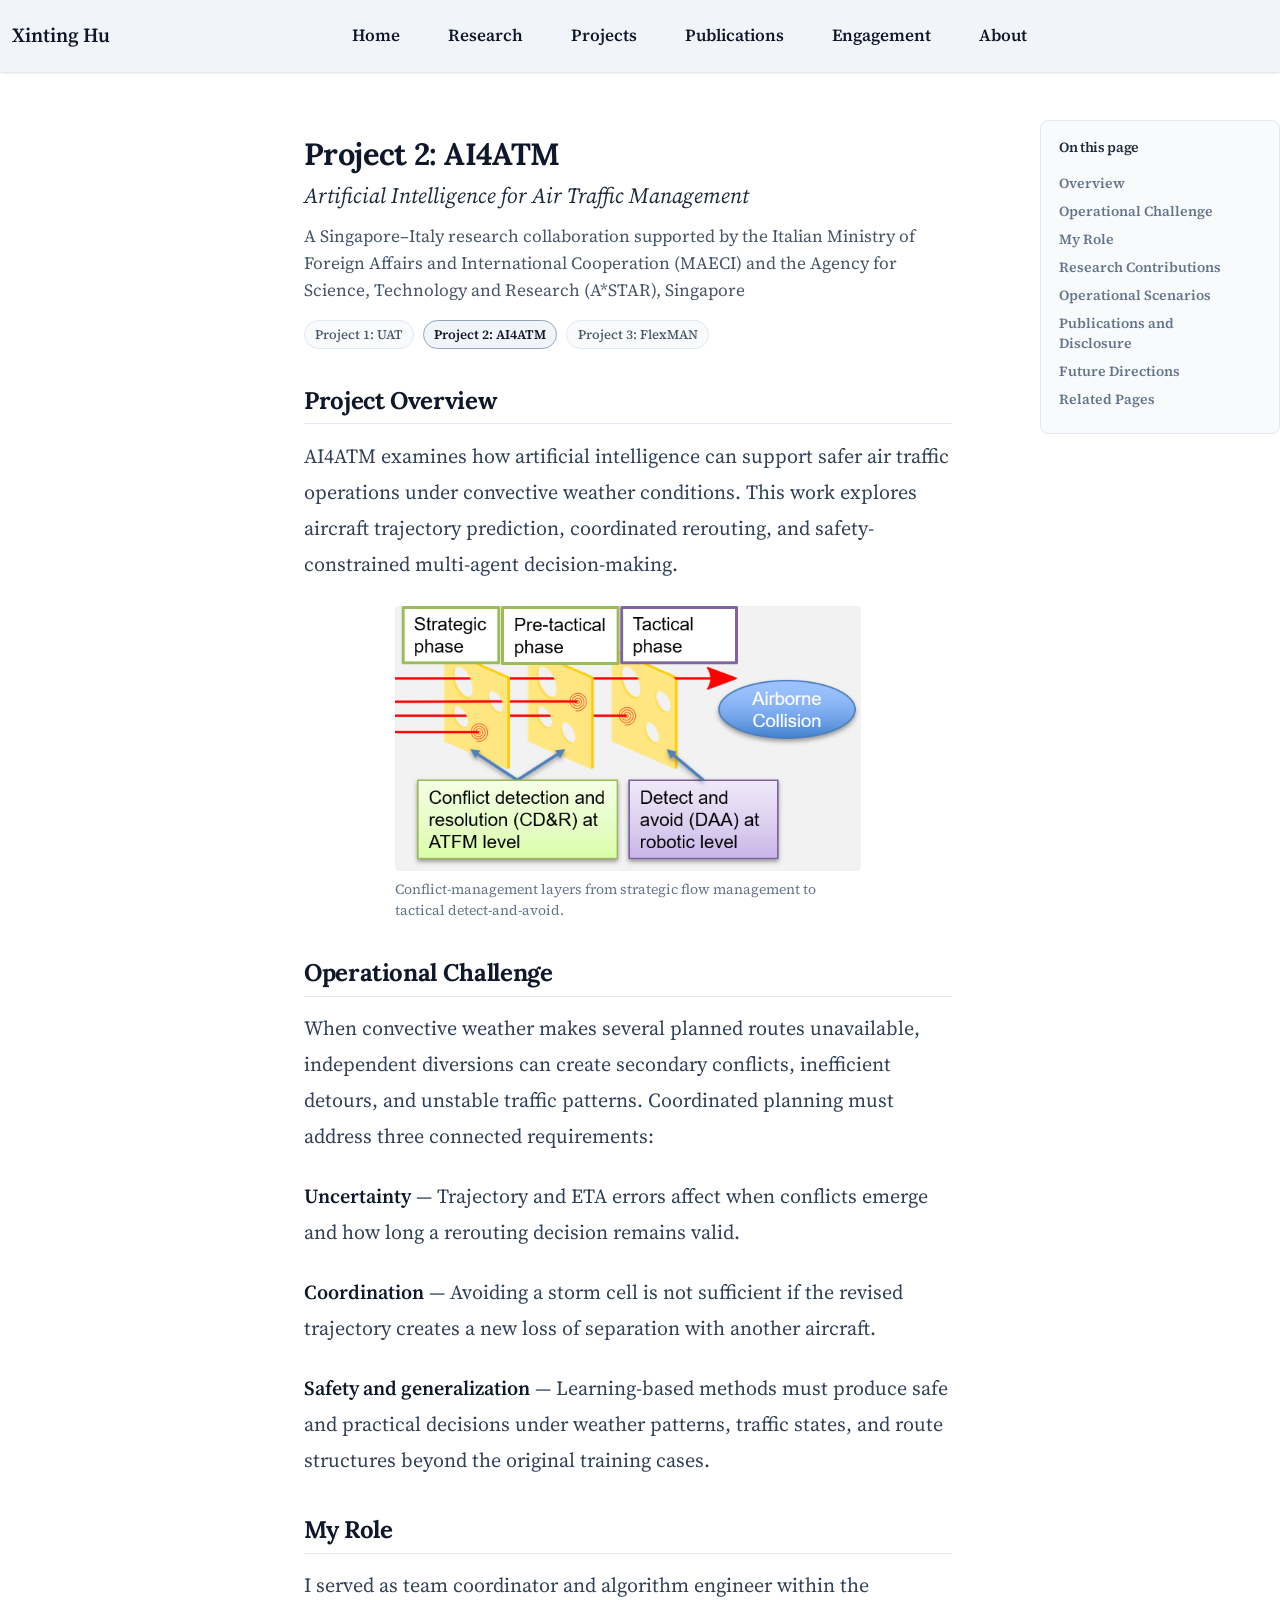
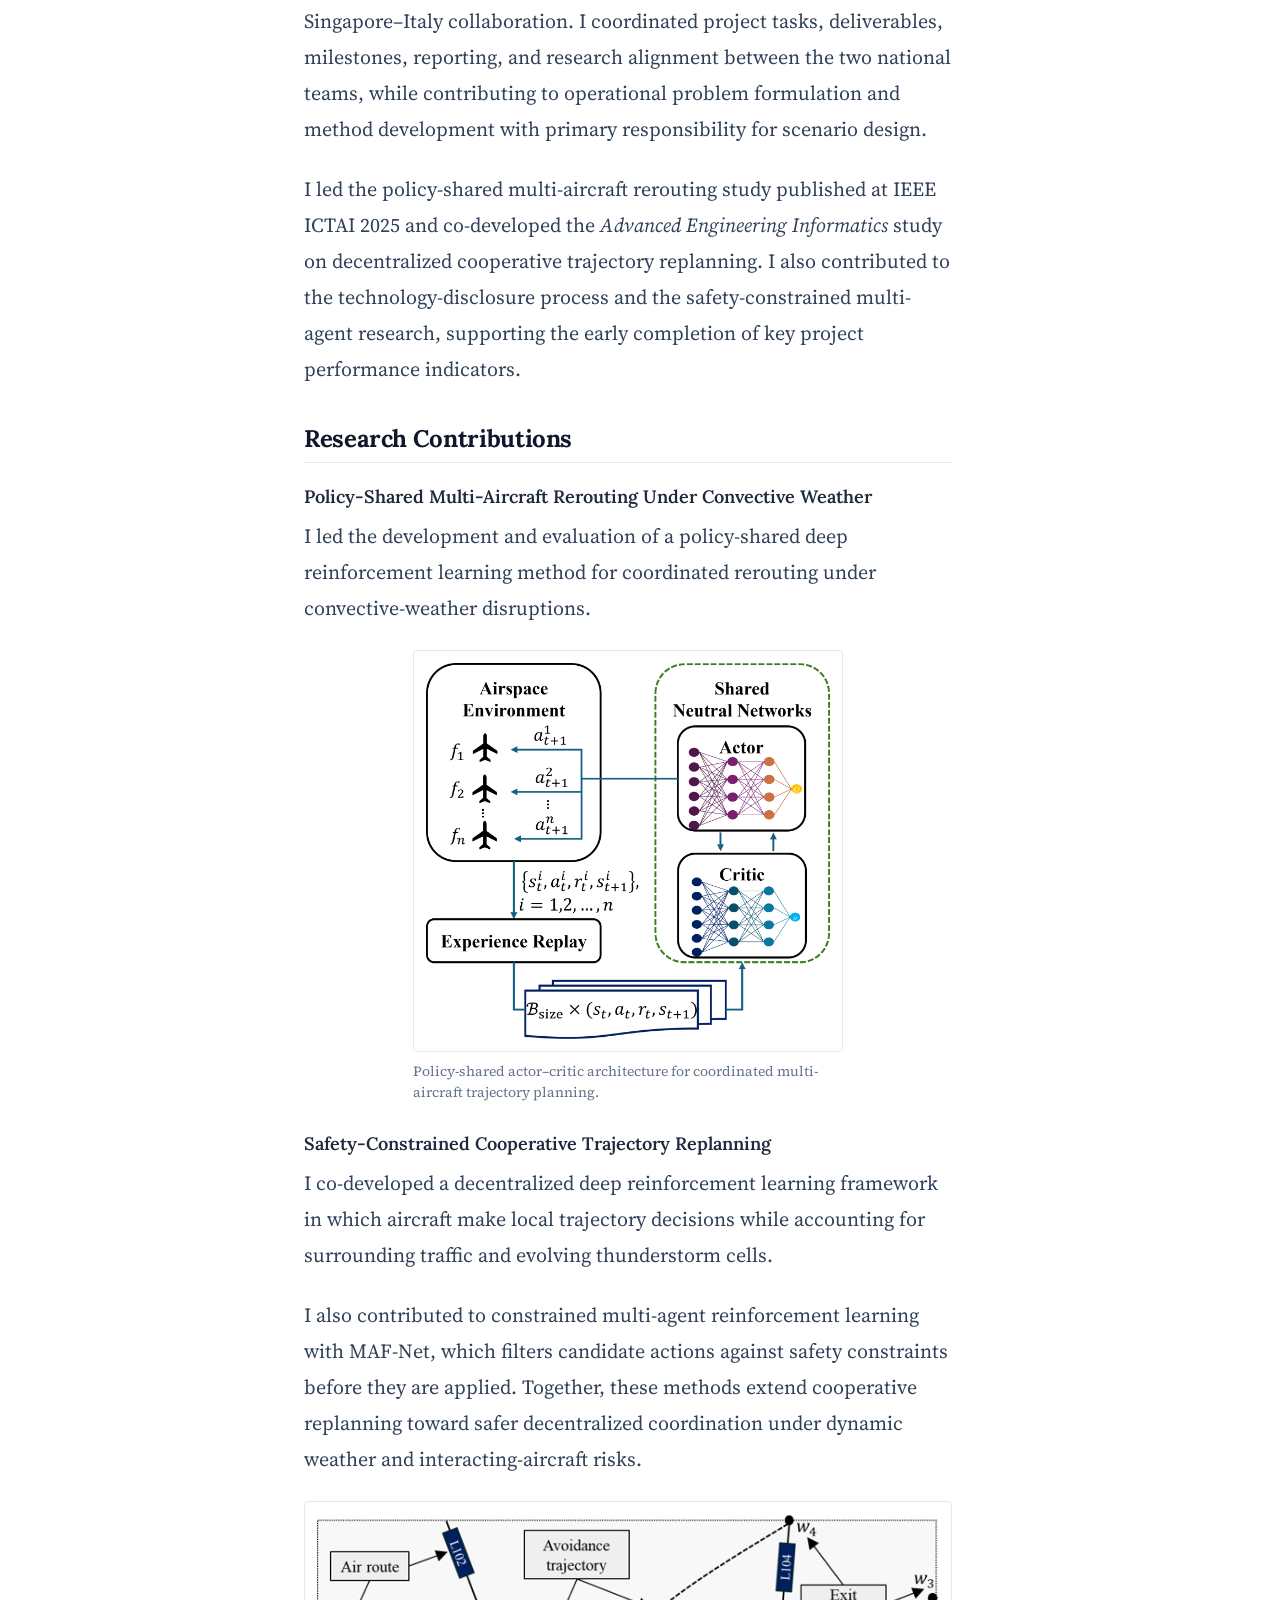
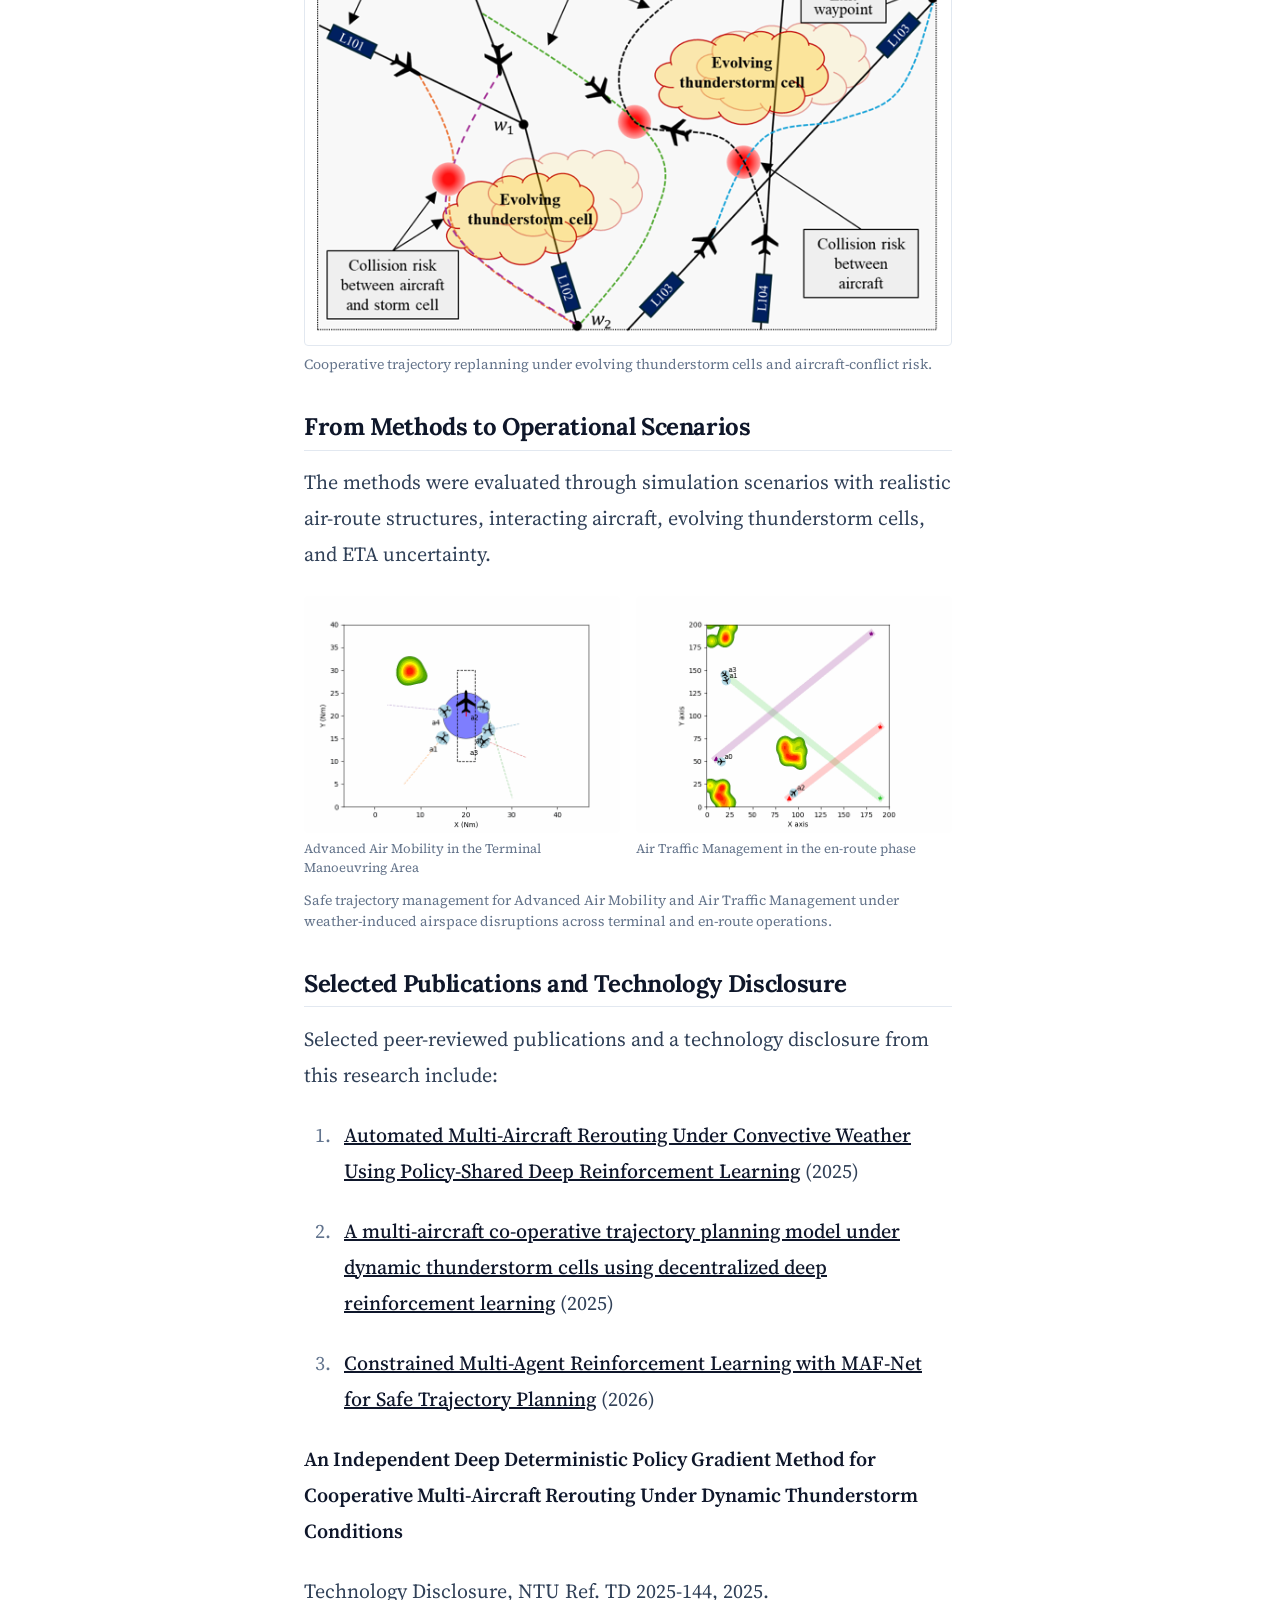
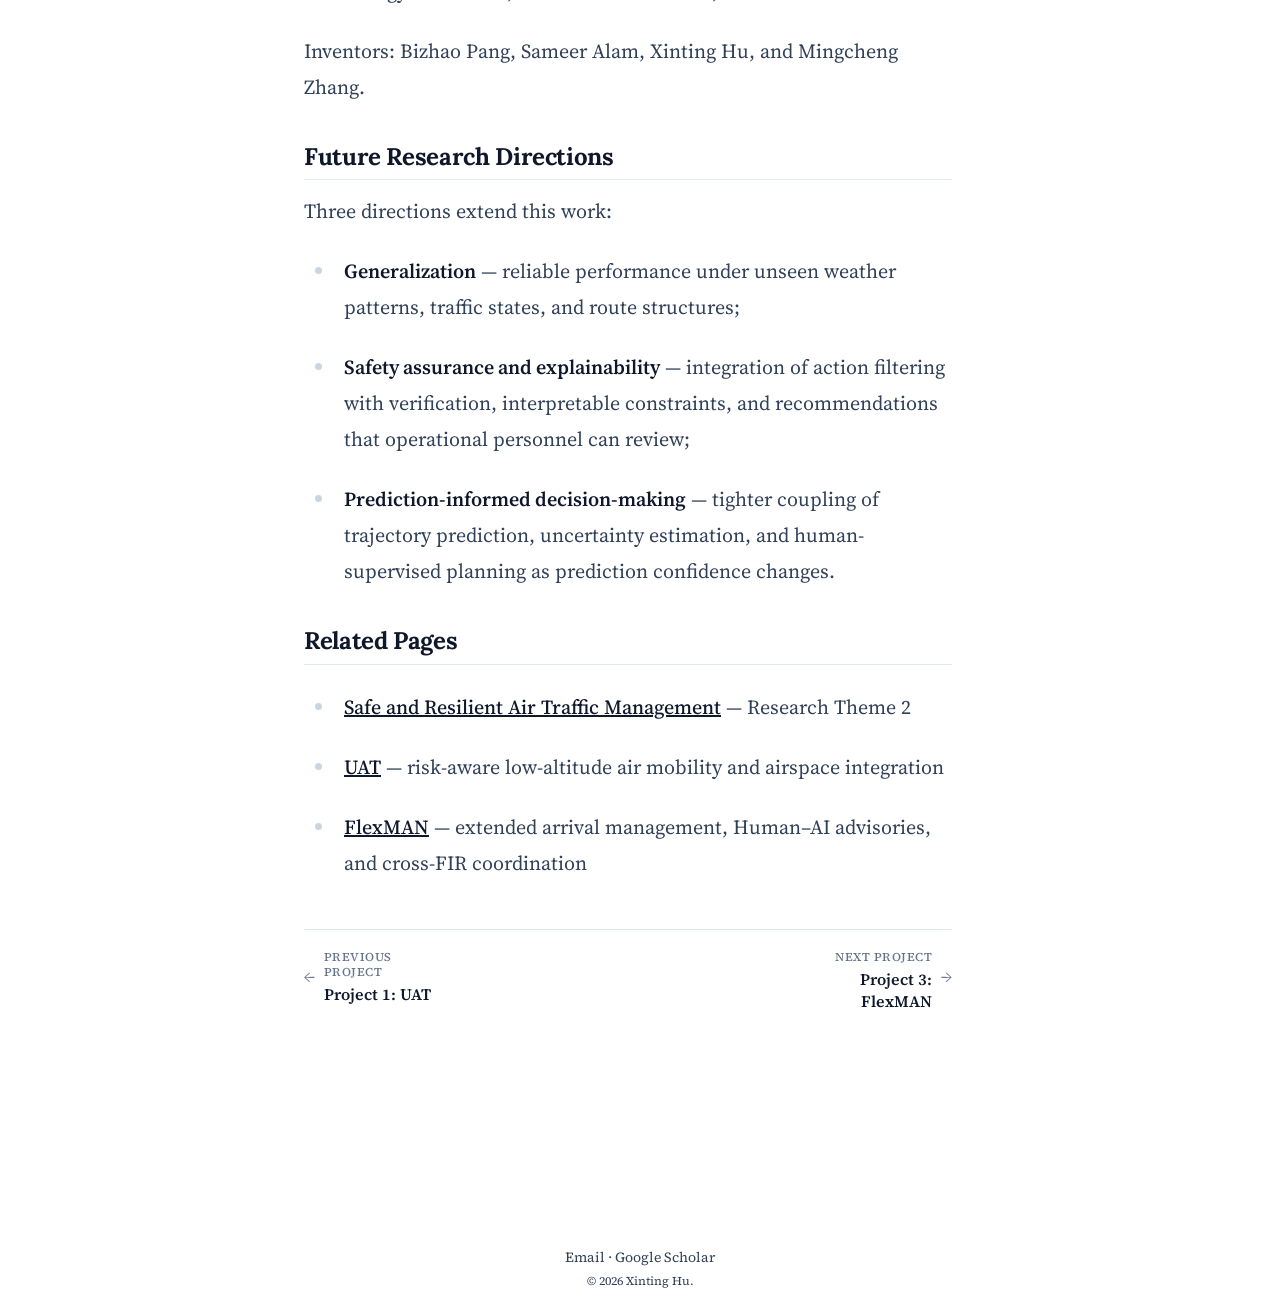
<file: projects/ai4atm/index.html>
<!doctype html><html lang=en-us dir=ltr data-wc-theme-default=light data-hbb-relurl=/><head><meta charset=utf-8><meta name=viewport content="width=device-width,initial-scale=1"><meta http-equiv=X-UA-Compatible content="IE=edge"><meta name=generator content="Hugo Blox Kit 0.12.0"><script>try{localStorage.removeItem("wc-color-theme")}catch{}</script><meta name=author content="Xinting Hu"><meta name=description content="Multi-aircraft coordination and rerouting under convective-weather disruptions using optimization and multi-agent learning."><link rel=alternate hreflang=en-us href=https://xintinghu.github.io/projects/ai4atm/><style>:root{--color-primary-100:oklch(0.93 0.034 272.788);--color-primary-200:oklch(0.87 0.065 274.039);--color-primary-300:oklch(0.785 0.115 274.713);--color-primary-400:oklch(0.673 0.182 276.935);--color-primary-50:oklch(0.962 0.018 272.314);--color-primary-500:oklch(0.585 0.233 277.117);--color-primary-600:oklch(0.511 0.262 276.966);--color-primary-700:oklch(0.457 0.24 277.023);--color-primary-800:oklch(0.398 0.195 277.366);--color-primary-900:oklch(0.359 0.144 278.697);--color-primary-950:oklch(0.257 0.09 281.288);--hb-primary-500-rgb:128 128 128;--color-secondary-100:oklch(0.953 0.051 180.801);--color-secondary-200:oklch(0.91 0.096 180.426);--color-secondary-300:oklch(0.855 0.138 181.071);--color-secondary-400:oklch(0.777 0.152 181.912);--color-secondary-50:oklch(0.984 0.014 180.72);--color-secondary-500:oklch(0.704 0.14 182.503);--color-secondary-600:oklch(0.6 0.118 184.704);--color-secondary-700:oklch(0.511 0.096 186.391);--color-secondary-800:oklch(0.437 0.078 188.216);--color-secondary-900:oklch(0.386 0.063 188.416);--color-secondary-950:oklch(0.277 0.046 192.524);--hb-secondary-500-rgb:128 128 128;--hb-color-background:#ffffff;--hb-color-foreground:#111827;--hb-color-header-bg:#f1f5f9;--hb-color-header-fg:#0f172a;--hb-color-footer-bg:#f3f4f6;--hb-color-footer-fg:#0f172a}.dark{--color-primary-100:oklch(0.932 0.032 255.585);--color-primary-200:oklch(0.882 0.059 254.128);--color-primary-300:oklch(0.809 0.105 251.813);--color-primary-400:oklch(0.707 0.165 254.624);--color-primary-50:oklch(0.97 0.014 254.604);--color-primary-500:oklch(0.623 0.214 259.815);--color-primary-600:oklch(0.546 0.245 262.881);--color-primary-700:oklch(0.488 0.243 264.376);--color-primary-800:oklch(0.424 0.199 265.638);--color-primary-900:oklch(0.379 0.146 265.522);--color-primary-950:oklch(0.282 0.091 267.935);--hb-primary-500-rgb:128 128 128;--color-secondary-100:oklch(0.953 0.051 180.801);--color-secondary-200:oklch(0.91 0.096 180.426);--color-secondary-300:oklch(0.855 0.138 181.071);--color-secondary-400:oklch(0.777 0.152 181.912);--color-secondary-50:oklch(0.984 0.014 180.72);--color-secondary-500:oklch(0.704 0.14 182.503);--color-secondary-600:oklch(0.6 0.118 184.704);--color-secondary-700:oklch(0.511 0.096 186.391);--color-secondary-800:oklch(0.437 0.078 188.216);--color-secondary-900:oklch(0.386 0.063 188.416);--color-secondary-950:oklch(0.277 0.046 192.524);--hb-secondary-500-rgb:128 128 128;--hb-color-background:#0f172a;--hb-color-foreground:#f8fafc;--hb-color-header-bg:#0f172a;--hb-color-header-fg:#f8fafc;--hb-color-footer-bg:#111827;--hb-color-footer-fg:#e5e7eb}</style>
    

  
  
  

  
  

  
  
    
  
  
    
  
    
  
    
  
    
  

  
  

  
  
  
    
      
        <link rel="stylesheet" href="/css/_entry.ff379319e37ca9433ffa06f4652a7da70f9ab7bc861d4d746cc07fabba45df73.css" integrity="sha256-/zeTGeN8qUM/&#43;gb0ZSp9pw&#43;at7yGHU10bMB/q7pF33M=" crossorigin="anonymous">
      
    
  


  
<link href=/css/custom.min.108e9c38a436efbe693285b80ec4043afdaec730303710a23e2370d46eece0bf.css rel=stylesheet><script src=/js/hb-head.min.e9ff67ddf77122b225756bf5a926e24420bea2586199fddcb3b1813a009f4ee5.js integrity="sha256-6f9n3fdxIrIldWv1qSbiRCC+olhhmf3cs7GBOgCfTuU=" crossorigin=anonymous></script><link rel=icon type=image/png href=/media/icon_hu_43d65de9230a6c05.png><link rel=apple-touch-icon type=image/png href=/media/icon_hu_39902579fe17d0b4.png><link rel=canonical href=https://xintinghu.github.io/projects/ai4atm/><meta property="twitter:card" content="summary"><meta property="og:site_name" content="Xinting Hu"><meta property="og:url" content="https://xintinghu.github.io/projects/ai4atm/"><meta property="og:title" content="AI4ATM | Xinting Hu"><meta property="og:description" content="Multi-aircraft coordination and rerouting under convective-weather disruptions using optimization and multi-agent learning."><meta property="og:image" content="https://xintinghu.github.io/media/icon_hu_1c0e9cb08cfb822a.png"><meta property="twitter:image" content="https://xintinghu.github.io/media/icon_hu_1c0e9cb08cfb822a.png"><meta property="og:locale" content="en-us"><script type=application/ld+json>{"@context":"https://schema.org","@type":"Article","mainEntityOfPage":{"@type":"WebPage","@id":"https://xintinghu.github.io/projects/ai4atm/"},"headline":"AI4ATM","datePublished":"0001-01-01T00:00:00Z","dateModified":"0001-01-01T00:00:00Z","author":{"@type":"Person","name":"Xinting Hu"},"publisher":{"@type":"Organization","name":"Xinting Hu","logo":{"@type":"ImageObject","url":null}},"description":"Multi-aircraft coordination and rerouting under convective-weather disruptions using optimization and multi-agent learning."}</script><script type=application/ld+json>{"@context":"https://schema.org","@id":"https://xintinghu.github.io/projects/ai4atm/","@type":"WebPage","description":"Multi-aircraft coordination and rerouting under convective-weather disruptions using optimization and multi-agent learning.","inLanguage":"en-us","isPartOf":{"@id":"https://xintinghu.github.io/","@type":"WebSite","name":"","url":"https://xintinghu.github.io/"},"name":"AI4ATM","primaryImageOfPage":{"@type":"ImageObject","url":null},"url":"https://xintinghu.github.io/projects/ai4atm/"}</script><script type=application/ld+json>{"@context":"https://schema.org","@type":"BreadcrumbList","itemListElement":[{"@type":"ListItem","item":{"@id":"https://xintinghu.github.io/","name":"Home"},"name":"Home","position":1},{"@type":"ListItem","item":{"@id":"https://xintinghu.github.io/projects/","name":"Projects"},"name":"Projects","position":2},{"@type":"ListItem","item":{"@id":"https://xintinghu.github.io/projects/ai4atm/","name":"AI4ATM"},"name":"AI4ATM","position":3}]}</script><title>AI4ATM | Xinting Hu</title><link rel=preconnect href=https://fonts.googleapis.com><link rel=preconnect href=https://fonts.gstatic.com crossorigin><link href="https://fonts.googleapis.com/css2?family=Lora:wght@100..900&amp;family=Source+Serif+4:wght@100..900&amp;family=Source+Code+Pro:wght@400&amp;display=swap" rel=stylesheet><style>:root{--hb-font-heading:'Lora', ui-serif, Georgia, Cambria, 'Times New Roman', Times, serif;--hb-font-body:'Source Serif 4', ui-serif, Georgia, Cambria, 'Times New Roman', Times, serif;--hb-font-code:'Source Code Pro', ui-monospace, SFMono-Regular, Menlo, Monaco, Consolas, 'Liberation Mono', 'Courier New', monospace;--hb-font-nav:'Lora', ui-serif, Georgia, Cambria, 'Times New Roman', Times, serif;--hb-font-weight-heading:500;--hb-font-weight-body:400;--hb-font-weight-body-bold:600;--hb-font-leading-heading:1.2;--hb-font-leading-body:1.7;--hb-font-leading-code:1.5;--hb-font-tracking-heading:0;--hb-font-tracking-body:0;--hb-font-tracking-caps:0.05em;--hb-font-size-base:1rem;--hb-font-size-sm:0.875rem;--hb-font-size-lg:1.125rem;--hb-font-family-sans:'Source Serif 4', ui-serif, Georgia, Cambria, 'Times New Roman', Times, serif}</style><style>:root{--hb-radius:0.5rem;--hb-spacing-base:1rem;--hb-spacing-section:4rem}</style><script defer src=/js/hugo-blox-en.min.50bf5376bbbd2aea9b2e03e195eeee2f0afad8e84589a94b0ee493111b4be271.js integrity="sha256-UL9Tdru9KuqbLgPhle7uLwr62OhFialLDuSTERtL4nE="></script><script async defer src=https://buttons.github.io/buttons.js></script></head><body class="bg-[var(--hb-color-background)] text-[var(--hb-color-foreground)] page-wrapper" id=top><div id=page-bg></div><div class="page-header sticky top-0 z-30"><header id=site-header class=header><nav class="navbar px-3 flex justify-start"><div class="order-0 h-full"><a class=navbar-brand href=/ title="Xinting Hu">Xinting Hu</a></div><input id=nav-toggle type=checkbox class=hidden>
<label for=nav-toggle class="order-3 cursor-pointer flex items-center lg:hidden text-[var(--hb-color-header-fg)] lg:order-1"><svg id="show-button" class="h-6 fill-current block" viewBox="0 0 20 20"><title>Open Menu</title><path d="M0 3h20v2H0V3zm0 6h20v2H0V9zm0 6h20v2H0V0z"/></svg>
<svg id="hide-button" class="h-6 fill-current hidden" viewBox="0 0 20 20"><title>Close Menu</title><polygon points="11 9 22 9 22 11 11 11 11 22 9 22 9 11 -2 11 -2 9 9 9 9 -2 11 -2" transform="rotate(45 10 10)"/></svg></label><ul id=nav-menu class="navbar-nav order-3 hidden lg:flex w-full pb-6 lg:order-1 lg:w-auto lg:space-x-2 lg:pb-0 xl:space-x-8 justify-start"><li class=nav-item><a class=nav-link href=/>Home</a></li><li class=nav-item><a class=nav-link href=/research/>Research</a></li><li class=nav-item><a class=nav-link href=/projects/>Projects</a></li><li class=nav-item><a class=nav-link href=/publications/>Publications</a></li><li class=nav-item><a class=nav-link href=/engagement/>Engagement</a></li><li class=nav-item><a class=nav-link href=/about/>About</a></li></ul><div class="order-1 ml-auto flex items-center md:order-2 lg:ml-0"></div></nav></header></div><div class="page-body my-10"><div class="mx-auto flex max-w-screen-xl"><aside class="hb-sidebar-container max-lg:[transform:translate3d(0,-100%,0)] lg:hidden xl:block"><div class="px-4 pt-4 lg:hidden"></div><div class="hb-scrollbar lg:h-[calc(100vh-var(--navbar-height))]"><ul class="flex flex-col gap-1 lg:hidden"><li><a class="hb-sidebar-custom-link
text-gray-500 hover:bg-gray-100 hover:text-gray-900 dark:text-gray-300 dark:hover:bg-primary-800 dark:hover:text-gray-50" href=/about/>About</a></li><li><a class="hb-sidebar-custom-link
text-gray-500 hover:bg-gray-100 hover:text-gray-900 dark:text-gray-300 dark:hover:bg-primary-800 dark:hover:text-gray-50" href=/engagement/>Engagement</a></li><li class=open><a class="hb-sidebar-custom-link
text-gray-500 hover:bg-gray-100 hover:text-gray-900 dark:text-gray-300 dark:hover:bg-primary-800 dark:hover:text-gray-50" href=/projects/>Projects
<span data-hb-sidebar-toggle><svg fill="none" viewBox="0 0 24 24" stroke="currentColor" class="h-[18px] min-w-[18px] rounded-sm p-0.5 hover:bg-gray-800/5 dark:hover:bg-gray-100/5"><path stroke-linecap="round" stroke-linejoin="round" stroke-width="2" d="M9 5l7 7-7 7" class="origin-center transition-transform rtl:-rotate-180"/></svg></span></a><div class="ltr:pr-0 overflow-hidden"><ul class=hb-sidebar-list><li class="flex flex-col"><a class="hb-sidebar-custom-link
text-gray-500 hover:bg-gray-100 hover:text-gray-900 dark:text-gray-300 dark:hover:bg-primary-800 dark:hover:text-gray-50" href=/projects/uat/>UAT</a></li><li class="flex flex-col open"><a class="hb-sidebar-custom-link
sidebar-active-item bg-primary-100 font-semibold text-primary-800 dark:bg-primary-300 dark:text-primary-900" href=/projects/ai4atm/>AI4ATM</a><ul class=hb-sidebar-mobile-toc><li><a href=#project-overview class=hb-docs-link>Project Overview</a></li><li><a href=#operational-challenge class=hb-docs-link>Operational Challenge</a></li><li><a href=#my-role class=hb-docs-link>My Role</a></li><li><a href=#research-contributions class=hb-docs-link>Research Contributions</a></li><li><a href=#from-methods-to-operational-scenarios class=hb-docs-link>From Methods to Operational Scenarios</a></li><li><a href=#selected-publications-and-technology-disclosure class=hb-docs-link>Selected Publications and Technology Disclosure</a></li><li><a href=#future-research-directions class=hb-docs-link>Future Research Directions</a></li><li><a href=#related-pages class=hb-docs-link>Related Pages</a></li></ul></li><li class="flex flex-col"><a class="hb-sidebar-custom-link
text-gray-500 hover:bg-gray-100 hover:text-gray-900 dark:text-gray-300 dark:hover:bg-primary-800 dark:hover:text-gray-50" href=/projects/flexman/>FlexMAN</a></li></ul></div></li><li><a class="hb-sidebar-custom-link
text-gray-500 hover:bg-gray-100 hover:text-gray-900 dark:text-gray-300 dark:hover:bg-primary-800 dark:hover:text-gray-50" href=/publications/>Publications</a></li><li><a class="hb-sidebar-custom-link
text-gray-500 hover:bg-gray-100 hover:text-gray-900 dark:text-gray-300 dark:hover:bg-primary-800 dark:hover:text-gray-50" href=/research/>Research</a></li></ul><div class="max-xl:hidden h-0 w-64 shrink-0"></div></div></aside><nav class="hb-toc project-detail-toc order-last hidden w-64 shrink-0 xl:block print:hidden px-4" aria-label="table of contents"><div class="hb-scrollbar text-sm [hyphens:auto] sticky top-16 overflow-y-auto pr-4 pt-6 max-h-[calc(100vh-var(--navbar-height)-env(safe-area-inset-bottom))] -mr-4 rtl:-ml-4"><p class="mb-4 font-semibold tracking-tight">On this page</p><ul><li class="my-2 scroll-my-6 scroll-py-6"><a class="font-semibold inline-block text-gray-500 hover:text-gray-900 dark:text-gray-400 dark:hover:text-gray-300 w-full break-words" href=#project-overview aria-label="Project Overview">Overview</a></li><li class="my-2 scroll-my-6 scroll-py-6"><a class="font-semibold inline-block text-gray-500 hover:text-gray-900 dark:text-gray-400 dark:hover:text-gray-300 w-full break-words" href=#operational-challenge aria-label="Operational Challenge">Operational Challenge</a></li><li class="my-2 scroll-my-6 scroll-py-6"><a class="font-semibold inline-block text-gray-500 hover:text-gray-900 dark:text-gray-400 dark:hover:text-gray-300 w-full break-words" href=#my-role aria-label="My Role">My Role</a></li><li class="my-2 scroll-my-6 scroll-py-6"><a class="font-semibold inline-block text-gray-500 hover:text-gray-900 dark:text-gray-400 dark:hover:text-gray-300 w-full break-words" href=#research-contributions aria-label="Research Contributions">Research Contributions</a></li><li class="my-2 scroll-my-6 scroll-py-6"><a class="font-semibold inline-block text-gray-500 hover:text-gray-900 dark:text-gray-400 dark:hover:text-gray-300 w-full break-words" href=#from-methods-to-operational-scenarios aria-label="From Methods to Operational Scenarios">Operational Scenarios</a></li><li class="my-2 scroll-my-6 scroll-py-6"><a class="font-semibold inline-block text-gray-500 hover:text-gray-900 dark:text-gray-400 dark:hover:text-gray-300 w-full break-words" href=#selected-publications-and-technology-disclosure aria-label="Selected Publications and Technology Disclosure">Publications and Disclosure</a></li><li class="my-2 scroll-my-6 scroll-py-6"><a class="font-semibold inline-block text-gray-500 hover:text-gray-900 dark:text-gray-400 dark:hover:text-gray-300 w-full break-words" href=#future-research-directions aria-label="Future Research Directions">Future Directions</a></li><li class="my-2 scroll-my-6 scroll-py-6"><a class="font-semibold inline-block text-gray-500 hover:text-gray-900 dark:text-gray-400 dark:hover:text-gray-300 w-full break-words" href=#related-pages aria-label="Related Pages">Related Pages</a></li></ul></div></nav><article class="project-detail-page w-full break-words flex min-h-[calc(100vh-var(--navbar-height))] min-w-0 justify-center pb-8 pr-[calc(env(safe-area-inset-right)-1.5rem)]"><main class="project-detail-main w-full min-w-0 max-w-6xl px-6 pt-4 md:px-12"><header class=project-detail-title-area><div class=project-detail-title-main><h1 class=project-detail-title data-pagefind-meta=title data-pagefind-body>Project 2: AI4ATM</h1><p class=project-detail-full-name><em>Artificial Intelligence for Air Traffic Management</em></p><p class=project-detail-funding>A Singapore–Italy research collaboration supported by the Italian Ministry of Foreign Affairs and International Cooperation (MAECI) and the Agency for Science, Technology and Research (A*STAR), Singapore</p><nav class=project-detail-switcher aria-label="Project pages"><ul class=project-detail-switcher__list><li class=project-detail-switcher__item><a class=project-detail-switcher__link href=/projects/uat/>Project 1: UAT</a></li><li class=project-detail-switcher__item><span class="project-detail-switcher__link project-detail-switcher__link--current" aria-current=page>Project 2: AI4ATM</span></li><li class=project-detail-switcher__item><a class=project-detail-switcher__link href=/projects/flexman/>Project 3: FlexMAN</a></li></ul></nav></div></header><div class="project-detail-content-start mt-8 mb-12"><div class="prose prose-slate lg:prose-xl dark:prose-invert project-detail-prose" data-pagefind-body><span data-pagefind-filter=type style=display:none>projects</span><h2 id=project-overview>Project Overview</h2><p>AI4ATM examines how artificial intelligence can support safer air traffic operations under convective weather conditions. This work explores aircraft trajectory prediction, coordinated rerouting, and safety-constrained multi-agent decision-making.</p><figure class="project-detail-figure project-detail-figure--wide-narrow"><img src=/projects/ai4atm/ai4atm-overview.png alt="Diagram showing strategic, pre-tactical, and tactical conflict-management phases leading toward airborne collision prevention, with conflict detection and resolution at the air traffic flow management level and detect-and-avoid at the robotic level." width=633 height=359 loading=lazy decoding=async class=project-detail-figure__image><figcaption class=project-detail-figure__caption>Conflict-management layers from strategic flow management to tactical detect-and-avoid.</figcaption></figure><h2 id=operational-challenge>Operational Challenge</h2><p>When convective weather makes several planned routes unavailable, independent diversions can create secondary conflicts, inefficient detours, and unstable traffic patterns. Coordinated planning must address three connected requirements:</p><p><strong>Uncertainty</strong> — Trajectory and ETA errors affect when conflicts emerge and how long a rerouting decision remains valid.</p><p><strong>Coordination</strong> — Avoiding a storm cell is not sufficient if the revised trajectory creates a new loss of separation with another aircraft.</p><p><strong>Safety and generalization</strong> — Learning-based methods must produce safe and practical decisions under weather patterns, traffic states, and route structures beyond the original training cases.</p><h2 id=my-role>My Role</h2><p>I served as team coordinator and algorithm engineer within the Singapore–Italy collaboration. I coordinated project tasks, deliverables, milestones, reporting, and research alignment between the two national teams, while contributing to operational problem formulation and method development with primary responsibility for scenario design.</p><p>I led the policy-shared multi-aircraft rerouting study published at IEEE ICTAI 2025 and co-developed the <em>Advanced Engineering Informatics</em> study on decentralized cooperative trajectory replanning. I also contributed to the technology-disclosure process and the safety-constrained multi-agent research, supporting the early completion of key project performance indicators.</p><h2 id=research-contributions>Research Contributions</h2><h3 id=policy-shared-multi-aircraft-rerouting-under-convective-weather>Policy-Shared Multi-Aircraft Rerouting Under Convective Weather</h3><p>I led the development and evaluation of a policy-shared deep reinforcement learning method for coordinated rerouting under convective-weather disruptions.</p><figure class="project-detail-figure project-detail-figure--medium-narrow project-detail-figure--light-canvas"><div class=project-detail-figure__canvas><img src=/projects/ai4atm/ai4atm-policy-shared.png alt="Architecture diagram showing multiple aircraft interacting with an airspace environment, storing individual experiences, and using shared actor and critic neural networks to generate coordinated actions." width=1466 height=1363 loading=lazy decoding=async class=project-detail-figure__image></div><figcaption class=project-detail-figure__caption>Policy-shared actor–critic architecture for coordinated multi-aircraft trajectory planning.</figcaption></figure><h3 id=safety-constrained-cooperative-trajectory-replanning>Safety-Constrained Cooperative Trajectory Replanning</h3><p>I co-developed a decentralized deep reinforcement learning framework in which aircraft make local trajectory decisions while accounting for surrounding traffic and evolving thunderstorm cells.</p><p>I also contributed to constrained multi-agent reinforcement learning with MAF-Net, which filters candidate actions against safety constraints before they are applied. Together, these methods extend cooperative replanning toward safer decentralized coordination under dynamic weather and interacting-aircraft risks.</p><figure class="project-detail-figure project-detail-figure--wide-capped project-detail-figure--light-canvas"><div class=project-detail-figure__canvas><img src=/projects/ai4atm/ai4atm-cooperative-replanning.png alt="Air-route scenario showing several aircraft rerouting around two evolving thunderstorm cells while avoiding collision risks with weather and other aircraft." width=670 height=451 loading=lazy decoding=async class=project-detail-figure__image></div><figcaption class=project-detail-figure__caption>Cooperative trajectory replanning under evolving thunderstorm cells and aircraft-conflict risk.</figcaption></figure><h2 id=from-methods-to-operational-scenarios>From Methods to Operational Scenarios</h2><p>The methods were evaluated through simulation scenarios with realistic air-route structures, interacting aircraft, evolving thunderstorm cells, and ETA uncertainty.</p><figure class=project-detail-dual-loop-media><div class=project-detail-dual-loop-media__grid><figure class=project-detail-dual-loop-media__item><div class=project-detail-dual-loop-media__frame><img src=/projects/ai4atm/ai4atm-aam-tma-weather-disruption.gif alt="Advanced Air Mobility aircraft managing safe trajectories around dynamic weather in a Terminal Manoeuvring Area." width=640 height=480 loading=lazy decoding=async class=project-detail-dual-loop-media__image></div><figcaption class=project-detail-dual-loop-media__item-caption>Advanced Air Mobility in the Terminal Manoeuvring Area</figcaption></figure><figure class=project-detail-dual-loop-media__item><div class=project-detail-dual-loop-media__frame><img src=/projects/ai4atm/ai4atm-atm-enroute-weather-disruption.gif alt="Air traffic aircraft managing safe en-route trajectories around dynamic weather." width=640 height=480 loading=lazy decoding=async class=project-detail-dual-loop-media__image></div><figcaption class=project-detail-dual-loop-media__item-caption>Air Traffic Management in the en-route phase</figcaption></figure></div><figcaption class=project-detail-dual-loop-media__group-caption>Safe trajectory management for Advanced Air Mobility and Air Traffic Management under weather-induced airspace disruptions across terminal and en-route operations.</figcaption></figure><h2 id=selected-publications-and-technology-disclosure>Selected Publications and Technology Disclosure</h2><p>Selected peer-reviewed publications and a technology disclosure from this research include:</p><ol><li><p><a href=https://www.computer.org/csdl/proceedings-article/ictai/2025/491900a277/2ct0TfoZ4yY target=_blank rel=noopener>Automated Multi-Aircraft Rerouting Under Convective Weather Using Policy-Shared Deep Reinforcement Learning</a> (2025)</p></li><li><p><a href=https://doi.org/10.1016/j.aei.2025.103157 target=_blank rel=noopener>A multi-aircraft co-operative trajectory planning model under dynamic thunderstorm cells using decentralized deep reinforcement learning</a> (2025)</p></li><li><p><a href=https://doi.org/10.65109/MQDV9851 target=_blank rel=noopener>Constrained Multi-Agent Reinforcement Learning with MAF-Net for Safe Trajectory Planning</a> (2026)</p></li></ol><p><strong>An Independent Deep Deterministic Policy Gradient Method for Cooperative Multi-Aircraft Rerouting Under Dynamic Thunderstorm Conditions</strong></p><p>Technology Disclosure, NTU Ref. TD 2025-144, 2025.</p><p>Inventors: Bizhao Pang, Sameer Alam, Xinting Hu, and Mingcheng Zhang.</p><h2 id=future-research-directions>Future Research Directions</h2><p>Three directions extend this work:</p><ul><li><p><strong>Generalization</strong> — reliable performance under unseen weather patterns, traffic states, and route structures;</p></li><li><p><strong>Safety assurance and explainability</strong> — integration of action filtering with verification, interpretable constraints, and recommendations that operational personnel can review;</p></li><li><p><strong>Prediction-informed decision-making</strong> — tighter coupling of trajectory prediction, uncertainty estimation, and human-supervised planning as prediction confidence changes.</p></li></ul><h2 id=related-pages>Related Pages</h2><ul><li><p><a href=/research/#research-theme-atm>Safe and Resilient Air Traffic Management</a> — Research Theme 2</p></li><li><p><a href=/projects/uat/>UAT</a> — risk-aware low-altitude air mobility and airspace integration</p></li><li><p><a href=/projects/flexman/>FlexMAN</a> — extended arrival management, Human–AI advisories, and cross-FIR coordination</p></li></ul></div></div><nav class=project-detail-nav aria-label="Project navigation"><div class=project-detail-nav__inner><div class="project-detail-nav__slot project-detail-nav__slot--prev"><a class="project-detail-nav__link project-detail-nav__link--prev" href=/projects/uat/><span class=project-detail-nav__direction aria-hidden=true>←</span>
<span class=project-detail-nav__text><span class=project-detail-nav__label>Previous project</span>
<span class=project-detail-nav__title>Project 1: UAT</span></span></a></div><div class="project-detail-nav__slot project-detail-nav__slot--next"><a class="project-detail-nav__link project-detail-nav__link--next" href=/projects/flexman/><span class=project-detail-nav__text><span class=project-detail-nav__label>Next project</span>
<span class=project-detail-nav__title>Project 3: FlexMAN</span>
</span><span class=project-detail-nav__direction aria-hidden=true>→</span></a></div></div></nav><div class=mt-16></div></main></article></div></div><div class=page-footer><footer class="container mx-auto flex flex-col justify-items-center text-sm leading-6 mt-24 mb-4 text-slate-700 dark:text-slate-200"><p class=text-center><a href=mailto:xinting002@e.ntu.edu.sg>Email</a> · <a href="https://scholar.google.com/citations?user=6xk8K2EAAAAJ" target=_blank rel=noopener>Google Scholar</a></p><p class="powered-by text-center">© 2026 Xinting Hu.</p></footer></div><div id=hb-notification-container class="fixed top-20 right-4 z-[9999] pointer-events-none" aria-live=polite aria-atomic=true></div><script src=/research/research-cycle.js></script></body></html>
</file>
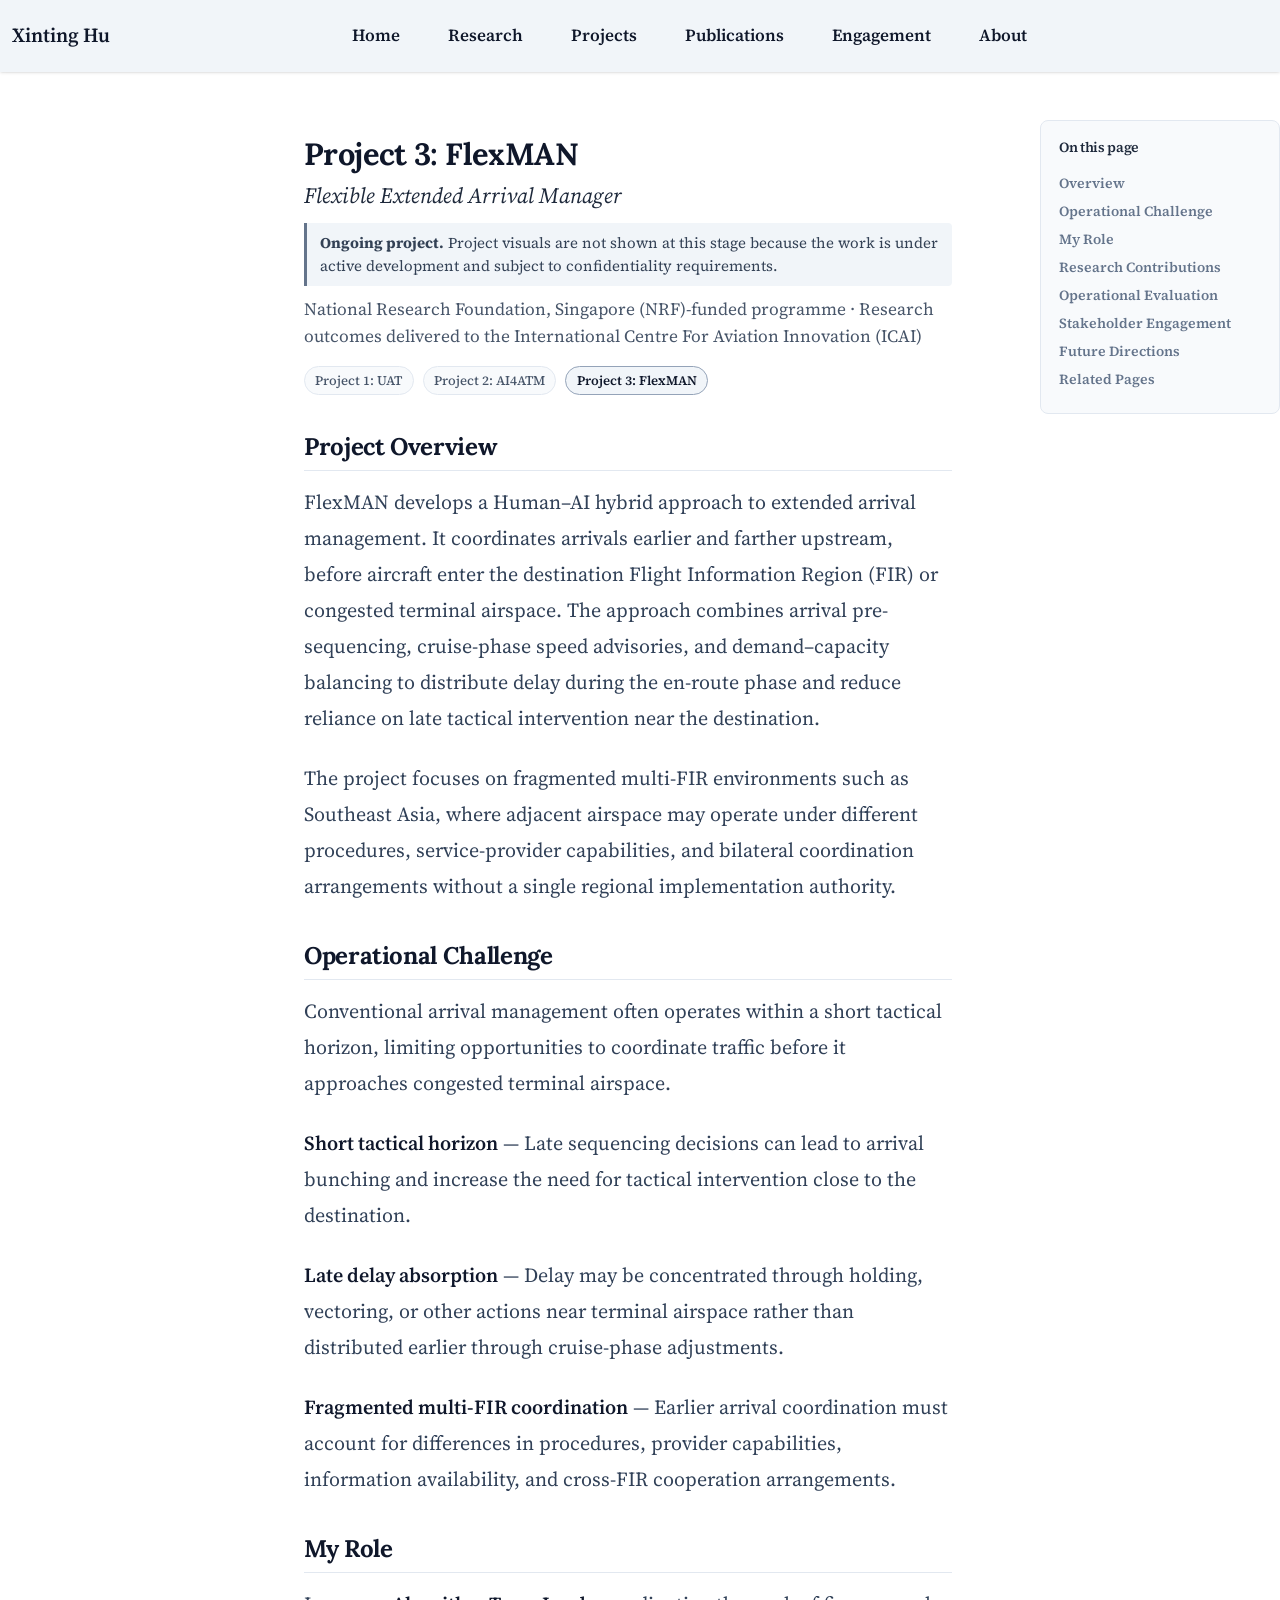
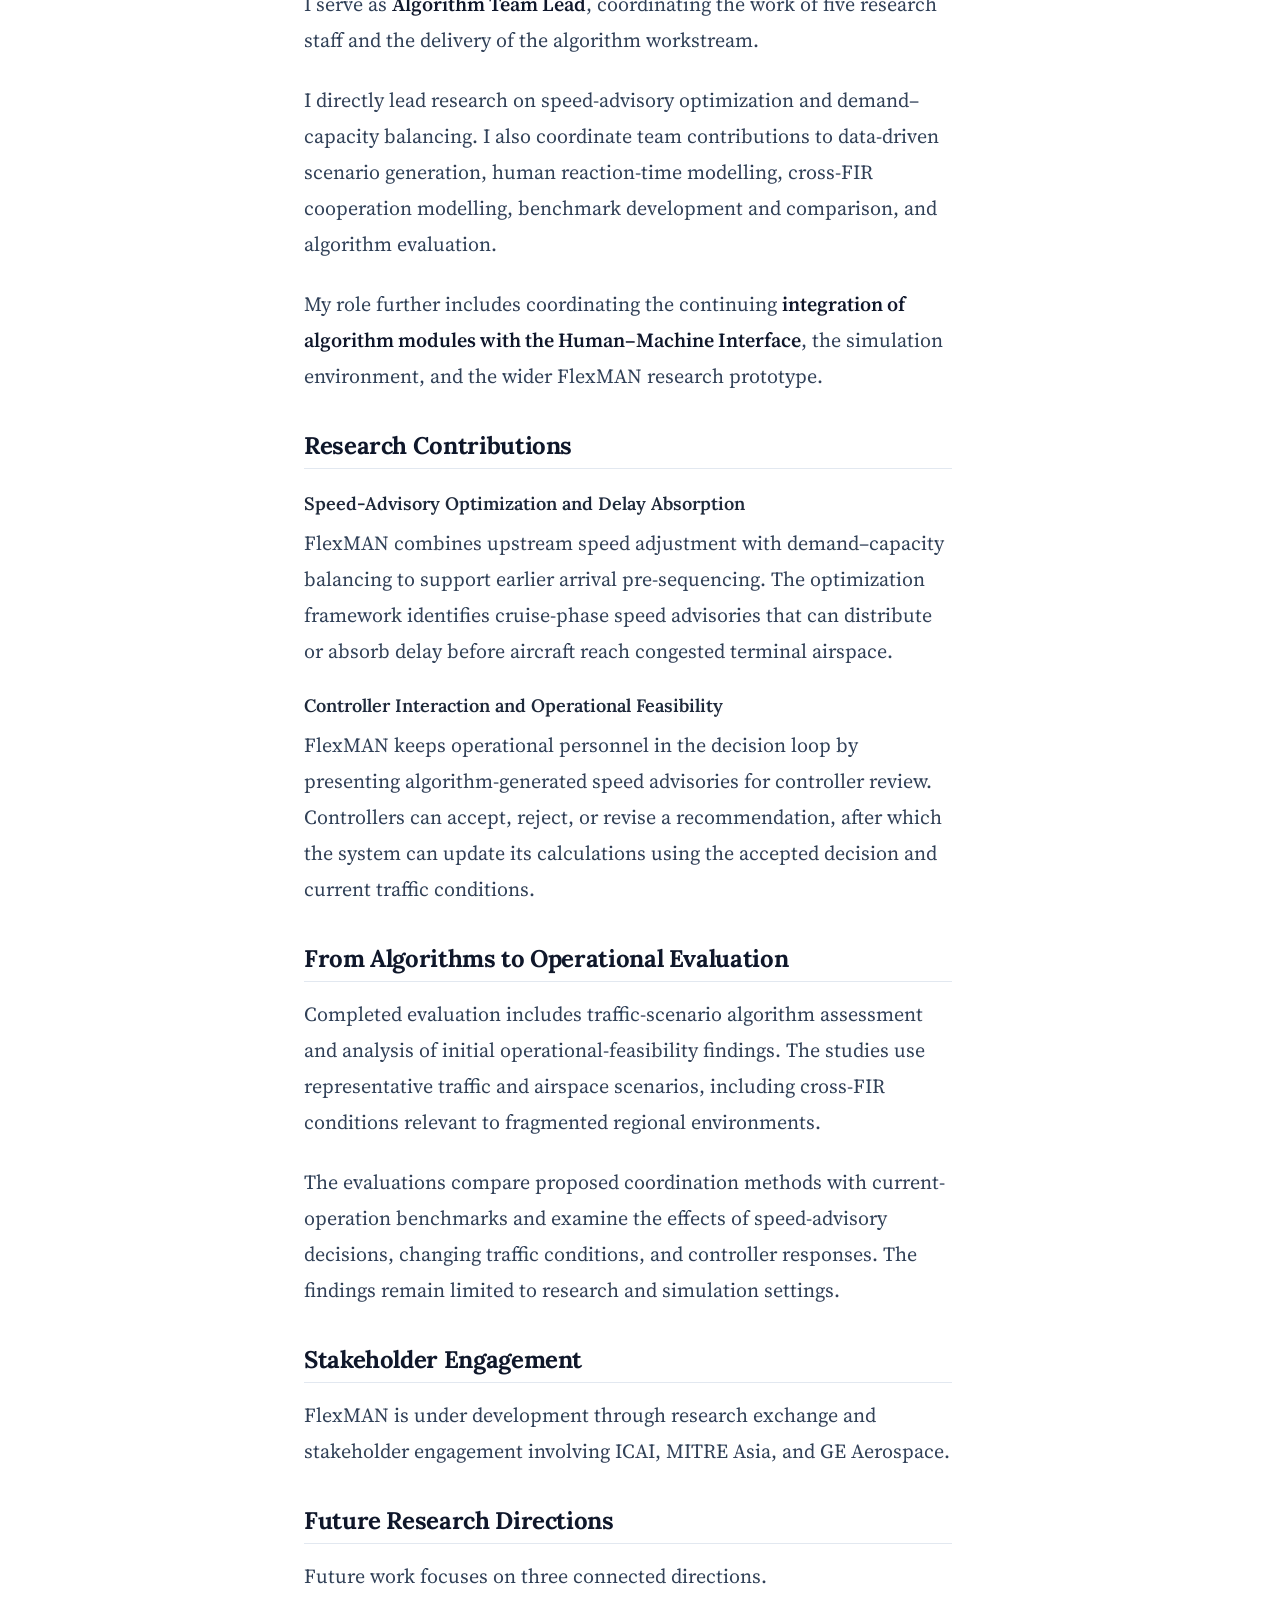
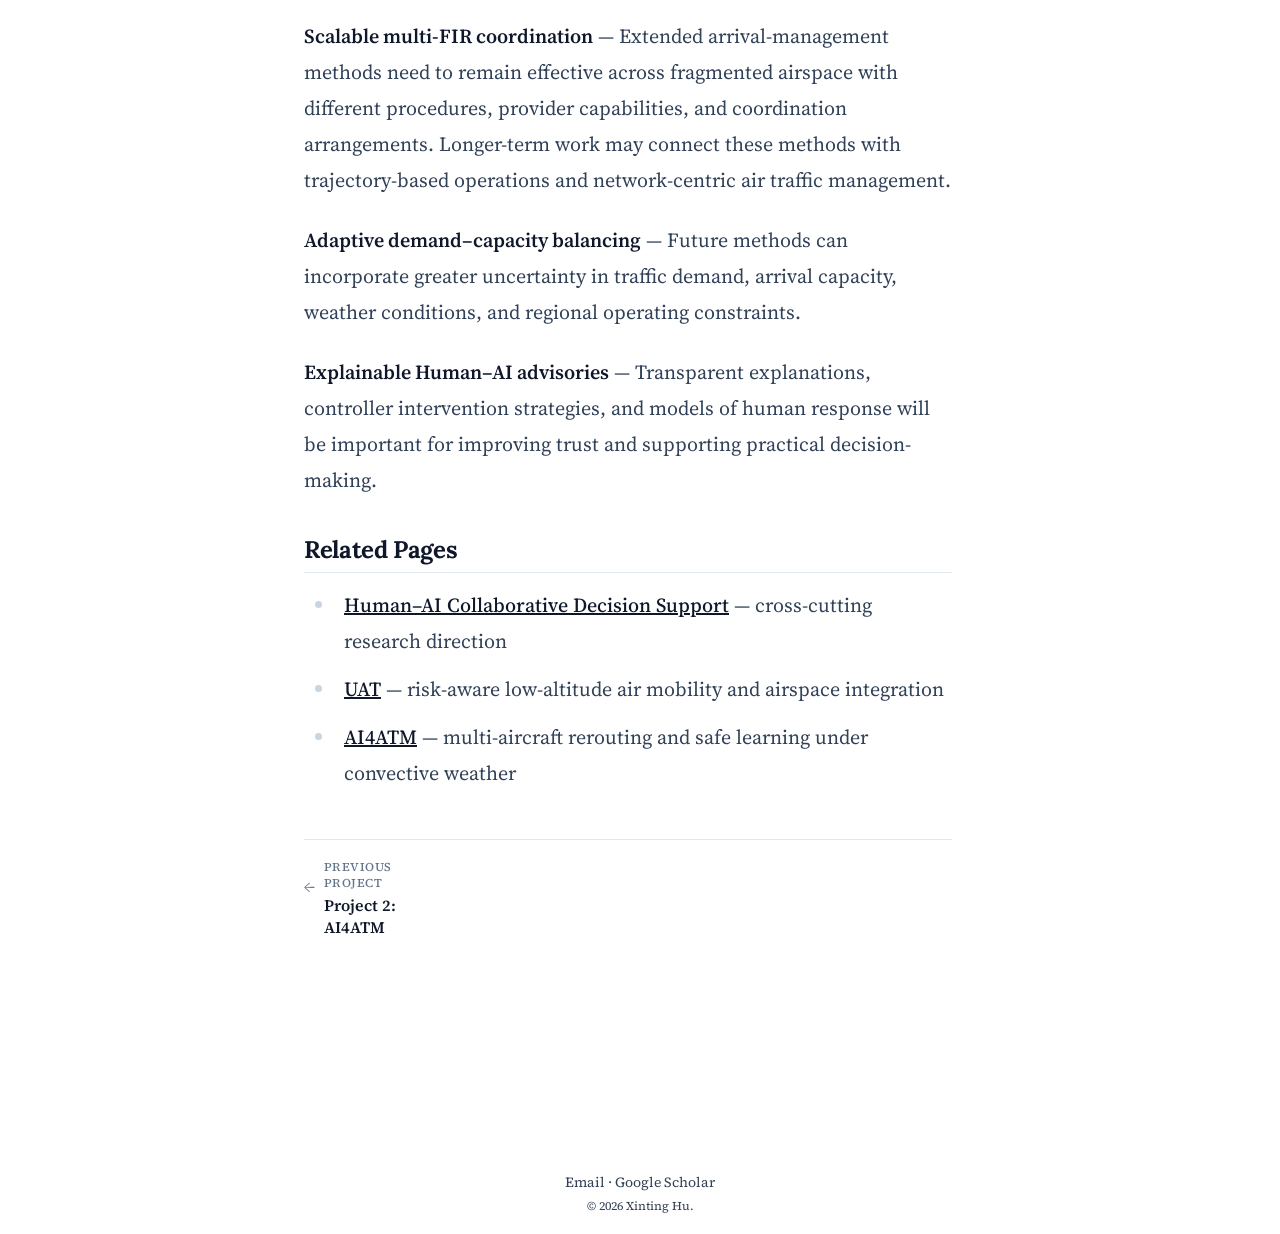
<file: projects/flexman/index.html>
<!doctype html><html lang=en-us dir=ltr data-wc-theme-default=light data-hbb-relurl=/><head><meta charset=utf-8><meta name=viewport content="width=device-width,initial-scale=1"><meta http-equiv=X-UA-Compatible content="IE=edge"><meta name=generator content="Hugo Blox Kit 0.12.0"><script>try{localStorage.removeItem("wc-color-theme")}catch{}</script><meta name=author content="Xinting Hu"><meta name=description content="Human–AI hybrid arrival management for flexible flight pre-sequencing, demand-capacity balancing, and cross-FIR coordination."><link rel=alternate hreflang=en-us href=https://xintinghu.github.io/projects/flexman/><style>:root{--color-primary-100:oklch(0.93 0.034 272.788);--color-primary-200:oklch(0.87 0.065 274.039);--color-primary-300:oklch(0.785 0.115 274.713);--color-primary-400:oklch(0.673 0.182 276.935);--color-primary-50:oklch(0.962 0.018 272.314);--color-primary-500:oklch(0.585 0.233 277.117);--color-primary-600:oklch(0.511 0.262 276.966);--color-primary-700:oklch(0.457 0.24 277.023);--color-primary-800:oklch(0.398 0.195 277.366);--color-primary-900:oklch(0.359 0.144 278.697);--color-primary-950:oklch(0.257 0.09 281.288);--hb-primary-500-rgb:128 128 128;--color-secondary-100:oklch(0.953 0.051 180.801);--color-secondary-200:oklch(0.91 0.096 180.426);--color-secondary-300:oklch(0.855 0.138 181.071);--color-secondary-400:oklch(0.777 0.152 181.912);--color-secondary-50:oklch(0.984 0.014 180.72);--color-secondary-500:oklch(0.704 0.14 182.503);--color-secondary-600:oklch(0.6 0.118 184.704);--color-secondary-700:oklch(0.511 0.096 186.391);--color-secondary-800:oklch(0.437 0.078 188.216);--color-secondary-900:oklch(0.386 0.063 188.416);--color-secondary-950:oklch(0.277 0.046 192.524);--hb-secondary-500-rgb:128 128 128;--hb-color-background:#ffffff;--hb-color-foreground:#111827;--hb-color-header-bg:#f1f5f9;--hb-color-header-fg:#0f172a;--hb-color-footer-bg:#f3f4f6;--hb-color-footer-fg:#0f172a}.dark{--color-primary-100:oklch(0.932 0.032 255.585);--color-primary-200:oklch(0.882 0.059 254.128);--color-primary-300:oklch(0.809 0.105 251.813);--color-primary-400:oklch(0.707 0.165 254.624);--color-primary-50:oklch(0.97 0.014 254.604);--color-primary-500:oklch(0.623 0.214 259.815);--color-primary-600:oklch(0.546 0.245 262.881);--color-primary-700:oklch(0.488 0.243 264.376);--color-primary-800:oklch(0.424 0.199 265.638);--color-primary-900:oklch(0.379 0.146 265.522);--color-primary-950:oklch(0.282 0.091 267.935);--hb-primary-500-rgb:128 128 128;--color-secondary-100:oklch(0.953 0.051 180.801);--color-secondary-200:oklch(0.91 0.096 180.426);--color-secondary-300:oklch(0.855 0.138 181.071);--color-secondary-400:oklch(0.777 0.152 181.912);--color-secondary-50:oklch(0.984 0.014 180.72);--color-secondary-500:oklch(0.704 0.14 182.503);--color-secondary-600:oklch(0.6 0.118 184.704);--color-secondary-700:oklch(0.511 0.096 186.391);--color-secondary-800:oklch(0.437 0.078 188.216);--color-secondary-900:oklch(0.386 0.063 188.416);--color-secondary-950:oklch(0.277 0.046 192.524);--hb-secondary-500-rgb:128 128 128;--hb-color-background:#0f172a;--hb-color-foreground:#f8fafc;--hb-color-header-bg:#0f172a;--hb-color-header-fg:#f8fafc;--hb-color-footer-bg:#111827;--hb-color-footer-fg:#e5e7eb}</style>
    

  
  
  

  
  

  
  
    
  
  
    
  
    
  
    
  
    
  

  
  

  
  
  
    
      
        <link rel="stylesheet" href="/css/_entry.ff379319e37ca9433ffa06f4652a7da70f9ab7bc861d4d746cc07fabba45df73.css" integrity="sha256-/zeTGeN8qUM/&#43;gb0ZSp9pw&#43;at7yGHU10bMB/q7pF33M=" crossorigin="anonymous">
      
    
  


  
<link href=/css/custom.min.108e9c38a436efbe693285b80ec4043afdaec730303710a23e2370d46eece0bf.css rel=stylesheet><script src=/js/hb-head.min.e9ff67ddf77122b225756bf5a926e24420bea2586199fddcb3b1813a009f4ee5.js integrity="sha256-6f9n3fdxIrIldWv1qSbiRCC+olhhmf3cs7GBOgCfTuU=" crossorigin=anonymous></script><link rel=icon type=image/png href=/media/icon_hu_43d65de9230a6c05.png><link rel=apple-touch-icon type=image/png href=/media/icon_hu_39902579fe17d0b4.png><link rel=canonical href=https://xintinghu.github.io/projects/flexman/><meta property="twitter:card" content="summary"><meta property="og:site_name" content="Xinting Hu"><meta property="og:url" content="https://xintinghu.github.io/projects/flexman/"><meta property="og:title" content="FlexMAN | Xinting Hu"><meta property="og:description" content="Human–AI hybrid arrival management for flexible flight pre-sequencing, demand-capacity balancing, and cross-FIR coordination."><meta property="og:image" content="https://xintinghu.github.io/media/icon_hu_1c0e9cb08cfb822a.png"><meta property="twitter:image" content="https://xintinghu.github.io/media/icon_hu_1c0e9cb08cfb822a.png"><meta property="og:locale" content="en-us"><script type=application/ld+json>{"@context":"https://schema.org","@type":"Article","mainEntityOfPage":{"@type":"WebPage","@id":"https://xintinghu.github.io/projects/flexman/"},"headline":"FlexMAN","datePublished":"0001-01-01T00:00:00Z","dateModified":"0001-01-01T00:00:00Z","author":{"@type":"Person","name":"Xinting Hu"},"publisher":{"@type":"Organization","name":"Xinting Hu","logo":{"@type":"ImageObject","url":null}},"description":"Human–AI hybrid arrival management for flexible flight pre-sequencing, demand-capacity balancing, and cross-FIR coordination."}</script><script type=application/ld+json>{"@context":"https://schema.org","@id":"https://xintinghu.github.io/projects/flexman/","@type":"WebPage","description":"Human–AI hybrid arrival management for flexible flight pre-sequencing, demand-capacity balancing, and cross-FIR coordination.","inLanguage":"en-us","isPartOf":{"@id":"https://xintinghu.github.io/","@type":"WebSite","name":"","url":"https://xintinghu.github.io/"},"name":"FlexMAN","primaryImageOfPage":{"@type":"ImageObject","url":null},"url":"https://xintinghu.github.io/projects/flexman/"}</script><script type=application/ld+json>{"@context":"https://schema.org","@type":"BreadcrumbList","itemListElement":[{"@type":"ListItem","item":{"@id":"https://xintinghu.github.io/","name":"Home"},"name":"Home","position":1},{"@type":"ListItem","item":{"@id":"https://xintinghu.github.io/projects/","name":"Projects"},"name":"Projects","position":2},{"@type":"ListItem","item":{"@id":"https://xintinghu.github.io/projects/flexman/","name":"FlexMAN"},"name":"FlexMAN","position":3}]}</script><title>FlexMAN | Xinting Hu</title><link rel=preconnect href=https://fonts.googleapis.com><link rel=preconnect href=https://fonts.gstatic.com crossorigin><link href="https://fonts.googleapis.com/css2?family=Lora:wght@100..900&amp;family=Source+Serif+4:wght@100..900&amp;family=Source+Code+Pro:wght@400&amp;display=swap" rel=stylesheet><style>:root{--hb-font-heading:'Lora', ui-serif, Georgia, Cambria, 'Times New Roman', Times, serif;--hb-font-body:'Source Serif 4', ui-serif, Georgia, Cambria, 'Times New Roman', Times, serif;--hb-font-code:'Source Code Pro', ui-monospace, SFMono-Regular, Menlo, Monaco, Consolas, 'Liberation Mono', 'Courier New', monospace;--hb-font-nav:'Lora', ui-serif, Georgia, Cambria, 'Times New Roman', Times, serif;--hb-font-weight-heading:500;--hb-font-weight-body:400;--hb-font-weight-body-bold:600;--hb-font-leading-heading:1.2;--hb-font-leading-body:1.7;--hb-font-leading-code:1.5;--hb-font-tracking-heading:0;--hb-font-tracking-body:0;--hb-font-tracking-caps:0.05em;--hb-font-size-base:1rem;--hb-font-size-sm:0.875rem;--hb-font-size-lg:1.125rem;--hb-font-family-sans:'Source Serif 4', ui-serif, Georgia, Cambria, 'Times New Roman', Times, serif}</style><style>:root{--hb-radius:0.5rem;--hb-spacing-base:1rem;--hb-spacing-section:4rem}</style><script defer src=/js/hugo-blox-en.min.50bf5376bbbd2aea9b2e03e195eeee2f0afad8e84589a94b0ee493111b4be271.js integrity="sha256-UL9Tdru9KuqbLgPhle7uLwr62OhFialLDuSTERtL4nE="></script><script async defer src=https://buttons.github.io/buttons.js></script></head><body class="bg-[var(--hb-color-background)] text-[var(--hb-color-foreground)] page-wrapper" id=top><div id=page-bg></div><div class="page-header sticky top-0 z-30"><header id=site-header class=header><nav class="navbar px-3 flex justify-start"><div class="order-0 h-full"><a class=navbar-brand href=/ title="Xinting Hu">Xinting Hu</a></div><input id=nav-toggle type=checkbox class=hidden>
<label for=nav-toggle class="order-3 cursor-pointer flex items-center lg:hidden text-[var(--hb-color-header-fg)] lg:order-1"><svg id="show-button" class="h-6 fill-current block" viewBox="0 0 20 20"><title>Open Menu</title><path d="M0 3h20v2H0V3zm0 6h20v2H0V9zm0 6h20v2H0V0z"/></svg>
<svg id="hide-button" class="h-6 fill-current hidden" viewBox="0 0 20 20"><title>Close Menu</title><polygon points="11 9 22 9 22 11 11 11 11 22 9 22 9 11 -2 11 -2 9 9 9 9 -2 11 -2" transform="rotate(45 10 10)"/></svg></label><ul id=nav-menu class="navbar-nav order-3 hidden lg:flex w-full pb-6 lg:order-1 lg:w-auto lg:space-x-2 lg:pb-0 xl:space-x-8 justify-start"><li class=nav-item><a class=nav-link href=/>Home</a></li><li class=nav-item><a class=nav-link href=/research/>Research</a></li><li class=nav-item><a class=nav-link href=/projects/>Projects</a></li><li class=nav-item><a class=nav-link href=/publications/>Publications</a></li><li class=nav-item><a class=nav-link href=/engagement/>Engagement</a></li><li class=nav-item><a class=nav-link href=/about/>About</a></li></ul><div class="order-1 ml-auto flex items-center md:order-2 lg:ml-0"></div></nav></header></div><div class="page-body my-10"><div class="mx-auto flex max-w-screen-xl"><aside class="hb-sidebar-container max-lg:[transform:translate3d(0,-100%,0)] lg:hidden xl:block"><div class="px-4 pt-4 lg:hidden"></div><div class="hb-scrollbar lg:h-[calc(100vh-var(--navbar-height))]"><ul class="flex flex-col gap-1 lg:hidden"><li><a class="hb-sidebar-custom-link
text-gray-500 hover:bg-gray-100 hover:text-gray-900 dark:text-gray-300 dark:hover:bg-primary-800 dark:hover:text-gray-50" href=/about/>About</a></li><li><a class="hb-sidebar-custom-link
text-gray-500 hover:bg-gray-100 hover:text-gray-900 dark:text-gray-300 dark:hover:bg-primary-800 dark:hover:text-gray-50" href=/engagement/>Engagement</a></li><li class=open><a class="hb-sidebar-custom-link
text-gray-500 hover:bg-gray-100 hover:text-gray-900 dark:text-gray-300 dark:hover:bg-primary-800 dark:hover:text-gray-50" href=/projects/>Projects
<span data-hb-sidebar-toggle><svg fill="none" viewBox="0 0 24 24" stroke="currentColor" class="h-[18px] min-w-[18px] rounded-sm p-0.5 hover:bg-gray-800/5 dark:hover:bg-gray-100/5"><path stroke-linecap="round" stroke-linejoin="round" stroke-width="2" d="M9 5l7 7-7 7" class="origin-center transition-transform rtl:-rotate-180"/></svg></span></a><div class="ltr:pr-0 overflow-hidden"><ul class=hb-sidebar-list><li class="flex flex-col"><a class="hb-sidebar-custom-link
text-gray-500 hover:bg-gray-100 hover:text-gray-900 dark:text-gray-300 dark:hover:bg-primary-800 dark:hover:text-gray-50" href=/projects/uat/>UAT</a></li><li class="flex flex-col"><a class="hb-sidebar-custom-link
text-gray-500 hover:bg-gray-100 hover:text-gray-900 dark:text-gray-300 dark:hover:bg-primary-800 dark:hover:text-gray-50" href=/projects/ai4atm/>AI4ATM</a></li><li class="flex flex-col open"><a class="hb-sidebar-custom-link
sidebar-active-item bg-primary-100 font-semibold text-primary-800 dark:bg-primary-300 dark:text-primary-900" href=/projects/flexman/>FlexMAN</a><ul class=hb-sidebar-mobile-toc><li><a href=#project-overview class=hb-docs-link>Project Overview</a></li><li><a href=#operational-challenge class=hb-docs-link>Operational Challenge</a></li><li><a href=#my-role class=hb-docs-link>My Role</a></li><li><a href=#research-contributions class=hb-docs-link>Research Contributions</a></li><li><a href=#from-algorithms-to-operational-evaluation class=hb-docs-link>From Algorithms to Operational Evaluation</a></li><li><a href=#stakeholder-engagement class=hb-docs-link>Stakeholder Engagement</a></li><li><a href=#future-research-directions class=hb-docs-link>Future Research Directions</a></li><li><a href=#related-pages class=hb-docs-link>Related Pages</a></li></ul></li></ul></div></li><li><a class="hb-sidebar-custom-link
text-gray-500 hover:bg-gray-100 hover:text-gray-900 dark:text-gray-300 dark:hover:bg-primary-800 dark:hover:text-gray-50" href=/publications/>Publications</a></li><li><a class="hb-sidebar-custom-link
text-gray-500 hover:bg-gray-100 hover:text-gray-900 dark:text-gray-300 dark:hover:bg-primary-800 dark:hover:text-gray-50" href=/research/>Research</a></li></ul><div class="max-xl:hidden h-0 w-64 shrink-0"></div></div></aside><nav class="hb-toc project-detail-toc order-last hidden w-64 shrink-0 xl:block print:hidden px-4" aria-label="table of contents"><div class="hb-scrollbar text-sm [hyphens:auto] sticky top-16 overflow-y-auto pr-4 pt-6 max-h-[calc(100vh-var(--navbar-height)-env(safe-area-inset-bottom))] -mr-4 rtl:-ml-4"><p class="mb-4 font-semibold tracking-tight">On this page</p><ul><li class="my-2 scroll-my-6 scroll-py-6"><a class="font-semibold inline-block text-gray-500 hover:text-gray-900 dark:text-gray-400 dark:hover:text-gray-300 w-full break-words" href=#project-overview aria-label="Project Overview">Overview</a></li><li class="my-2 scroll-my-6 scroll-py-6"><a class="font-semibold inline-block text-gray-500 hover:text-gray-900 dark:text-gray-400 dark:hover:text-gray-300 w-full break-words" href=#operational-challenge aria-label="Operational Challenge">Operational Challenge</a></li><li class="my-2 scroll-my-6 scroll-py-6"><a class="font-semibold inline-block text-gray-500 hover:text-gray-900 dark:text-gray-400 dark:hover:text-gray-300 w-full break-words" href=#my-role aria-label="My Role">My Role</a></li><li class="my-2 scroll-my-6 scroll-py-6"><a class="font-semibold inline-block text-gray-500 hover:text-gray-900 dark:text-gray-400 dark:hover:text-gray-300 w-full break-words" href=#research-contributions aria-label="Research Contributions">Research Contributions</a></li><li class="my-2 scroll-my-6 scroll-py-6"><a class="font-semibold inline-block text-gray-500 hover:text-gray-900 dark:text-gray-400 dark:hover:text-gray-300 w-full break-words" href=#from-algorithms-to-operational-evaluation aria-label="From Algorithms to Operational Evaluation">Operational Evaluation</a></li><li class="my-2 scroll-my-6 scroll-py-6"><a class="font-semibold inline-block text-gray-500 hover:text-gray-900 dark:text-gray-400 dark:hover:text-gray-300 w-full break-words" href=#stakeholder-engagement aria-label="Stakeholder Engagement">Stakeholder Engagement</a></li><li class="my-2 scroll-my-6 scroll-py-6"><a class="font-semibold inline-block text-gray-500 hover:text-gray-900 dark:text-gray-400 dark:hover:text-gray-300 w-full break-words" href=#future-research-directions aria-label="Future Research Directions">Future Directions</a></li><li class="my-2 scroll-my-6 scroll-py-6"><a class="font-semibold inline-block text-gray-500 hover:text-gray-900 dark:text-gray-400 dark:hover:text-gray-300 w-full break-words" href=#related-pages aria-label="Related Pages">Related Pages</a></li></ul></div></nav><article class="project-detail-page w-full break-words flex min-h-[calc(100vh-var(--navbar-height))] min-w-0 justify-center pb-8 pr-[calc(env(safe-area-inset-right)-1.5rem)]"><main class="project-detail-main w-full min-w-0 max-w-6xl px-6 pt-4 md:px-12"><header class=project-detail-title-area><div class=project-detail-title-main><h1 class=project-detail-title data-pagefind-meta=title data-pagefind-body>Project 3: FlexMAN</h1><p class=project-detail-full-name><em>Flexible Extended Arrival Manager</em></p><aside class=project-detail-status-note aria-label="Project status"><strong>Ongoing project.</strong>
Project visuals are not shown at this stage because the work is under active development and subject to confidentiality requirements.</aside><p class=project-detail-funding>National Research Foundation, Singapore (NRF)-funded programme · Research outcomes delivered to the International Centre For Aviation Innovation (ICAI)</p><nav class=project-detail-switcher aria-label="Project pages"><ul class=project-detail-switcher__list><li class=project-detail-switcher__item><a class=project-detail-switcher__link href=/projects/uat/>Project 1: UAT</a></li><li class=project-detail-switcher__item><a class=project-detail-switcher__link href=/projects/ai4atm/>Project 2: AI4ATM</a></li><li class=project-detail-switcher__item><span class="project-detail-switcher__link project-detail-switcher__link--current" aria-current=page>Project 3: FlexMAN</span></li></ul></nav></div></header><div class="project-detail-content-start mt-8 mb-12"><div class="prose prose-slate lg:prose-xl dark:prose-invert project-detail-prose" data-pagefind-body><span data-pagefind-filter=type style=display:none>projects</span><h2 id=project-overview>Project Overview</h2><p>FlexMAN develops a Human–AI hybrid approach to extended arrival management. It coordinates arrivals earlier and farther upstream, before aircraft enter the destination Flight Information Region (FIR) or congested terminal airspace. The approach combines arrival pre-sequencing, cruise-phase speed advisories, and demand–capacity balancing to distribute delay during the en-route phase and reduce reliance on late tactical intervention near the destination.</p><p>The project focuses on fragmented multi-FIR environments such as Southeast Asia, where adjacent airspace may operate under different procedures, service-provider capabilities, and bilateral coordination arrangements without a single regional implementation authority.</p><h2 id=operational-challenge>Operational Challenge</h2><p>Conventional arrival management often operates within a short tactical horizon, limiting opportunities to coordinate traffic before it approaches congested terminal airspace.</p><p><strong>Short tactical horizon</strong> — Late sequencing decisions can lead to arrival bunching and increase the need for tactical intervention close to the destination.</p><p><strong>Late delay absorption</strong> — Delay may be concentrated through holding, vectoring, or other actions near terminal airspace rather than distributed earlier through cruise-phase adjustments.</p><p><strong>Fragmented multi-FIR coordination</strong> — Earlier arrival coordination must account for differences in procedures, provider capabilities, information availability, and cross-FIR cooperation arrangements.</p><h2 id=my-role>My Role</h2><p>I serve as <strong>Algorithm Team Lead</strong>, coordinating the work of five research staff and the delivery of the algorithm workstream.</p><p>I directly lead research on speed-advisory optimization and demand–capacity balancing. I also coordinate team contributions to data-driven scenario generation, human reaction-time modelling, cross-FIR cooperation modelling, benchmark development and comparison, and algorithm evaluation.</p><p>My role further includes coordinating the continuing <strong>integration of algorithm modules with the Human–Machine Interface</strong>, the simulation environment, and the wider FlexMAN research prototype.</p><h2 id=research-contributions>Research Contributions</h2><h3 id=speed-advisory-optimization-and-delay-absorption>Speed-Advisory Optimization and Delay Absorption</h3><p>FlexMAN combines upstream speed adjustment with demand–capacity balancing to support earlier arrival pre-sequencing. The optimization framework identifies cruise-phase speed advisories that can distribute or absorb delay before aircraft reach congested terminal airspace.</p><h3 id=controller-interaction-and-operational-feasibility>Controller Interaction and Operational Feasibility</h3><p>FlexMAN keeps operational personnel in the decision loop by presenting algorithm-generated speed advisories for controller review. Controllers can accept, reject, or revise a recommendation, after which the system can update its calculations using the accepted decision and current traffic conditions.</p><h2 id=from-algorithms-to-operational-evaluation>From Algorithms to Operational Evaluation</h2><p>Completed evaluation includes traffic-scenario algorithm assessment and analysis of initial operational-feasibility findings. The studies use representative traffic and airspace scenarios, including cross-FIR conditions relevant to fragmented regional environments.</p><p>The evaluations compare proposed coordination methods with current-operation benchmarks and examine the effects of speed-advisory decisions, changing traffic conditions, and controller responses. The findings remain limited to research and simulation settings.</p><h2 id=stakeholder-engagement>Stakeholder Engagement</h2><p>FlexMAN is under development through research exchange and stakeholder engagement involving ICAI, MITRE Asia, and GE Aerospace.</p><h2 id=future-research-directions>Future Research Directions</h2><p>Future work focuses on three connected directions.</p><p><strong>Scalable multi-FIR coordination</strong> — Extended arrival-management methods need to remain effective across fragmented airspace with different procedures, provider capabilities, and coordination arrangements. Longer-term work may connect these methods with trajectory-based operations and network-centric air traffic management.</p><p><strong>Adaptive demand–capacity balancing</strong> — Future methods can incorporate greater uncertainty in traffic demand, arrival capacity, weather conditions, and regional operating constraints.</p><p><strong>Explainable Human–AI advisories</strong> — Transparent explanations, controller intervention strategies, and models of human response will be important for improving trust and supporting practical decision-making.</p><h2 id=related-pages>Related Pages</h2><ul><li><a href=/research/#research-human-ai>Human–AI Collaborative Decision Support</a> — cross-cutting research direction</li><li><a href=/projects/uat/>UAT</a> — risk-aware low-altitude air mobility and airspace integration</li><li><a href=/projects/ai4atm/>AI4ATM</a> — multi-aircraft rerouting and safe learning under convective weather</li></ul></div></div><nav class=project-detail-nav aria-label="Project navigation"><div class=project-detail-nav__inner><div class="project-detail-nav__slot project-detail-nav__slot--prev"><a class="project-detail-nav__link project-detail-nav__link--prev" href=/projects/ai4atm/><span class=project-detail-nav__direction aria-hidden=true>←</span>
<span class=project-detail-nav__text><span class=project-detail-nav__label>Previous project</span>
<span class=project-detail-nav__title>Project 2: AI4ATM</span></span></a></div><div class="project-detail-nav__slot project-detail-nav__slot--next"></div></div></nav><div class=mt-16></div></main></article></div></div><div class=page-footer><footer class="container mx-auto flex flex-col justify-items-center text-sm leading-6 mt-24 mb-4 text-slate-700 dark:text-slate-200"><p class=text-center><a href=mailto:xinting002@e.ntu.edu.sg>Email</a> · <a href="https://scholar.google.com/citations?user=6xk8K2EAAAAJ" target=_blank rel=noopener>Google Scholar</a></p><p class="powered-by text-center">© 2026 Xinting Hu.</p></footer></div><div id=hb-notification-container class="fixed top-20 right-4 z-[9999] pointer-events-none" aria-live=polite aria-atomic=true></div><script src=/research/research-cycle.js></script></body></html>
</file>
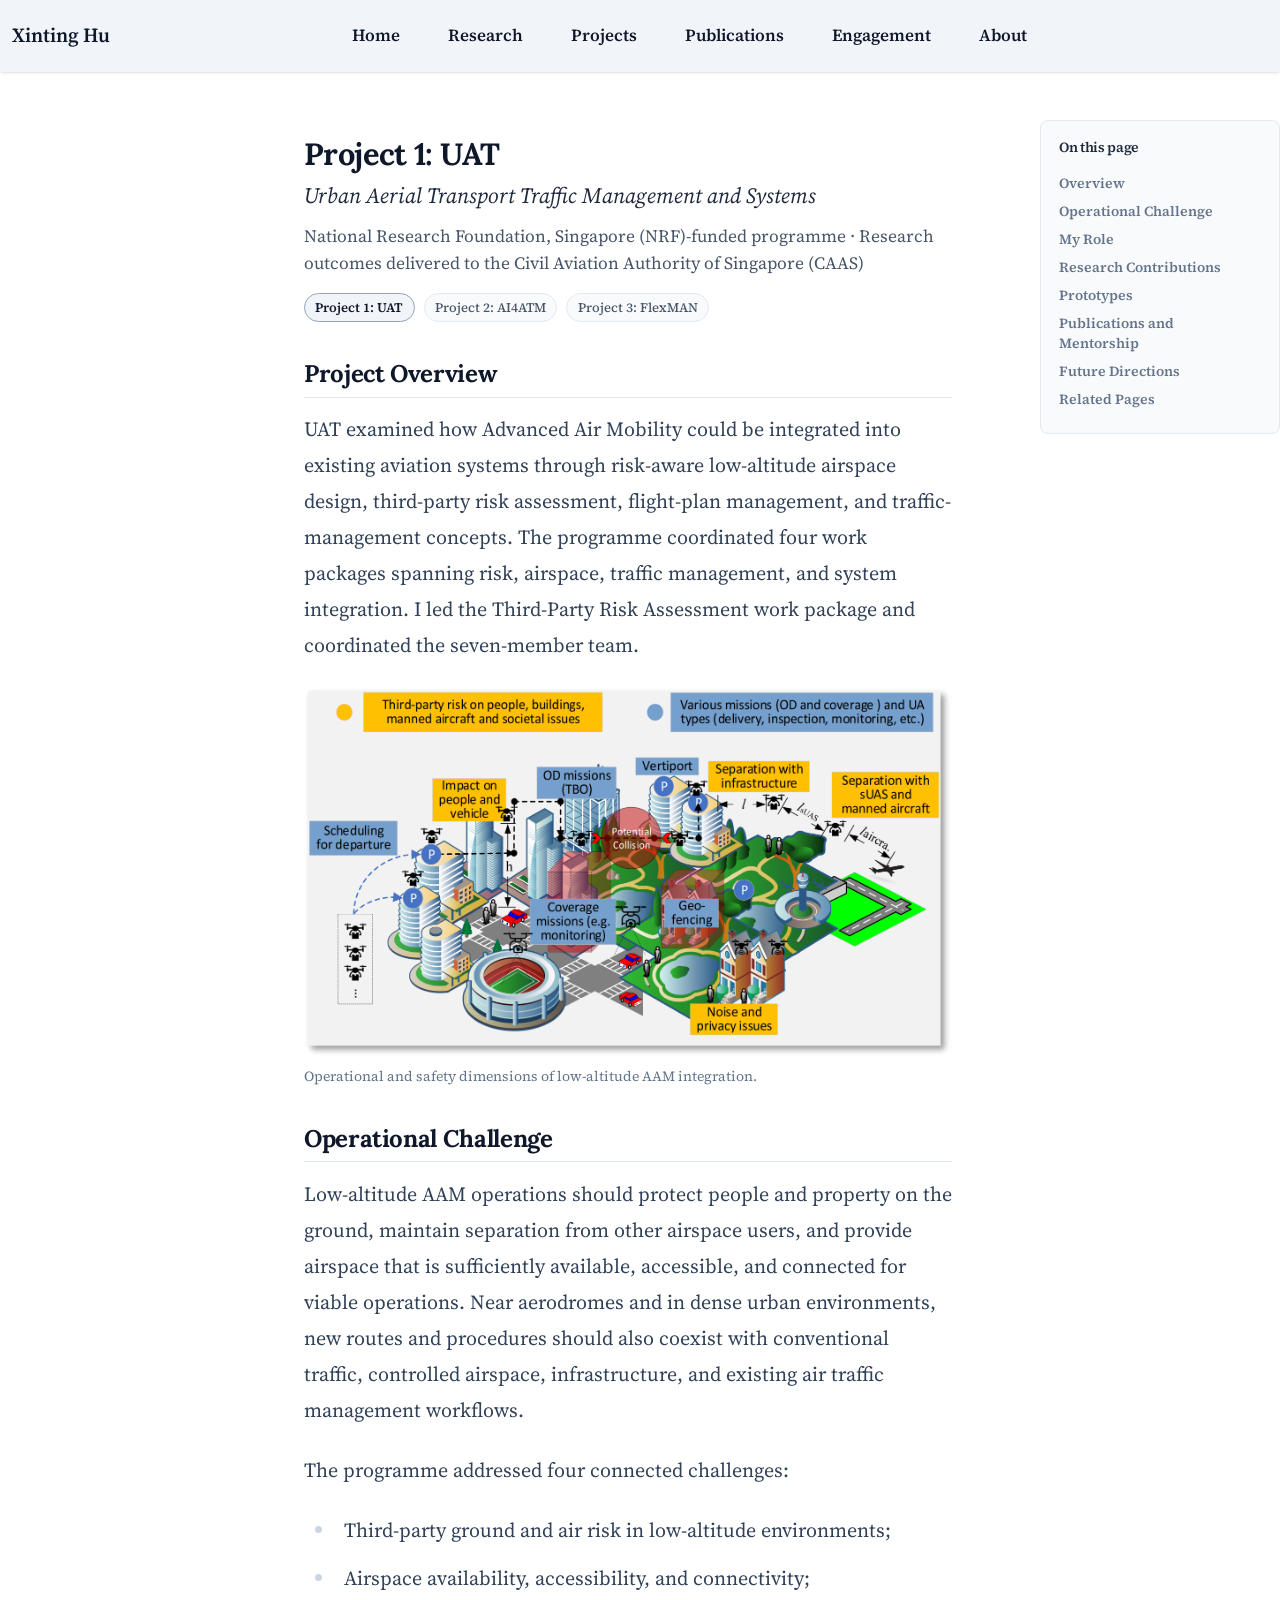
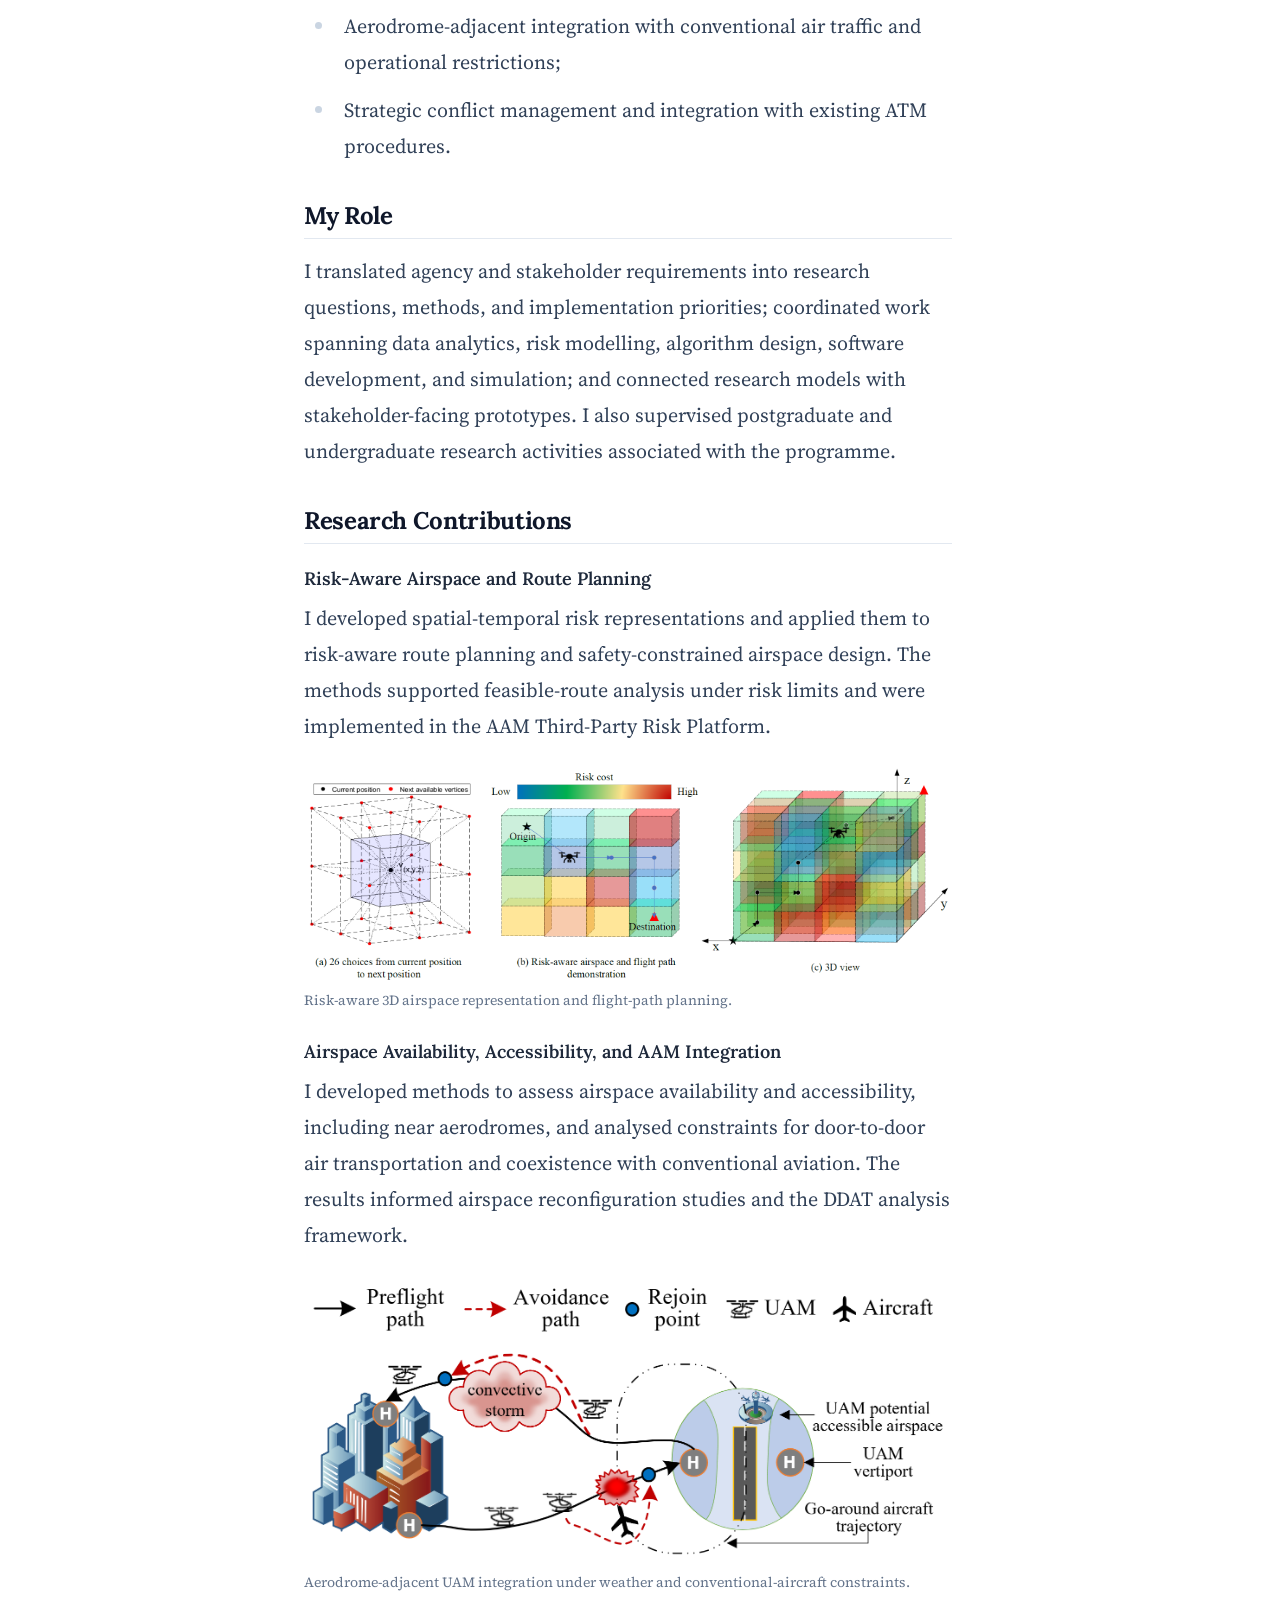
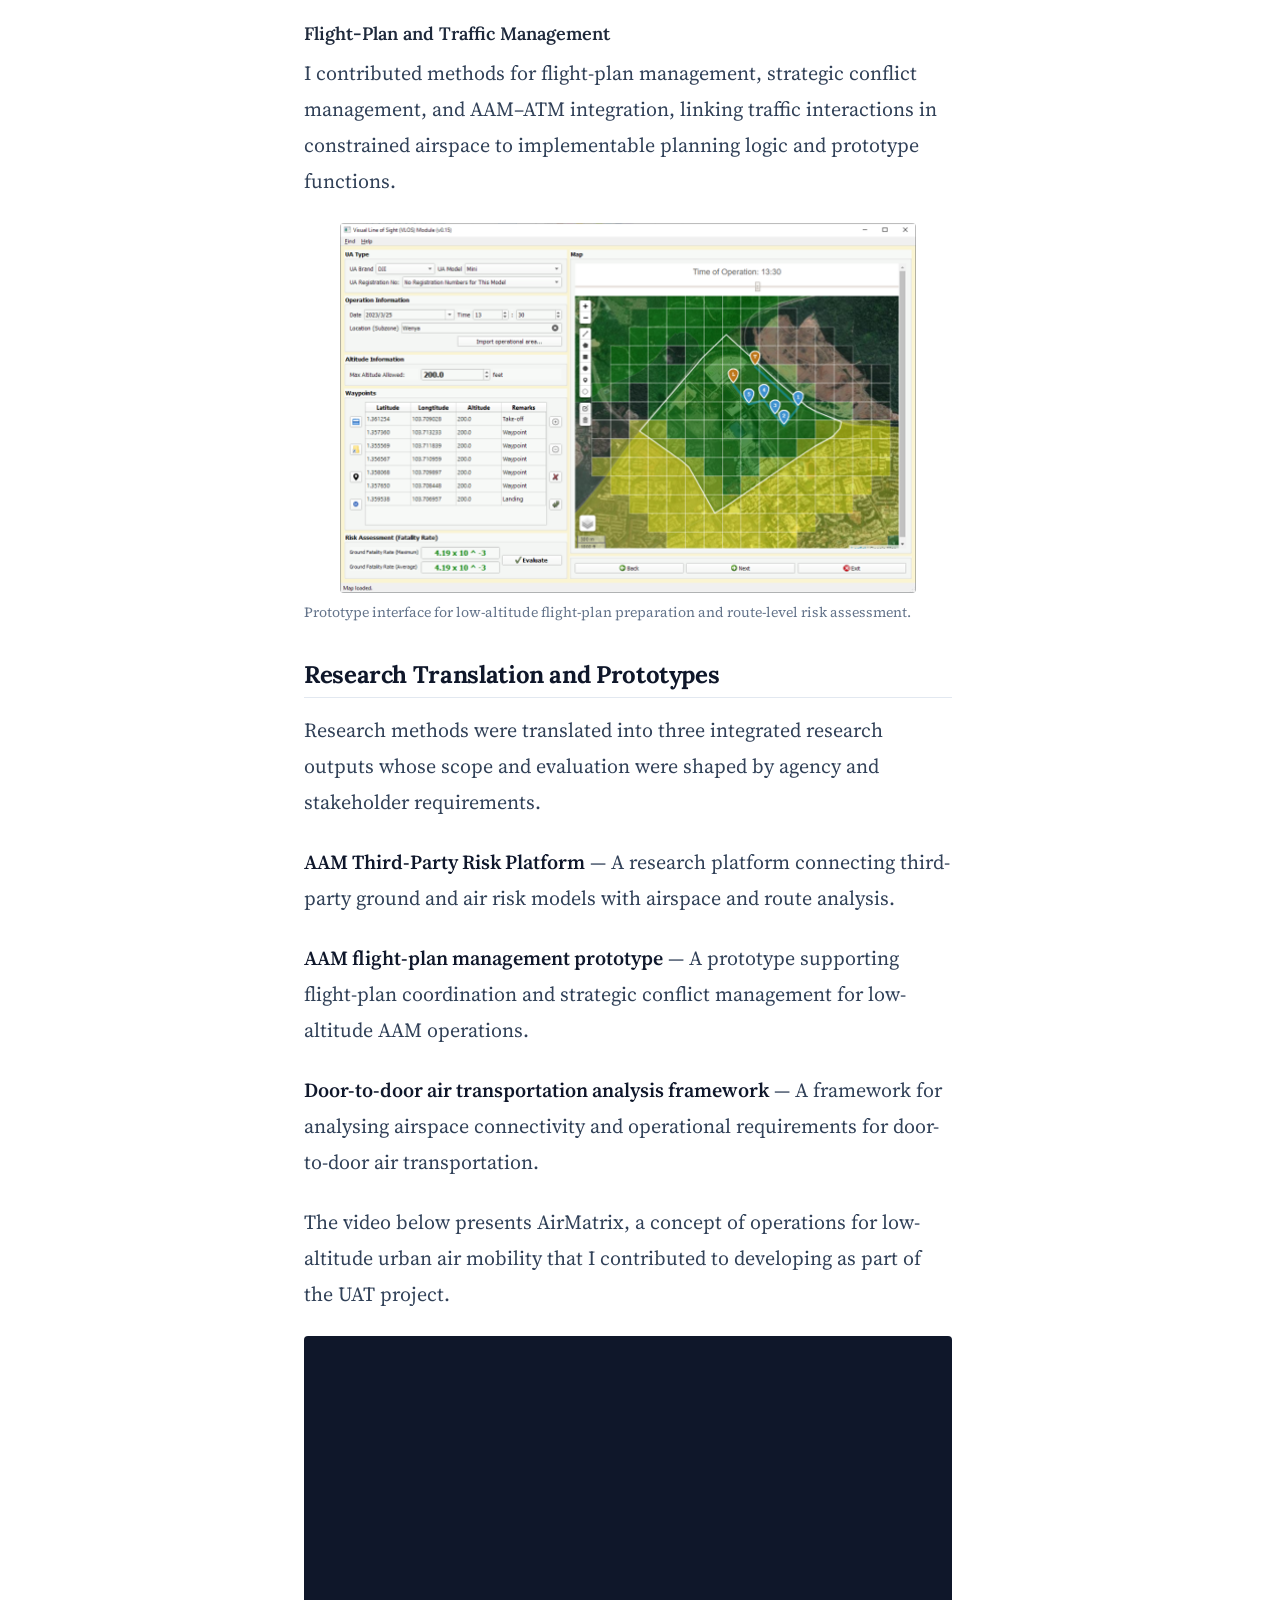
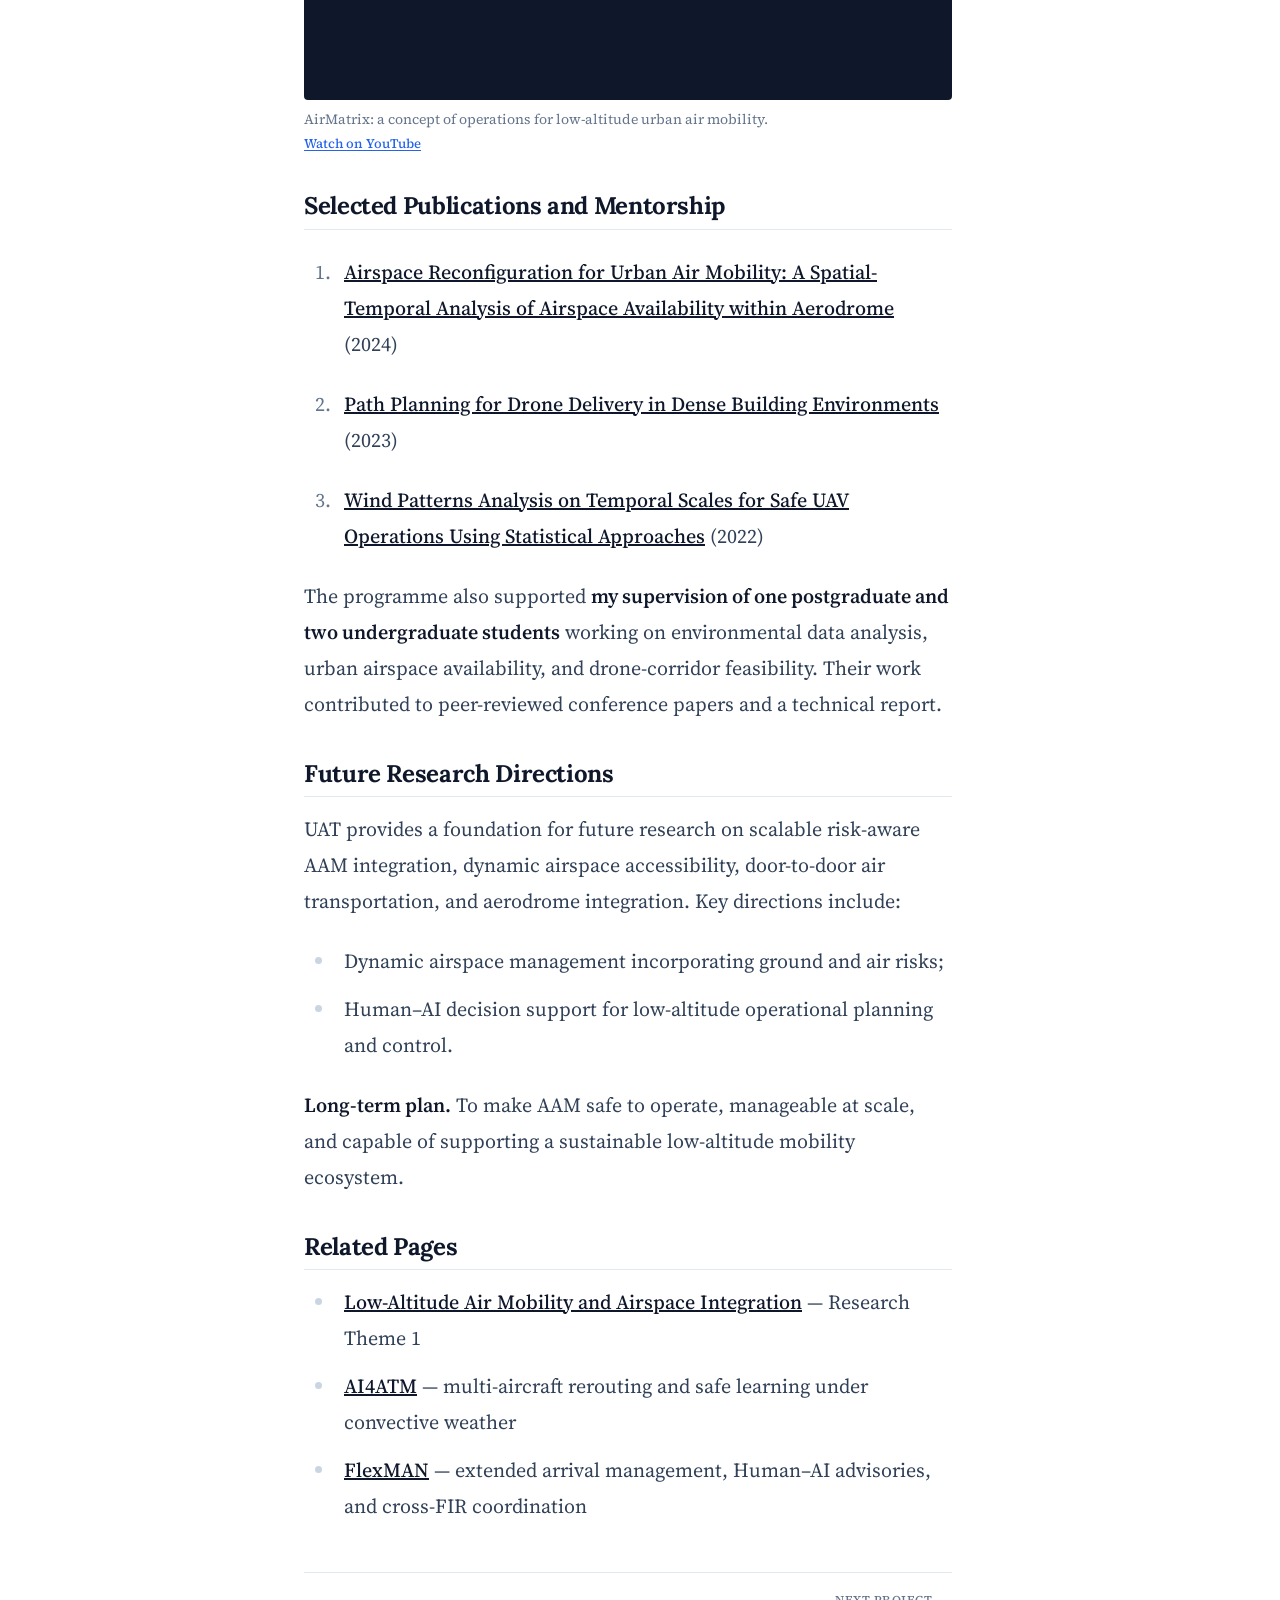
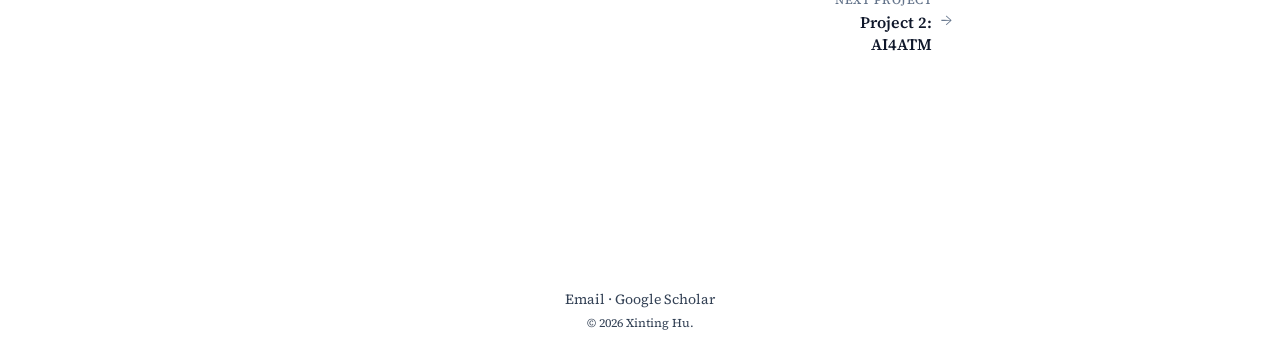
<file: projects/uat/index.html>
<!doctype html><html lang=en-us dir=ltr data-wc-theme-default=light data-hbb-relurl=/><head><meta charset=utf-8><meta name=viewport content="width=device-width,initial-scale=1"><meta http-equiv=X-UA-Compatible content="IE=edge"><meta name=generator content="Hugo Blox Kit 0.12.0"><script>try{localStorage.removeItem("wc-color-theme")}catch{}</script><meta name=author content="Xinting Hu"><meta name=description content="Integration of Advanced Air Mobility into existing aviation systems through risk-aware low-altitude airspace design and flight-plan management."><link rel=alternate hreflang=en-us href=https://xintinghu.github.io/projects/uat/><style>:root{--color-primary-100:oklch(0.93 0.034 272.788);--color-primary-200:oklch(0.87 0.065 274.039);--color-primary-300:oklch(0.785 0.115 274.713);--color-primary-400:oklch(0.673 0.182 276.935);--color-primary-50:oklch(0.962 0.018 272.314);--color-primary-500:oklch(0.585 0.233 277.117);--color-primary-600:oklch(0.511 0.262 276.966);--color-primary-700:oklch(0.457 0.24 277.023);--color-primary-800:oklch(0.398 0.195 277.366);--color-primary-900:oklch(0.359 0.144 278.697);--color-primary-950:oklch(0.257 0.09 281.288);--hb-primary-500-rgb:128 128 128;--color-secondary-100:oklch(0.953 0.051 180.801);--color-secondary-200:oklch(0.91 0.096 180.426);--color-secondary-300:oklch(0.855 0.138 181.071);--color-secondary-400:oklch(0.777 0.152 181.912);--color-secondary-50:oklch(0.984 0.014 180.72);--color-secondary-500:oklch(0.704 0.14 182.503);--color-secondary-600:oklch(0.6 0.118 184.704);--color-secondary-700:oklch(0.511 0.096 186.391);--color-secondary-800:oklch(0.437 0.078 188.216);--color-secondary-900:oklch(0.386 0.063 188.416);--color-secondary-950:oklch(0.277 0.046 192.524);--hb-secondary-500-rgb:128 128 128;--hb-color-background:#ffffff;--hb-color-foreground:#111827;--hb-color-header-bg:#f1f5f9;--hb-color-header-fg:#0f172a;--hb-color-footer-bg:#f3f4f6;--hb-color-footer-fg:#0f172a}.dark{--color-primary-100:oklch(0.932 0.032 255.585);--color-primary-200:oklch(0.882 0.059 254.128);--color-primary-300:oklch(0.809 0.105 251.813);--color-primary-400:oklch(0.707 0.165 254.624);--color-primary-50:oklch(0.97 0.014 254.604);--color-primary-500:oklch(0.623 0.214 259.815);--color-primary-600:oklch(0.546 0.245 262.881);--color-primary-700:oklch(0.488 0.243 264.376);--color-primary-800:oklch(0.424 0.199 265.638);--color-primary-900:oklch(0.379 0.146 265.522);--color-primary-950:oklch(0.282 0.091 267.935);--hb-primary-500-rgb:128 128 128;--color-secondary-100:oklch(0.953 0.051 180.801);--color-secondary-200:oklch(0.91 0.096 180.426);--color-secondary-300:oklch(0.855 0.138 181.071);--color-secondary-400:oklch(0.777 0.152 181.912);--color-secondary-50:oklch(0.984 0.014 180.72);--color-secondary-500:oklch(0.704 0.14 182.503);--color-secondary-600:oklch(0.6 0.118 184.704);--color-secondary-700:oklch(0.511 0.096 186.391);--color-secondary-800:oklch(0.437 0.078 188.216);--color-secondary-900:oklch(0.386 0.063 188.416);--color-secondary-950:oklch(0.277 0.046 192.524);--hb-secondary-500-rgb:128 128 128;--hb-color-background:#0f172a;--hb-color-foreground:#f8fafc;--hb-color-header-bg:#0f172a;--hb-color-header-fg:#f8fafc;--hb-color-footer-bg:#111827;--hb-color-footer-fg:#e5e7eb}</style>
    

  
  
  

  
  

  
  
    
  
  
    
  
    
  
    
  
    
  

  
  

  
  
  
    
      
        <link rel="stylesheet" href="/css/_entry.ff379319e37ca9433ffa06f4652a7da70f9ab7bc861d4d746cc07fabba45df73.css" integrity="sha256-/zeTGeN8qUM/&#43;gb0ZSp9pw&#43;at7yGHU10bMB/q7pF33M=" crossorigin="anonymous">
      
    
  


  
<link href=/css/custom.min.108e9c38a436efbe693285b80ec4043afdaec730303710a23e2370d46eece0bf.css rel=stylesheet><script src=/js/hb-head.min.e9ff67ddf77122b225756bf5a926e24420bea2586199fddcb3b1813a009f4ee5.js integrity="sha256-6f9n3fdxIrIldWv1qSbiRCC+olhhmf3cs7GBOgCfTuU=" crossorigin=anonymous></script><link rel=icon type=image/png href=/media/icon_hu_43d65de9230a6c05.png><link rel=apple-touch-icon type=image/png href=/media/icon_hu_39902579fe17d0b4.png><link rel=canonical href=https://xintinghu.github.io/projects/uat/><meta property="twitter:card" content="summary"><meta property="og:site_name" content="Xinting Hu"><meta property="og:url" content="https://xintinghu.github.io/projects/uat/"><meta property="og:title" content="UAT | Xinting Hu"><meta property="og:description" content="Integration of Advanced Air Mobility into existing aviation systems through risk-aware low-altitude airspace design and flight-plan management."><meta property="og:image" content="https://xintinghu.github.io/media/icon_hu_1c0e9cb08cfb822a.png"><meta property="twitter:image" content="https://xintinghu.github.io/media/icon_hu_1c0e9cb08cfb822a.png"><meta property="og:locale" content="en-us"><script type=application/ld+json>{"@context":"https://schema.org","@type":"Article","mainEntityOfPage":{"@type":"WebPage","@id":"https://xintinghu.github.io/projects/uat/"},"headline":"UAT","datePublished":"0001-01-01T00:00:00Z","dateModified":"0001-01-01T00:00:00Z","author":{"@type":"Person","name":"Xinting Hu"},"publisher":{"@type":"Organization","name":"Xinting Hu","logo":{"@type":"ImageObject","url":null}},"description":"Integration of Advanced Air Mobility into existing aviation systems through risk-aware low-altitude airspace design and flight-plan management."}</script><script type=application/ld+json>{"@context":"https://schema.org","@id":"https://xintinghu.github.io/projects/uat/","@type":"WebPage","description":"Integration of Advanced Air Mobility into existing aviation systems through risk-aware low-altitude airspace design and flight-plan management.","inLanguage":"en-us","isPartOf":{"@id":"https://xintinghu.github.io/","@type":"WebSite","name":"","url":"https://xintinghu.github.io/"},"name":"UAT","primaryImageOfPage":{"@type":"ImageObject","url":null},"url":"https://xintinghu.github.io/projects/uat/"}</script><script type=application/ld+json>{"@context":"https://schema.org","@type":"BreadcrumbList","itemListElement":[{"@type":"ListItem","item":{"@id":"https://xintinghu.github.io/","name":"Home"},"name":"Home","position":1},{"@type":"ListItem","item":{"@id":"https://xintinghu.github.io/projects/","name":"Projects"},"name":"Projects","position":2},{"@type":"ListItem","item":{"@id":"https://xintinghu.github.io/projects/uat/","name":"UAT"},"name":"UAT","position":3}]}</script><title>UAT | Xinting Hu</title><link rel=preconnect href=https://fonts.googleapis.com><link rel=preconnect href=https://fonts.gstatic.com crossorigin><link href="https://fonts.googleapis.com/css2?family=Lora:wght@100..900&amp;family=Source+Serif+4:wght@100..900&amp;family=Source+Code+Pro:wght@400&amp;display=swap" rel=stylesheet><style>:root{--hb-font-heading:'Lora', ui-serif, Georgia, Cambria, 'Times New Roman', Times, serif;--hb-font-body:'Source Serif 4', ui-serif, Georgia, Cambria, 'Times New Roman', Times, serif;--hb-font-code:'Source Code Pro', ui-monospace, SFMono-Regular, Menlo, Monaco, Consolas, 'Liberation Mono', 'Courier New', monospace;--hb-font-nav:'Lora', ui-serif, Georgia, Cambria, 'Times New Roman', Times, serif;--hb-font-weight-heading:500;--hb-font-weight-body:400;--hb-font-weight-body-bold:600;--hb-font-leading-heading:1.2;--hb-font-leading-body:1.7;--hb-font-leading-code:1.5;--hb-font-tracking-heading:0;--hb-font-tracking-body:0;--hb-font-tracking-caps:0.05em;--hb-font-size-base:1rem;--hb-font-size-sm:0.875rem;--hb-font-size-lg:1.125rem;--hb-font-family-sans:'Source Serif 4', ui-serif, Georgia, Cambria, 'Times New Roman', Times, serif}</style><style>:root{--hb-radius:0.5rem;--hb-spacing-base:1rem;--hb-spacing-section:4rem}</style><script defer src=/js/hugo-blox-en.min.50bf5376bbbd2aea9b2e03e195eeee2f0afad8e84589a94b0ee493111b4be271.js integrity="sha256-UL9Tdru9KuqbLgPhle7uLwr62OhFialLDuSTERtL4nE="></script><script async defer src=https://buttons.github.io/buttons.js></script></head><body class="bg-[var(--hb-color-background)] text-[var(--hb-color-foreground)] page-wrapper" id=top><div id=page-bg></div><div class="page-header sticky top-0 z-30"><header id=site-header class=header><nav class="navbar px-3 flex justify-start"><div class="order-0 h-full"><a class=navbar-brand href=/ title="Xinting Hu">Xinting Hu</a></div><input id=nav-toggle type=checkbox class=hidden>
<label for=nav-toggle class="order-3 cursor-pointer flex items-center lg:hidden text-[var(--hb-color-header-fg)] lg:order-1"><svg id="show-button" class="h-6 fill-current block" viewBox="0 0 20 20"><title>Open Menu</title><path d="M0 3h20v2H0V3zm0 6h20v2H0V9zm0 6h20v2H0V0z"/></svg>
<svg id="hide-button" class="h-6 fill-current hidden" viewBox="0 0 20 20"><title>Close Menu</title><polygon points="11 9 22 9 22 11 11 11 11 22 9 22 9 11 -2 11 -2 9 9 9 9 -2 11 -2" transform="rotate(45 10 10)"/></svg></label><ul id=nav-menu class="navbar-nav order-3 hidden lg:flex w-full pb-6 lg:order-1 lg:w-auto lg:space-x-2 lg:pb-0 xl:space-x-8 justify-start"><li class=nav-item><a class=nav-link href=/>Home</a></li><li class=nav-item><a class=nav-link href=/research/>Research</a></li><li class=nav-item><a class=nav-link href=/projects/>Projects</a></li><li class=nav-item><a class=nav-link href=/publications/>Publications</a></li><li class=nav-item><a class=nav-link href=/engagement/>Engagement</a></li><li class=nav-item><a class=nav-link href=/about/>About</a></li></ul><div class="order-1 ml-auto flex items-center md:order-2 lg:ml-0"></div></nav></header></div><div class="page-body my-10"><div class="mx-auto flex max-w-screen-xl"><aside class="hb-sidebar-container max-lg:[transform:translate3d(0,-100%,0)] lg:hidden xl:block"><div class="px-4 pt-4 lg:hidden"></div><div class="hb-scrollbar lg:h-[calc(100vh-var(--navbar-height))]"><ul class="flex flex-col gap-1 lg:hidden"><li><a class="hb-sidebar-custom-link
text-gray-500 hover:bg-gray-100 hover:text-gray-900 dark:text-gray-300 dark:hover:bg-primary-800 dark:hover:text-gray-50" href=/about/>About</a></li><li><a class="hb-sidebar-custom-link
text-gray-500 hover:bg-gray-100 hover:text-gray-900 dark:text-gray-300 dark:hover:bg-primary-800 dark:hover:text-gray-50" href=/engagement/>Engagement</a></li><li class=open><a class="hb-sidebar-custom-link
text-gray-500 hover:bg-gray-100 hover:text-gray-900 dark:text-gray-300 dark:hover:bg-primary-800 dark:hover:text-gray-50" href=/projects/>Projects
<span data-hb-sidebar-toggle><svg fill="none" viewBox="0 0 24 24" stroke="currentColor" class="h-[18px] min-w-[18px] rounded-sm p-0.5 hover:bg-gray-800/5 dark:hover:bg-gray-100/5"><path stroke-linecap="round" stroke-linejoin="round" stroke-width="2" d="M9 5l7 7-7 7" class="origin-center transition-transform rtl:-rotate-180"/></svg></span></a><div class="ltr:pr-0 overflow-hidden"><ul class=hb-sidebar-list><li class="flex flex-col open"><a class="hb-sidebar-custom-link
sidebar-active-item bg-primary-100 font-semibold text-primary-800 dark:bg-primary-300 dark:text-primary-900" href=/projects/uat/>UAT</a><ul class=hb-sidebar-mobile-toc><li><a href=#project-overview class=hb-docs-link>Project Overview</a></li><li><a href=#operational-challenge class=hb-docs-link>Operational Challenge</a></li><li><a href=#my-role class=hb-docs-link>My Role</a></li><li><a href=#research-contributions class=hb-docs-link>Research Contributions</a></li><li><a href=#research-translation-and-prototypes class=hb-docs-link>Research Translation and Prototypes</a></li><li><a href=#selected-publications-and-mentorship class=hb-docs-link>Selected Publications and Mentorship</a></li><li><a href=#future-research-directions class=hb-docs-link>Future Research Directions</a></li><li><a href=#related-pages class=hb-docs-link>Related Pages</a></li></ul></li><li class="flex flex-col"><a class="hb-sidebar-custom-link
text-gray-500 hover:bg-gray-100 hover:text-gray-900 dark:text-gray-300 dark:hover:bg-primary-800 dark:hover:text-gray-50" href=/projects/ai4atm/>AI4ATM</a></li><li class="flex flex-col"><a class="hb-sidebar-custom-link
text-gray-500 hover:bg-gray-100 hover:text-gray-900 dark:text-gray-300 dark:hover:bg-primary-800 dark:hover:text-gray-50" href=/projects/flexman/>FlexMAN</a></li></ul></div></li><li><a class="hb-sidebar-custom-link
text-gray-500 hover:bg-gray-100 hover:text-gray-900 dark:text-gray-300 dark:hover:bg-primary-800 dark:hover:text-gray-50" href=/publications/>Publications</a></li><li><a class="hb-sidebar-custom-link
text-gray-500 hover:bg-gray-100 hover:text-gray-900 dark:text-gray-300 dark:hover:bg-primary-800 dark:hover:text-gray-50" href=/research/>Research</a></li></ul><div class="max-xl:hidden h-0 w-64 shrink-0"></div></div></aside><nav class="hb-toc project-detail-toc order-last hidden w-64 shrink-0 xl:block print:hidden px-4" aria-label="table of contents"><div class="hb-scrollbar text-sm [hyphens:auto] sticky top-16 overflow-y-auto pr-4 pt-6 max-h-[calc(100vh-var(--navbar-height)-env(safe-area-inset-bottom))] -mr-4 rtl:-ml-4"><p class="mb-4 font-semibold tracking-tight">On this page</p><ul><li class="my-2 scroll-my-6 scroll-py-6"><a class="font-semibold inline-block text-gray-500 hover:text-gray-900 dark:text-gray-400 dark:hover:text-gray-300 w-full break-words" href=#project-overview aria-label="Project Overview">Overview</a></li><li class="my-2 scroll-my-6 scroll-py-6"><a class="font-semibold inline-block text-gray-500 hover:text-gray-900 dark:text-gray-400 dark:hover:text-gray-300 w-full break-words" href=#operational-challenge aria-label="Operational Challenge">Operational Challenge</a></li><li class="my-2 scroll-my-6 scroll-py-6"><a class="font-semibold inline-block text-gray-500 hover:text-gray-900 dark:text-gray-400 dark:hover:text-gray-300 w-full break-words" href=#my-role aria-label="My Role">My Role</a></li><li class="my-2 scroll-my-6 scroll-py-6"><a class="font-semibold inline-block text-gray-500 hover:text-gray-900 dark:text-gray-400 dark:hover:text-gray-300 w-full break-words" href=#research-contributions aria-label="Research Contributions">Research Contributions</a></li><li class="my-2 scroll-my-6 scroll-py-6"><a class="font-semibold inline-block text-gray-500 hover:text-gray-900 dark:text-gray-400 dark:hover:text-gray-300 w-full break-words" href=#research-translation-and-prototypes aria-label="Research Translation and Prototypes">Prototypes</a></li><li class="my-2 scroll-my-6 scroll-py-6"><a class="font-semibold inline-block text-gray-500 hover:text-gray-900 dark:text-gray-400 dark:hover:text-gray-300 w-full break-words" href=#selected-publications-and-mentorship aria-label="Selected Publications and Mentorship">Publications and Mentorship</a></li><li class="my-2 scroll-my-6 scroll-py-6"><a class="font-semibold inline-block text-gray-500 hover:text-gray-900 dark:text-gray-400 dark:hover:text-gray-300 w-full break-words" href=#future-research-directions aria-label="Future Research Directions">Future Directions</a></li><li class="my-2 scroll-my-6 scroll-py-6"><a class="font-semibold inline-block text-gray-500 hover:text-gray-900 dark:text-gray-400 dark:hover:text-gray-300 w-full break-words" href=#related-pages aria-label="Related Pages">Related Pages</a></li></ul></div></nav><article class="project-detail-page w-full break-words flex min-h-[calc(100vh-var(--navbar-height))] min-w-0 justify-center pb-8 pr-[calc(env(safe-area-inset-right)-1.5rem)]"><main class="project-detail-main w-full min-w-0 max-w-6xl px-6 pt-4 md:px-12"><header class=project-detail-title-area><div class=project-detail-title-main><h1 class=project-detail-title data-pagefind-meta=title data-pagefind-body>Project 1: UAT</h1><p class=project-detail-full-name><em>Urban Aerial Transport Traffic Management and Systems</em></p><p class=project-detail-funding>National Research Foundation, Singapore (NRF)-funded programme · Research outcomes delivered to the Civil Aviation Authority of Singapore (CAAS)</p><nav class=project-detail-switcher aria-label="Project pages"><ul class=project-detail-switcher__list><li class=project-detail-switcher__item><span class="project-detail-switcher__link project-detail-switcher__link--current" aria-current=page>Project 1: UAT</span></li><li class=project-detail-switcher__item><a class=project-detail-switcher__link href=/projects/ai4atm/>Project 2: AI4ATM</a></li><li class=project-detail-switcher__item><a class=project-detail-switcher__link href=/projects/flexman/>Project 3: FlexMAN</a></li></ul></nav></div></header><div class="project-detail-content-start mt-8 mb-12"><div class="prose prose-slate lg:prose-xl dark:prose-invert project-detail-prose" data-pagefind-body><span data-pagefind-filter=type style=display:none>projects</span><h2 id=project-overview>Project Overview</h2><p>UAT examined how Advanced Air Mobility could be integrated into existing aviation systems through risk-aware low-altitude airspace design, third-party risk assessment, flight-plan management, and traffic-management concepts. The programme coordinated four work packages spanning risk, airspace, traffic management, and system integration. I led the Third-Party Risk Assessment work package and coordinated the seven-member team.</p><figure class="project-detail-figure project-detail-figure--wide"><img src=/projects/uat/uat-overview.png alt="Concept diagram of low-altitude AAM operations across an urban environment, including mission scheduling, vertiports, geofencing, ground and air risk, infrastructure separation, and noise and privacy constraints." width=2936 height=1675 loading=eager decoding=async class=project-detail-figure__image><figcaption class=project-detail-figure__caption>Operational and safety dimensions of low-altitude AAM integration.</figcaption></figure><h2 id=operational-challenge>Operational Challenge</h2><p>Low-altitude AAM operations should protect people and property on the ground, maintain separation from other airspace users, and provide airspace that is sufficiently available, accessible, and connected for viable operations. Near aerodromes and in dense urban environments, new routes and procedures should also coexist with conventional traffic, controlled airspace, infrastructure, and existing air traffic management workflows.</p><p>The programme addressed four connected challenges:</p><ul><li>Third-party ground and air risk in low-altitude environments;</li><li>Airspace availability, accessibility, and connectivity;</li><li>Aerodrome-adjacent integration with conventional air traffic and operational restrictions;</li><li>Strategic conflict management and integration with existing ATM procedures.</li></ul><h2 id=my-role>My Role</h2><p>I translated agency and stakeholder requirements into research questions, methods, and implementation priorities; coordinated work spanning data analytics, risk modelling, algorithm design, software development, and simulation; and connected research models with stakeholder-facing prototypes. I also supervised postgraduate and undergraduate research activities associated with the programme.</p><h2 id=research-contributions>Research Contributions</h2><h3 id=risk-aware-airspace-and-route-planning>Risk-Aware Airspace and Route Planning</h3><p>I developed spatial-temporal risk representations and applied them to risk-aware route planning and safety-constrained airspace design. The methods supported feasible-route analysis under risk limits and were implemented in the AAM Third-Party Risk Platform.</p><figure class="project-detail-figure project-detail-figure--wide"><img src=/projects/uat/uat-risk-aware-airspace.png alt="Three-panel diagram showing candidate movements in three-dimensional airspace, spatial risk-cost cells, and a risk-aware drone flight path." width=1782 height=588 loading=lazy decoding=async class=project-detail-figure__image><figcaption class=project-detail-figure__caption>Risk-aware 3D airspace representation and flight-path planning.</figcaption></figure><h3 id=airspace-availability-accessibility-and-aam-integration>Airspace Availability, Accessibility, and AAM Integration</h3><p>I developed methods to assess airspace availability and accessibility, including near aerodromes, and analysed constraints for door-to-door air transportation and coexistence with conventional aviation. The results informed airspace reconfiguration studies and the DDAT analysis framework.</p><figure class="project-detail-figure project-detail-figure--wide"><img src=/projects/uat/uat-aerodrome-integration.png alt="Concept diagram showing UAM preflight and avoidance paths around convective weather and a go-around aircraft, with potentially accessible UAM airspace and vertiports near an aerodrome." width=1498 height=661 loading=lazy decoding=async class=project-detail-figure__image><figcaption class=project-detail-figure__caption>Aerodrome-adjacent UAM integration under weather and conventional-aircraft constraints.</figcaption></figure><h3 id=flight-plan-and-traffic-management>Flight-Plan and Traffic Management</h3><p>I contributed methods for flight-plan management, strategic conflict management, and AAM–ATM integration, linking traffic interactions in constrained airspace to implementable planning logic and prototype functions.</p><figure class="project-detail-figure project-detail-figure--compact"><img src=/projects/uat/uat-flight-plan-prototype.png alt="Software interface showing mission settings, waypoint coordinates, a mapped flight route, and ground-risk assessment results." width=573 height=368 loading=lazy decoding=async class=project-detail-figure__image><figcaption class=project-detail-figure__caption>Prototype interface for low-altitude flight-plan preparation and route-level risk assessment.</figcaption></figure><h2 id=research-translation-and-prototypes>Research Translation and Prototypes</h2><p>Research methods were translated into three integrated research outputs whose scope and evaluation were shaped by agency and stakeholder requirements.</p><p><strong>AAM Third-Party Risk Platform</strong> — A research platform connecting third-party ground and air risk models with airspace and route analysis.</p><p><strong>AAM flight-plan management prototype</strong> — A prototype supporting flight-plan coordination and strategic conflict management for low-altitude AAM operations.</p><p><strong>Door-to-door air transportation analysis framework</strong> — A framework for analysing airspace connectivity and operational requirements for door-to-door air transportation.</p><p>The video below presents AirMatrix, a concept of operations for low-altitude urban air mobility that I contributed to developing as part of the UAT project.</p><div class=project-detail-video><div class=project-detail-video__frame><iframe src=https://www.youtube-nocookie.com/embed/6Ed7LjLGJ0E title="AirMatrix concept of operations for low-altitude urban air mobility" loading=lazy allow="accelerometer; clipboard-write; encrypted-media; gyroscope; picture-in-picture; web-share" allowfullscreen referrerpolicy=strict-origin-when-cross-origin></iframe></div><p class=project-detail-video__caption>AirMatrix: a concept of operations for low-altitude urban air mobility.</p><p class=project-detail-video__fallback><a href=https://youtu.be/6Ed7LjLGJ0E target=_blank rel="noopener noreferrer">Watch on YouTube</a></p></div><h2 id=selected-publications-and-mentorship>Selected Publications and Mentorship</h2><ol><li><p><a href=https://ieeexplore.ieee.org/document/10919500/ target=_blank rel=noopener>Airspace Reconfiguration for Urban Air Mobility: A Spatial-Temporal Analysis of Airspace Availability within Aerodrome</a> (2024)</p></li><li><p><a href=https://ieeexplore.ieee.org/document/10422507/ target=_blank rel=noopener>Path Planning for Drone Delivery in Dense Building Environments</a> (2023)</p></li><li><p><a href=https://ieeexplore.ieee.org/document/9925790/ target=_blank rel=noopener>Wind Patterns Analysis on Temporal Scales for Safe UAV Operations Using Statistical Approaches</a> (2022)</p></li></ol><p>The programme also supported <strong>my supervision of one postgraduate and two undergraduate students</strong> working on environmental data analysis, urban airspace availability, and drone-corridor feasibility. Their work contributed to peer-reviewed conference papers and a technical report.</p><h2 id=future-research-directions>Future Research Directions</h2><p>UAT provides a foundation for future research on scalable risk-aware AAM integration, dynamic airspace accessibility, door-to-door air transportation, and aerodrome integration. Key directions include:</p><ul><li>Dynamic airspace management incorporating ground and air risks;</li><li>Human–AI decision support for low-altitude operational planning and control.</li></ul><p><strong>Long-term plan.</strong> To make AAM safe to operate, manageable at scale, and capable of supporting a sustainable low-altitude mobility ecosystem.</p><h2 id=related-pages>Related Pages</h2><ul><li><a href=/research/#research-theme-aam>Low-Altitude Air Mobility and Airspace Integration</a> — Research Theme 1</li><li><a href=/projects/ai4atm/>AI4ATM</a> — multi-aircraft rerouting and safe learning under convective weather</li><li><a href=/projects/flexman/>FlexMAN</a> — extended arrival management, Human–AI advisories, and cross-FIR coordination</li></ul></div></div><nav class=project-detail-nav aria-label="Project navigation"><div class=project-detail-nav__inner><div class="project-detail-nav__slot project-detail-nav__slot--prev"></div><div class="project-detail-nav__slot project-detail-nav__slot--next"><a class="project-detail-nav__link project-detail-nav__link--next" href=/projects/ai4atm/><span class=project-detail-nav__text><span class=project-detail-nav__label>Next project</span>
<span class=project-detail-nav__title>Project 2: AI4ATM</span>
</span><span class=project-detail-nav__direction aria-hidden=true>→</span></a></div></div></nav><div class=mt-16></div></main></article></div></div><div class=page-footer><footer class="container mx-auto flex flex-col justify-items-center text-sm leading-6 mt-24 mb-4 text-slate-700 dark:text-slate-200"><p class=text-center><a href=mailto:xinting002@e.ntu.edu.sg>Email</a> · <a href="https://scholar.google.com/citations?user=6xk8K2EAAAAJ" target=_blank rel=noopener>Google Scholar</a></p><p class="powered-by text-center">© 2026 Xinting Hu.</p></footer></div><div id=hb-notification-container class="fixed top-20 right-4 z-[9999] pointer-events-none" aria-live=polite aria-atomic=true></div><script src=/research/research-cycle.js></script></body></html>
</file>
